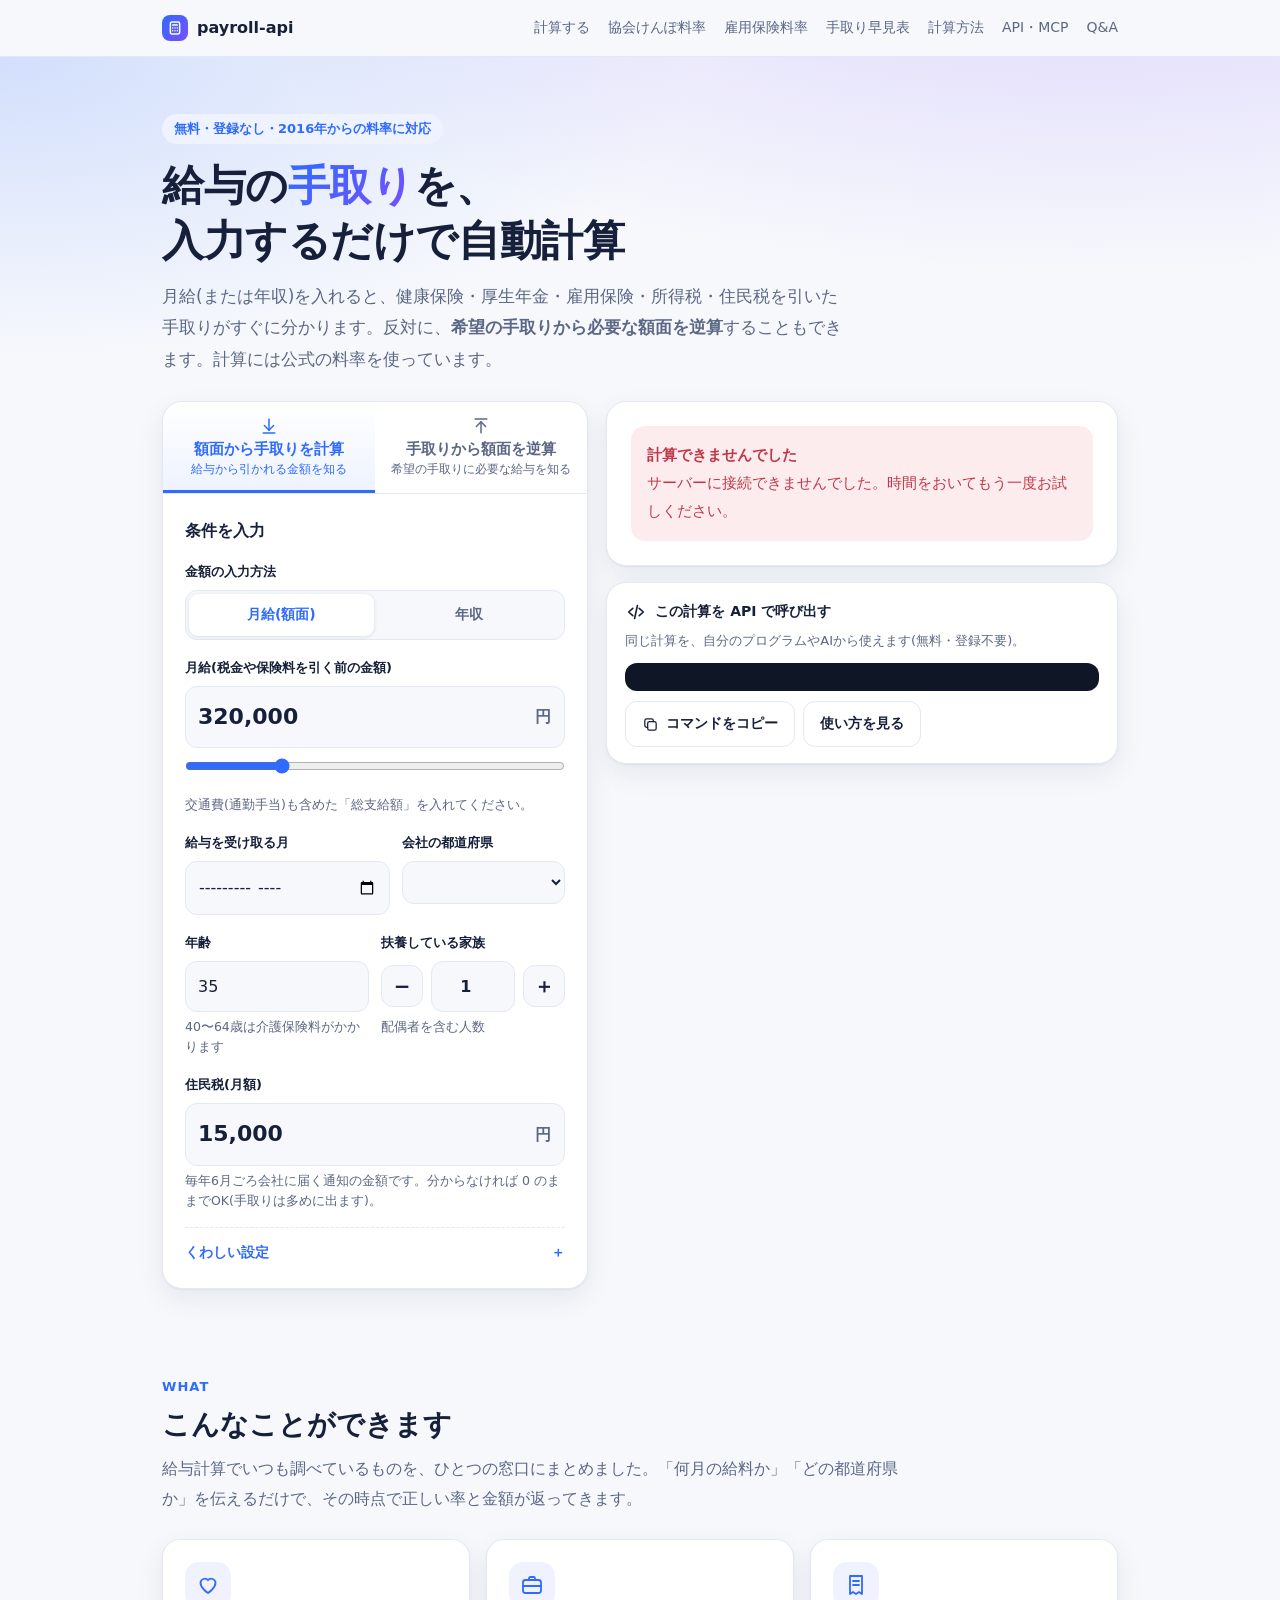
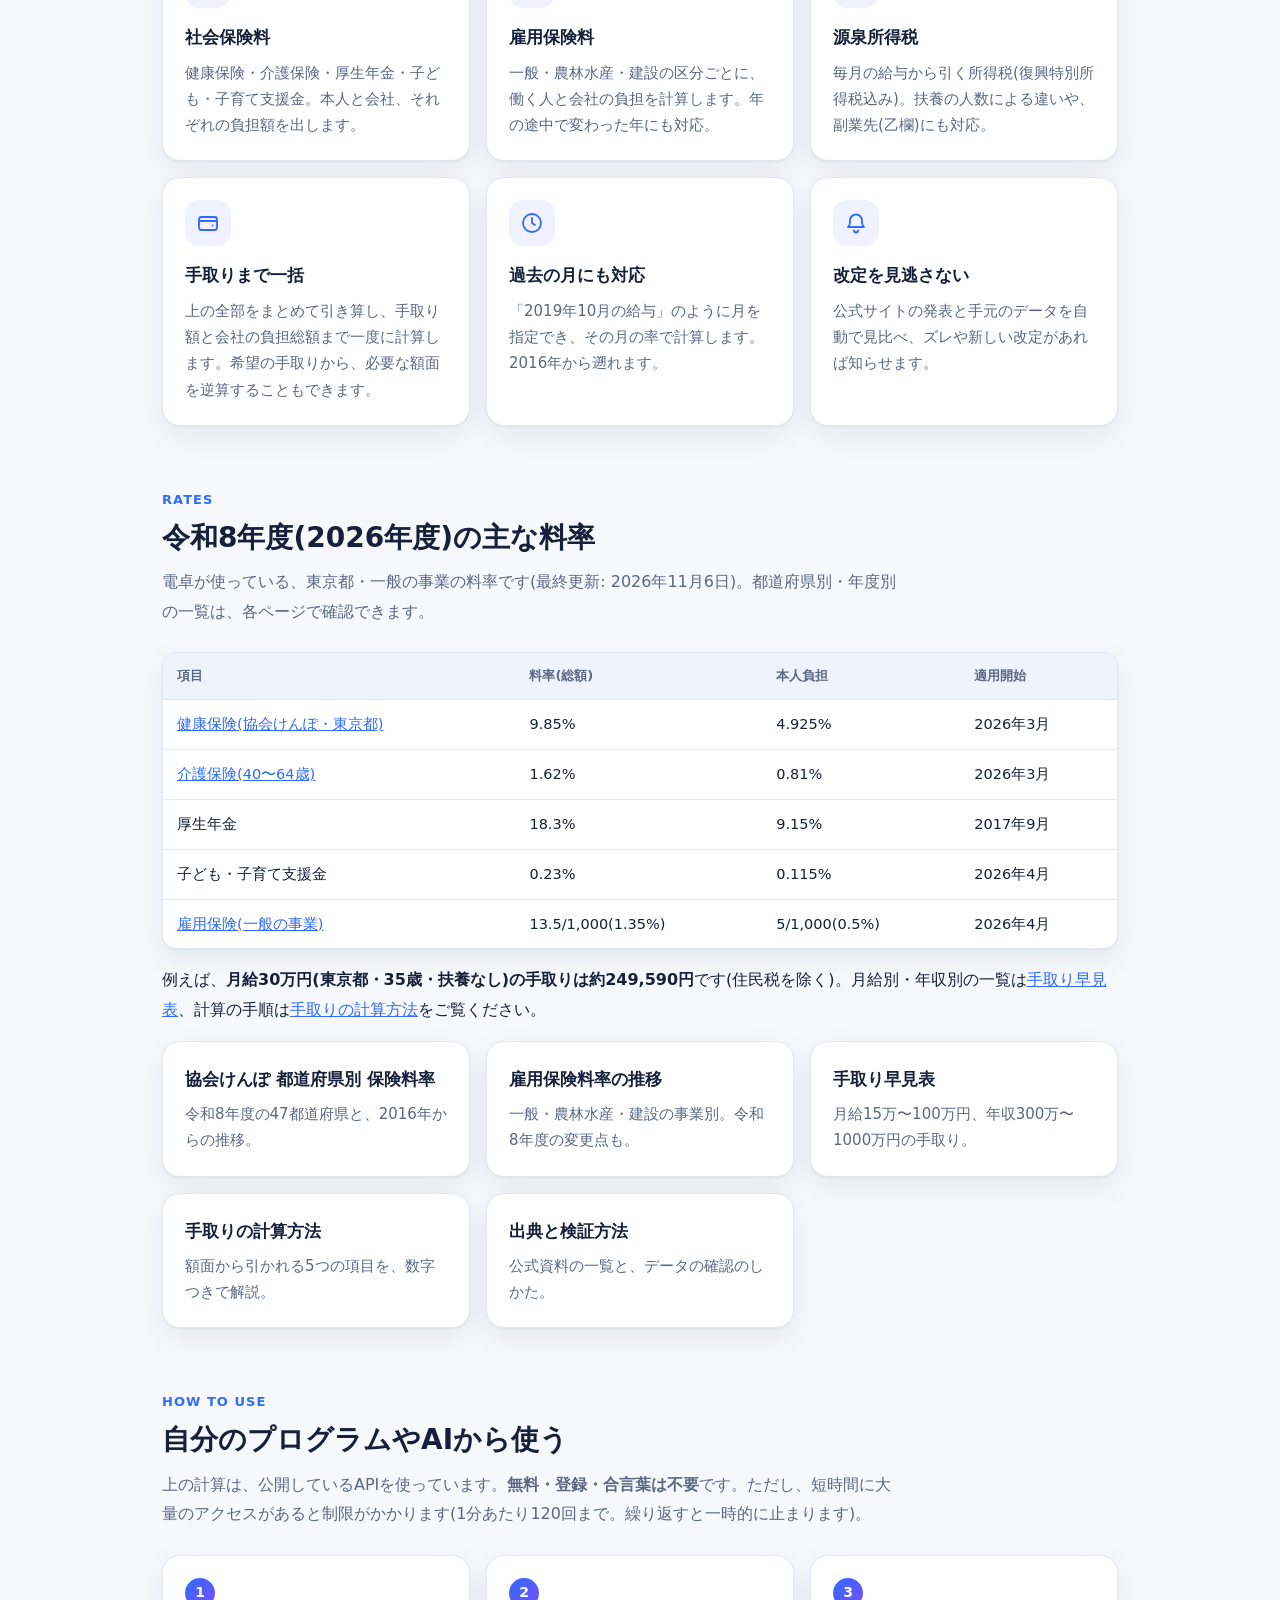
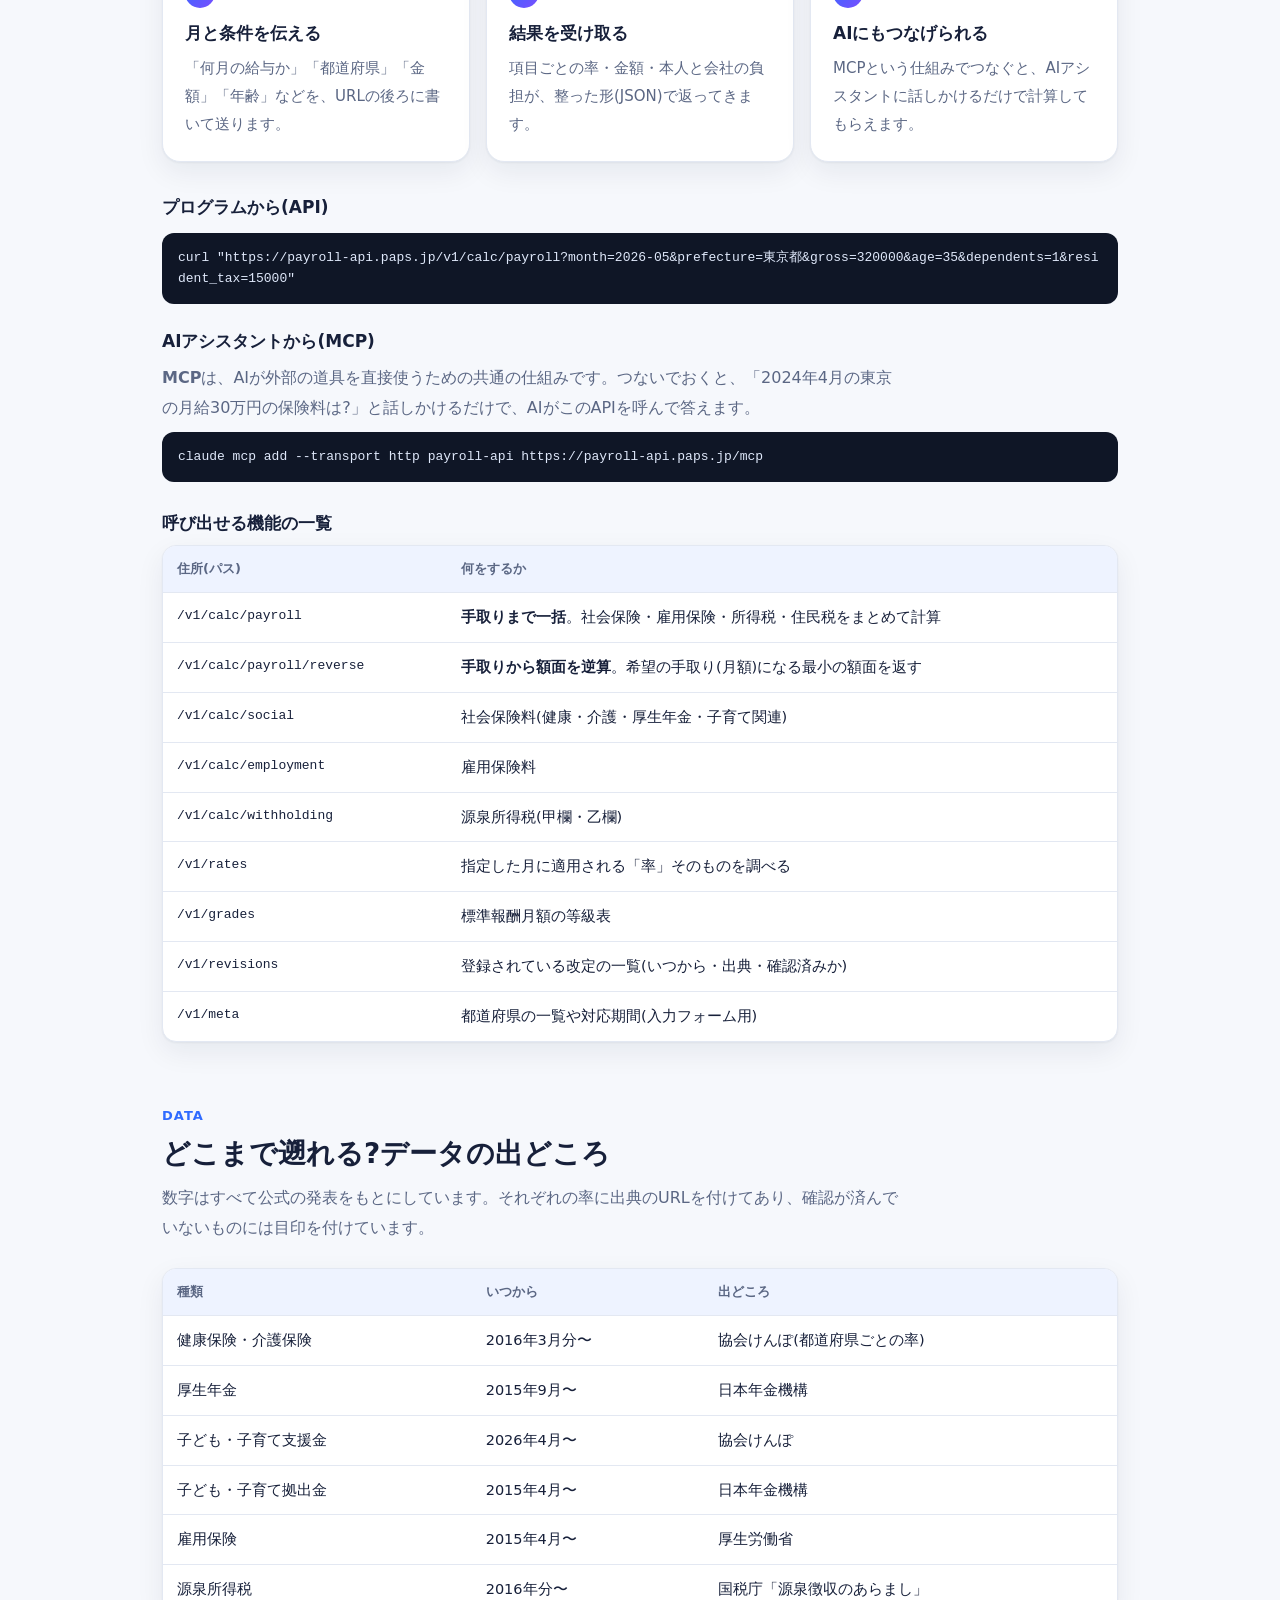
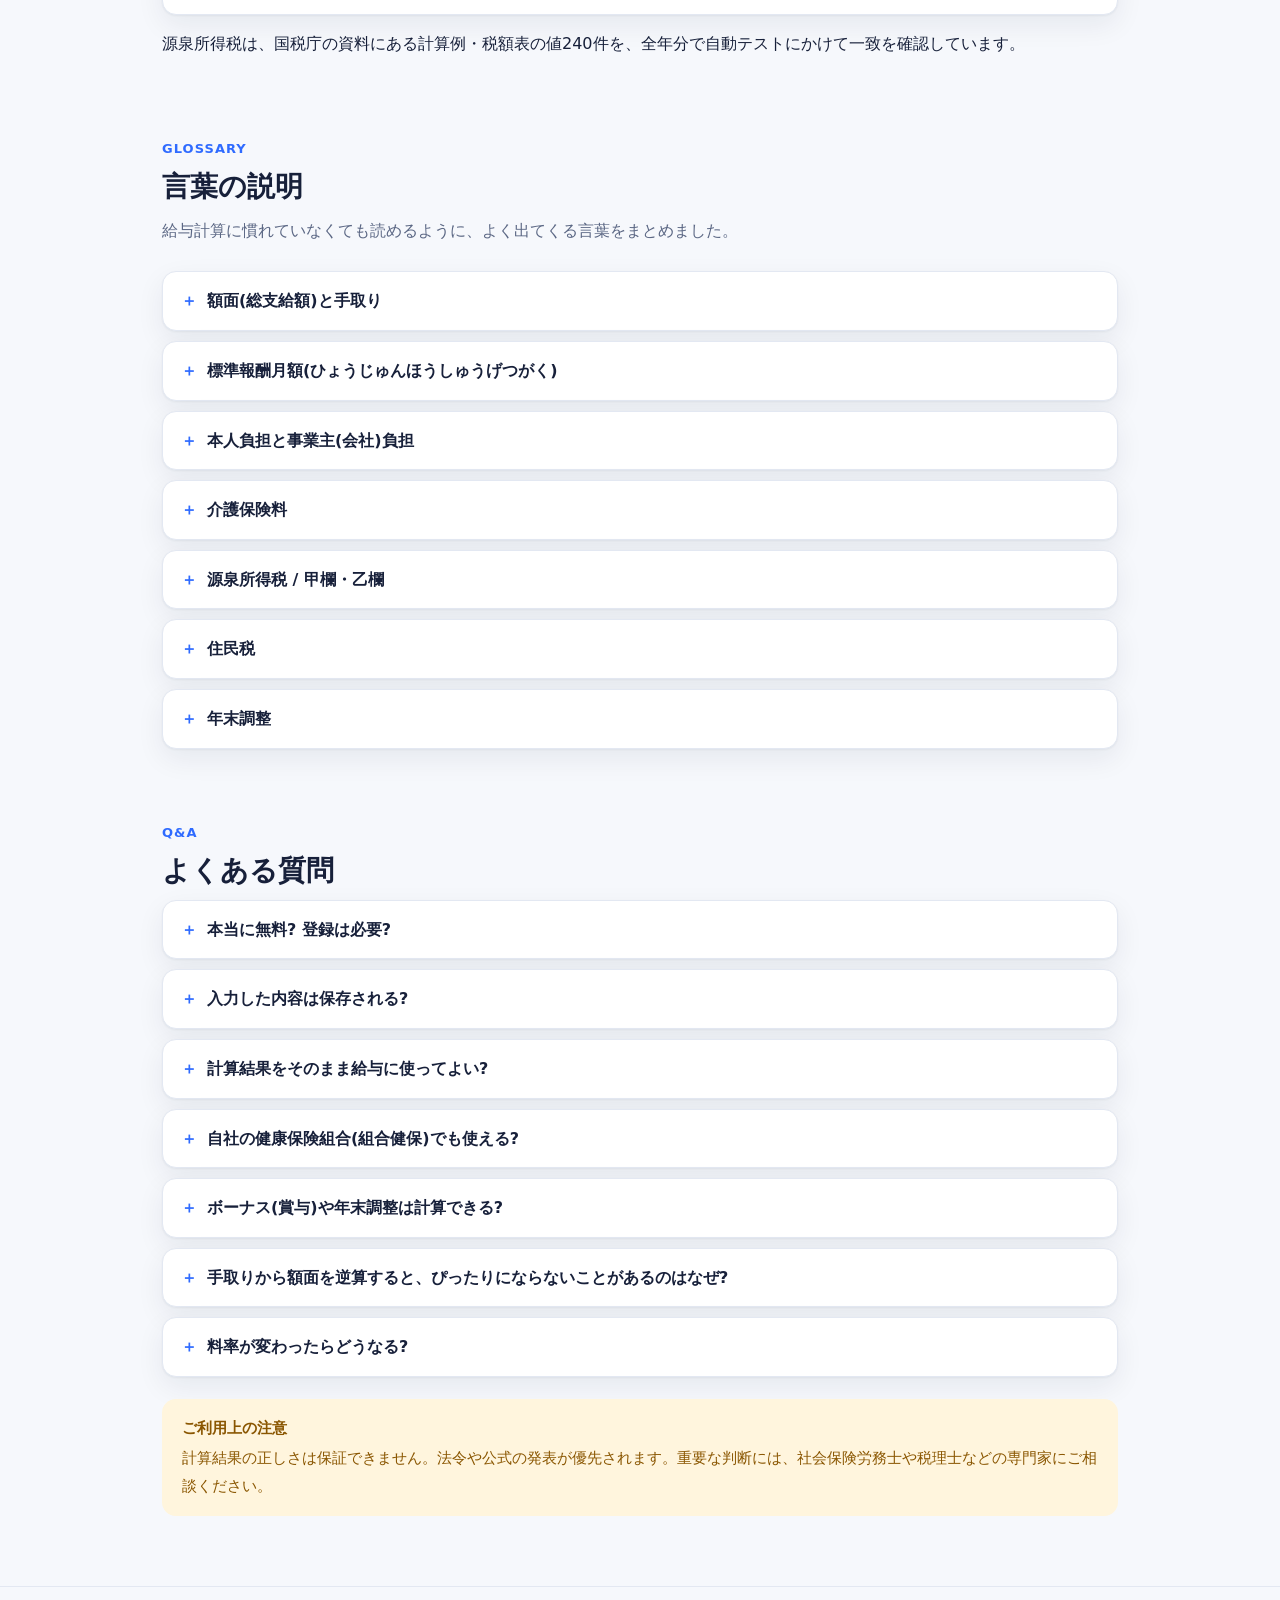
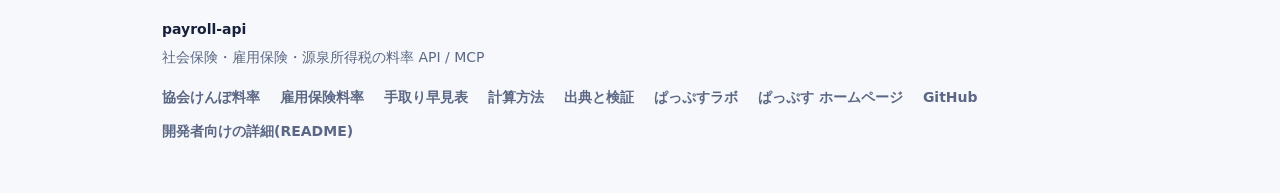
<file: docs/index.html>
<!DOCTYPE html>
<html lang="ja">
<head>
<meta charset="utf-8">
<meta name="viewport" content="width=device-width, initial-scale=1">
<title>手取り計算(額面⇔手取り)社会保険料・所得税を自動計算【令和8年度・2016年〜】| payroll-api</title>
<meta property="og:type" content="website">
<meta property="og:title" content="手取り計算(額面⇔手取り)社会保険料・所得税を自動計算 | payroll-api">
<meta property="og:description" content="月給や年収を入力するだけで、社会保険料・雇用保険料・所得税を引いた手取りを自動計算。2016年からの料率に対応。">
<meta property="og:url" content="https://paps-jp.github.io/payroll-api/">
<meta property="og:image" content="https://paps-jp.github.io/payroll-api/images/calculator-result.jpg">
<meta name="twitter:card" content="summary_large_image">
<meta name="description" content="月給・年収から手取りを自動計算。希望の手取りから必要な額面の逆算もできます。協会けんぽ・厚生年金・雇用保険・所得税(令和8年度、2016年から)に対応。無料・登録不要、API/MCPあり。">
<link rel="canonical" href="https://paps-jp.github.io/payroll-api/">
<style>
:root{
  --bg:#f6f8fc;--surface:#fff;--fg:#17203a;--mut:#5b6784;--line:#e3e8f2;
  --brand:#2f6bff;--brand2:#7a4dff;--soft:#eef3ff;--soft2:#f3f0ff;
  --c-net:#16a68a;--c-soc:#2f6bff;--c-emp:#f0a020;--c-tax:#ec5f67;--c-res:#8a63ff;
  --code:#0f1626;--codefg:#dfe8fa;--warnbg:#fff5dd;--warn:#8a5600;--err:#c0394b;--errbg:#fdecee;
  --shadow:0 1px 2px rgba(20,30,60,.05),0 10px 28px rgba(20,30,60,.07);
}
@media (prefers-color-scheme:dark){:root{
  --bg:#0d1119;--surface:#151b28;--fg:#e8ecf5;--mut:#9aa6bf;--line:#252d40;
  --soft:#18223a;--soft2:#1e1b36;--code:#090d14;--warnbg:#2b2213;--warn:#f0c37a;--err:#ff8b9b;--errbg:#34171d;
  --shadow:0 1px 2px rgba(0,0,0,.4),0 10px 28px rgba(0,0,0,.3);
}}
*{box-sizing:border-box}
html{scroll-behavior:smooth;scroll-padding-top:72px}
body{margin:0;background:var(--bg);color:var(--fg);font:16px/1.85 system-ui,-apple-system,"Hiragino Sans","Yu Gothic UI","Noto Sans JP",sans-serif;-webkit-font-smoothing:antialiased}
a{color:var(--brand)}
.wrap{max-width:1000px;margin:0 auto;padding:0 22px}

/* icons: one set, one style */
.i{width:22px;height:22px;stroke:currentColor;fill:none;stroke-width:1.8;stroke-linecap:round;stroke-linejoin:round;flex:none}
.ico{width:46px;height:46px;border-radius:14px;display:grid;place-items:center;margin-bottom:14px;color:var(--brand);background:linear-gradient(135deg,var(--soft),var(--soft2))}
.ico .i{width:24px;height:24px}

/* top bar */
.bar{position:sticky;top:0;z-index:20;background:color-mix(in srgb,var(--bg) 88%,transparent);backdrop-filter:blur(10px);border-bottom:1px solid var(--line)}
.bar .wrap{display:flex;align-items:center;gap:22px;height:56px}
.logo{flex:none;white-space:nowrap;font-weight:800;color:var(--fg);text-decoration:none;display:flex;align-items:center;gap:9px}
.logo b{width:26px;height:26px;border-radius:8px;background:linear-gradient(135deg,var(--brand),var(--brand2));display:grid;place-items:center;color:#fff}
.logo .i{width:16px;height:16px;stroke-width:2.2}
.bar nav{display:flex;gap:18px;margin-left:auto;font-size:14px;overflow-x:auto;white-space:nowrap}
.bar nav a{color:var(--mut);text-decoration:none}
.bar nav a:hover{color:var(--fg)}

/* hero */
.hero{padding:56px 0 30px;background:radial-gradient(900px 340px at 85% -10%,color-mix(in srgb,var(--brand2) 20%,transparent),transparent),radial-gradient(700px 300px at 0% 0%,color-mix(in srgb,var(--brand) 18%,transparent),transparent)}
.pill{display:inline-block;font-size:13px;font-weight:600;color:var(--brand);background:var(--soft);border-radius:999px;padding:3px 12px}
h1{margin:14px 0 12px;font-size:clamp(28px,5vw,42px);line-height:1.32;letter-spacing:-.01em}
h1 em{font-style:normal;background:linear-gradient(135deg,var(--brand),var(--brand2));-webkit-background-clip:text;background-clip:text;color:transparent}
.lead{font-size:17px;color:var(--mut);max-width:680px;margin:0}

/* calculator */
.calc{display:grid;grid-template-columns:minmax(0,5fr) minmax(0,6fr);gap:18px;margin-top:26px;align-items:start}
@media (max-width:860px){.calc{grid-template-columns:1fr}}
.panel{background:var(--surface);border:1px solid var(--line);border-radius:20px;box-shadow:var(--shadow)}
.form{padding:0;overflow:hidden}
.fbody{padding:22px}
.tabs{display:grid;grid-template-columns:1fr 1fr;border-bottom:1px solid var(--line)}
.tabs button{font:inherit;border:0;background:none;padding:14px 10px 12px;cursor:pointer;color:var(--mut);font-weight:800;font-size:15px;border-bottom:3px solid transparent;line-height:1.4;display:flex;flex-direction:column;align-items:center;gap:1px}
.tabs button small{font-weight:500;font-size:12px}
.tabs button:hover{color:var(--fg)}
.tabs button[aria-selected=true]{color:var(--brand);border-bottom-color:var(--brand);background:linear-gradient(180deg,transparent,var(--soft))}
.tabs .i{width:20px;height:20px;margin-bottom:2px}
.form h2{font-size:16px;margin:0 0 14px}
.f{margin-bottom:16px}
.f label,.f .lb{display:block;font-size:13px;font-weight:700;margin-bottom:6px}
.f .hint{font-size:12.5px;color:var(--mut);margin-top:5px;line-height:1.6}
input[type=text],input[type=number],input[type=month],select{width:100%;font:inherit;font-size:16px;padding:10px 12px;border:1px solid var(--line);border-radius:12px;background:var(--bg);color:var(--fg);outline:none;transition:border-color .15s,box-shadow .15s}
input:focus,select:focus{border-color:var(--brand);box-shadow:0 0 0 3px color-mix(in srgb,var(--brand) 22%,transparent)}
.row2{display:grid;grid-template-columns:1fr 1fr;gap:12px}
.seg{display:grid;grid-template-columns:1fr 1fr;background:var(--bg);border:1px solid var(--line);border-radius:12px;padding:3px;gap:3px}
.seg button{font:inherit;font-size:14px;font-weight:700;border:0;background:none;color:var(--mut);padding:8px;border-radius:9px;cursor:pointer}
.seg button[aria-pressed=true]{background:var(--surface);color:var(--brand);box-shadow:0 1px 4px rgba(20,30,60,.12)}
.amt{position:relative}
.amt input{padding-right:40px;font-size:22px;font-weight:800;font-variant-numeric:tabular-nums}
.amt span{position:absolute;right:14px;top:50%;transform:translateY(-50%);color:var(--mut);font-weight:700}
input[type=range]{width:100%;accent-color:var(--brand);margin:10px 0 2px}
.chips{display:flex;flex-wrap:wrap;gap:6px;margin-top:6px}
.chip{font:inherit;font-size:13px;font-weight:700;padding:4px 12px;border-radius:999px;border:1px solid var(--line);background:var(--bg);color:var(--mut);cursor:pointer}
.chip:hover{color:var(--brand);border-color:var(--brand)}
.step{display:grid;grid-template-columns:42px 1fr 42px;gap:8px;align-items:center}
.step button{font:inherit;font-size:20px;font-weight:700;height:42px;border-radius:12px;border:1px solid var(--line);background:var(--bg);color:var(--fg);cursor:pointer}
.step button:hover{border-color:var(--brand);color:var(--brand)}
.step input{text-align:center;font-weight:800}
details.adv{border-top:1px dashed var(--line);margin-top:6px;padding-top:12px}
details.adv summary{cursor:pointer;font-weight:700;font-size:14px;color:var(--brand);list-style:none;display:flex;align-items:center;gap:6px}
details.adv summary::-webkit-details-marker{display:none}
details.adv summary:after{content:"＋";margin-left:auto}
details.adv[open] summary:after{content:"－"}
details.adv .body{padding-top:14px}

.result{padding:0;overflow:hidden;transition:opacity .2s}
.result.loading{opacity:.55}
.res-top{padding:24px 24px 6px;background:linear-gradient(135deg,var(--soft),var(--soft2))}
.res-top small{color:var(--mut);font-weight:600}
.net{font-size:clamp(38px,7vw,52px);font-weight:800;line-height:1.2;font-variant-numeric:tabular-nums;letter-spacing:-.01em}
.net small{font-size:18px;margin-left:4px}
.rate-line{margin:2px 0 14px;color:var(--mut);font-size:14px}
.rate-line b{color:var(--c-net)}
.stack{display:flex;height:16px;border-radius:999px;overflow:hidden;margin:0 24px;background:var(--line)}
.stack i{display:block;height:100%;transition:width .35s ease}
.legend{display:flex;flex-wrap:wrap;gap:4px 14px;padding:10px 24px 0;font-size:12.5px;color:var(--mut)}
.legend span:before{content:"";display:inline-block;width:9px;height:9px;border-radius:50%;margin-right:5px;background:var(--c)}
.rows{padding:10px 24px 4px}
.r{display:flex;align-items:baseline;gap:10px;padding:10px 0;border-bottom:1px dashed var(--line)}
.r .n{flex:1;min-width:0}
.r .n small{display:block;color:var(--mut);font-size:12.5px;line-height:1.55}
.r .v{font-variant-numeric:tabular-nums;font-weight:700;white-space:nowrap}
.r .dot{width:10px;height:10px;border-radius:50%;flex:none;background:var(--c);transform:translateY(1px)}
.r.subr{padding:3px 0 3px 20px;border:0;font-size:14px;color:var(--mut)}
.r.subr .v{font-weight:600}
.r.tot{border-bottom:0;font-weight:800}
.co{margin:6px 24px 0;padding:14px 16px;border-radius:14px;background:var(--soft);font-size:14.5px;color:var(--mut)}
.co b{color:var(--fg)}
.foot{padding:14px 24px 20px;display:flex;flex-wrap:wrap;gap:8px 16px;align-items:center;font-size:12.5px;color:var(--mut)}
.btn{display:inline-flex;align-items:center;gap:7px;font:inherit;font-size:14px;font-weight:700;padding:9px 16px;border-radius:12px;border:1px solid var(--line);background:var(--surface);color:var(--fg);cursor:pointer;text-decoration:none}
.btn:hover{border-color:var(--brand);color:var(--brand)}
.btn .i{width:17px;height:17px}
.btn.p{background:linear-gradient(135deg,var(--brand),var(--brand2));color:#fff;border:0}
.cite{display:inline-grid;place-items:center;min-width:17px;height:17px;padding:0 5px;margin-left:6px;border-radius:999px;background:var(--soft);color:var(--brand);font-size:11px;font-weight:800;line-height:1;text-decoration:none;vertical-align:2px;border:1px solid color-mix(in srgb,var(--brand) 28%,transparent);font-variant-numeric:tabular-nums}
.cite:hover{background:var(--brand);color:#fff;border-color:var(--brand)}
.refs{padding:8px 24px 4px}
.refs h4{margin:10px 0 4px;font-size:14px;display:flex;align-items:center;gap:8px}
.refs h4 .i{width:18px;height:18px;color:var(--brand)}
.refs .lead2{margin:0 0 10px;color:var(--mut);font-size:12.5px;line-height:1.6}
.refs-grid{display:grid;grid-template-columns:repeat(auto-fit,minmax(min(230px,100%),1fr));gap:10px}
.src{display:flex;gap:10px;padding:11px 12px;border:1px solid var(--line);border-radius:14px;text-decoration:none;color:var(--fg);background:var(--surface);transition:border-color .15s,box-shadow .15s}
.src:hover{border-color:var(--brand);box-shadow:0 3px 12px rgba(47,107,255,.14)}
.src .num{flex:none;width:22px;height:22px;border-radius:50%;background:linear-gradient(135deg,var(--brand),var(--brand2));color:#fff;display:grid;place-items:center;font-size:12px;font-weight:800}
.src .b{min-width:0;flex:1}
.src .b b{display:block;font-size:13.5px;line-height:1.5}
.src .b small{display:block;color:var(--mut);font-size:12px;line-height:1.55;overflow-wrap:anywhere}
.src .b .host{display:flex;align-items:center;gap:5px;margin-top:3px;color:var(--brand);font-weight:600}
.src .b .host .i{width:13px;height:13px}
.src .chk{display:inline-block;margin-left:6px;font-size:11px;font-weight:700;color:var(--warn);background:var(--warnbg);border-radius:999px;padding:0 7px}
.err{margin:24px;padding:16px;border-radius:14px;background:var(--errbg);color:var(--err);font-size:15px}
.apibox{margin-top:16px;padding:16px 18px}
.apibox h3{margin:0 0 4px;font-size:14px;display:flex;align-items:center;gap:8px}
.apibox p{margin:0 0 8px;color:var(--mut);font-size:13px}

/* sections */
section{padding:56px 0 6px}
.eyebrow{font-size:13px;font-weight:700;color:var(--brand);letter-spacing:.08em}
h2.t{margin:6px 0 10px;font-size:28px;line-height:1.4}
.sub{color:var(--mut);margin:0 0 26px;max-width:740px}
h3{margin:0 0 6px;font-size:17px}
.grid{display:grid;grid-template-columns:repeat(auto-fit,minmax(min(270px,100%),1fr));gap:16px}
.card{background:var(--surface);border:1px solid var(--line);border-radius:18px;padding:22px;box-shadow:var(--shadow)}
.card p{margin:6px 0 0;color:var(--mut);font-size:15px;line-height:1.75}
.steps{display:grid;grid-template-columns:repeat(auto-fit,minmax(min(260px,100%),1fr));gap:16px;counter-reset:s}
.stepc{background:var(--surface);border:1px solid var(--line);border-radius:18px;padding:22px;box-shadow:var(--shadow)}
.stepc:before{counter-increment:s;content:counter(s);display:grid;place-items:center;width:30px;height:30px;border-radius:50%;background:linear-gradient(135deg,var(--brand),var(--brand2));color:#fff;font-weight:800;font-size:14px;margin-bottom:10px}
.stepc p{margin:4px 0 0;color:var(--mut);font-size:15px}
pre{background:var(--code);color:var(--codefg);border-radius:12px;padding:14px 16px;overflow:auto;font:13px/1.65 ui-monospace,SFMono-Regular,Consolas,monospace;margin:10px 0;white-space:pre-wrap;word-break:break-all}
code{font:13px ui-monospace,SFMono-Regular,Consolas,monospace;background:var(--soft);border-radius:6px;padding:1px 6px}
pre code{background:none;padding:0}
.tw{overflow-x:auto;border:1px solid var(--line);border-radius:14px;background:var(--surface);box-shadow:var(--shadow)}
table{width:100%;border-collapse:collapse;font-size:14.5px}
th,td{padding:11px 14px;text-align:left;border-bottom:1px solid var(--line);vertical-align:top}
tr:last-child td{border-bottom:0}
th{background:var(--soft);font-size:13px;color:var(--mut)}
td.k{font-family:ui-monospace,Consolas,monospace;font-size:13px;white-space:nowrap}
details.q{background:var(--surface);border:1px solid var(--line);border-radius:14px;padding:0 18px;margin:10px 0;box-shadow:var(--shadow)}
details.q summary{cursor:pointer;font-weight:700;padding:14px 0;list-style:none;display:flex;gap:10px;align-items:center}
details.q summary::-webkit-details-marker{display:none}
details.q summary:before{content:"＋";color:var(--brand);font-weight:800}
details.q[open] summary:before{content:"－"}
details.q p{margin:0 0 14px;color:var(--mut);font-size:15px}
.note{background:var(--warnbg);color:var(--warn);border-radius:14px;padding:16px 20px;font-size:15px}
.note b{display:block;margin-bottom:2px}
footer{margin-top:64px;border-top:1px solid var(--line);padding:30px 0 48px;color:var(--mut);font-size:14px}
footer .wrap{display:flex;flex-wrap:wrap;gap:14px 32px;justify-content:space-between;align-items:flex-start}
.f-main{display:flex;flex-direction:column;gap:2px}
.f-name{font-weight:800;color:var(--fg)}
.f-links{display:flex;flex-wrap:wrap;gap:8px 20px}
.f-links a{color:var(--mut);text-decoration:none;font-weight:600}
.f-links a:hover{color:var(--brand)}
@media (max-width:560px){.refs{padding-left:18px;padding-right:18px}.hero{padding-top:36px}h2.t{font-size:24px}.bar nav{gap:14px}.fbody,.res-top{padding-left:18px;padding-right:18px}.rows,.legend,.foot{padding-left:18px;padding-right:18px}.stack,.co{margin-left:18px;margin-right:18px}}
</style>
<!--LD:START-->
<script type="application/ld+json">{"@context":"https://schema.org","@type":"WebApplication","name":"手取り計算(額面⇔手取り)| payroll-api","url":"https://paps-jp.github.io/payroll-api/","applicationCategory":"BusinessApplication","operatingSystem":"Web","inLanguage":"ja","isAccessibleForFree":true,"offers":{"@type":"Offer","price":"0","priceCurrency":"JPY"},"description":"月給や年収から、社会保険料・雇用保険料・所得税・住民税を引いた手取りを自動計算。希望の手取りから必要な額面を逆算することもできます。2016年からの公式料率に対応。","image":"https://paps-jp.github.io/payroll-api/images/calculator-result.jpg","dateModified":"2026-11-06","publisher":{"@type":"Organization","name":"ぱっぷすラボ(PAPS-Lab)","url":"https://paps-jp.github.io/"}}</script>
<script type="application/ld+json">{"@context":"https://schema.org","@type":"WebSite","name":"payroll-api","url":"https://paps-jp.github.io/payroll-api/","inLanguage":"ja","publisher":{"@type":"Organization","name":"ぱっぷすラボ(PAPS-Lab)","url":"https://paps-jp.github.io/"}}</script>
<!--LD:END-->
</head>
<body>

<!-- icon sprite: all icons share one grid (24px), stroke and style -->
<svg width="0" height="0" style="position:absolute" aria-hidden="true">
  <symbol id="i-calc" viewBox="0 0 24 24"><rect x="5" y="3" width="14" height="18" rx="2.5"/><path d="M8.5 7.5h7"/><path d="M8.5 12h.01M12 12h.01M15.5 12h.01M8.5 16h.01M12 16h.01M15.5 16h.01"/></symbol>
  <symbol id="i-heart" viewBox="0 0 24 24"><path d="M12 20s-7.5-4.6-7.5-10.2A4.3 4.3 0 0 1 12 7.2a4.3 4.3 0 0 1 7.5 2.6C19.5 15.4 12 20 12 20z"/></symbol>
  <symbol id="i-brief" viewBox="0 0 24 24"><rect x="3" y="7" width="18" height="13" rx="2.5"/><path d="M9 7V5.5A1.5 1.5 0 0 1 10.5 4h3A1.5 1.5 0 0 1 15 5.5V7"/><path d="M3 13h18"/></symbol>
  <symbol id="i-receipt" viewBox="0 0 24 24"><path d="M6 3h12v18l-3-2-3 2-3-2-3 2z"/><path d="M9 8h6M9 12h6"/></symbol>
  <symbol id="i-wallet" viewBox="0 0 24 24"><rect x="3" y="6" width="18" height="13" rx="2.5"/><path d="M3 10h18"/><path d="M16.5 14.5h.01"/></symbol>
  <symbol id="i-clock" viewBox="0 0 24 24"><circle cx="12" cy="12" r="9"/><path d="M12 7v5l3 2"/></symbol>
  <symbol id="i-bell" viewBox="0 0 24 24"><path d="M6 9.5a6 6 0 1 1 12 0c0 5 2 6.5 2 6.5H4s2-1.500 2-6.500z"/><path d="M10 19.5a2 2 0 0 0 4 0"/></symbol>
  <symbol id="i-link" viewBox="0 0 24 24"><path d="M10 14a4 4 0 0 0 5.700 0l3-3a4 4 0 0 0-5.700-5.700l-1 1"/><path d="M14 10a4 4 0 0 0-5.700 0l-3 3a4 4 0 0 0 5.700 5.700l1-1"/></symbol>
  <symbol id="i-code" viewBox="0 0 24 24"><path d="M8.500 8 4 12l4.500 4"/><path d="m15.500 8 4.500 4-4.500 4"/><path d="m13.500 5-3 14"/></symbol>
  <symbol id="i-down" viewBox="0 0 24 24"><path d="M12 4v13"/><path d="m6.500 11.500 5.500 5.500 5.500-5.500"/><path d="M5 20.500h14"/></symbol>
  <symbol id="i-up" viewBox="0 0 24 24"><path d="M12 20V7"/><path d="m6.500 12.500 5.500-5.500 5.500 5.500"/><path d="M5 3.500h14"/></symbol>
  <symbol id="i-book" viewBox="0 0 24 24"><path d="M4 5.500A1.500 1.500 0 0 1 5.500 4H11v15H5.500A1.500 1.500 0 0 0 4 20.500z"/><path d="M20 5.500A1.500 1.500 0 0 0 18.500 4H13v15h5.500a1.500 1.500 0 0 1 1.500 1.500z"/></symbol>
  <symbol id="i-ext" viewBox="0 0 24 24"><path d="M14 4h6v6"/><path d="m20 4-9 9"/><path d="M18 14v4.500a1.500 1.500 0 0 1-1.500 1.500h-11A1.500 1.500 0 0 1 4 18.500v-11A1.500 1.500 0 0 1 5.500 6H10"/></symbol>
  <symbol id="i-copy" viewBox="0 0 24 24"><rect x="8" y="8" width="12" height="12" rx="2.500"/><path d="M16 8V6.500A2.500 2.500 0 0 0 13.500 4h-7A2.500 2.500 0 0 0 4 6.500v7A2.500 2.500 0 0 0 6.500 16H8"/></symbol>
</svg>

<div class="bar"><div class="wrap">
  <a class="logo" href="#top"><b><svg class="i"><use href="#i-calc"/></svg></b>payroll-api</a>
  <nav><a href="#calc">計算する</a><a href="kenpo/">協会けんぽ料率</a><a href="koyo/">雇用保険料率</a><a href="tedori/">手取り早見表</a><a href="how-to/">計算方法</a><a href="#start">API・MCP</a><a href="#faq">Q&amp;A</a></nav>
</div></div>

<header class="hero" id="top"><div class="wrap">
  <span class="pill">無料・登録なし・2016年からの料率に対応</span>
  <h1>給与の<em>手取り</em>を、<br>入力するだけで自動計算</h1>
  <p class="lead">月給(または年収)を入れると、健康保険・厚生年金・雇用保険・所得税・住民税を引いた手取りがすぐに分かります。反対に、<b>希望の手取りから必要な額面を逆算</b>することもできます。計算には公式の料率を使っています。</p>

  <div class="calc" id="calc">
    <!-- 入力 -->
    <form class="panel form" id="form" autocomplete="off" onsubmit="return false">
      <div class="tabs" role="tablist" aria-label="計算の方向">
        <button type="button" role="tab" id="tFwd" aria-selected="true"><svg class="i"><use href="#i-down"/></svg>額面から手取りを計算<small>給与から引かれる金額を知る</small></button>
        <button type="button" role="tab" id="tRev" aria-selected="false"><svg class="i"><use href="#i-up"/></svg>手取りから額面を逆算<small>希望の手取りに必要な給与を知る</small></button>
      </div>
      <div class="fbody">
      <h2 id="formTitle">条件を入力</h2>

      <div class="f">
        <span class="lb">金額の入力方法</span>
        <div class="seg" role="group" aria-label="入力方法">
          <button type="button" id="mMonth" aria-pressed="true">月給(額面)</button>
          <button type="button" id="mYear" aria-pressed="false">年収</button>
        </div>
      </div>

      <div class="f">
        <label for="amt" id="amtLabel">月給(税金や保険料を引く前の金額)</label>
        <div class="amt"><input type="text" id="amt" inputmode="numeric" value="320,000"><span>円</span></div>
        <input type="range" id="rng" min="100000" max="1000000" step="10000" value="320000" aria-label="金額スライダー">
        <div class="chips" id="chips"></div>
        <div class="hint" id="amtHint">交通費(通勤手当)も含めた「総支給額」を入れてください。</div>
      </div>

      <div class="row2">
        <div class="f"><label for="month">給与を受け取る月</label><input type="month" id="month" min="2016-03"></div>
        <div class="f"><label for="pref">会社の都道府県</label><select id="pref"></select></div>
      </div>

      <div class="row2">
        <div class="f"><label for="age">年齢</label><input type="number" id="age" min="15" max="100" value="35">
          <div class="hint">40〜64歳は介護保険料がかかります</div></div>
        <div class="f"><span class="lb">扶養している家族</span>
          <div class="step"><button type="button" id="depM" aria-label="減らす">−</button><input type="number" id="dep" min="0" max="20" value="1"><button type="button" id="depP" aria-label="増やす">＋</button></div>
          <div class="hint">配偶者を含む人数</div></div>
      </div>

      <div class="f"><label for="res">住民税(月額)</label>
        <div class="amt"><input type="text" id="res" inputmode="numeric" value="15,000"><span>円</span></div>
        <div class="hint">毎年6月ごろ会社に届く通知の金額です。分からなければ 0 のままでOK(手取りは多めに出ます)。</div></div>

      <details class="adv"><summary>くわしい設定</summary><div class="body">
        <div class="f"><label for="com">非課税の通勤手当(月額)</label>
          <div class="amt"><input type="text" id="com" inputmode="numeric" value="10,000"><span>円</span></div>
          <div class="hint">電車・バスなどの通勤費は、所得税がかからない分(月15万円まで)です。</div></div>
        <div class="row2">
          <div class="f"><label for="ind">会社の事業の種類</label><select id="ind"></select></div>
          <div class="f"><label for="col">この会社での扱い</label><select id="col"><option value="ko">メインの勤め先</option><option value="otsu">副業・掛け持ち先</option></select></div>
        </div>
      </div></details>
      </div>
    </form>

    <!-- 結果 -->
    <div>
      <div class="panel result" id="result" aria-live="polite"></div>
      <div class="panel apibox">
        <h3><svg class="i"><use href="#i-code"/></svg>この計算を API で呼び出す</h3>
        <p>同じ計算を、自分のプログラムやAIから使えます(無料・登録不要)。</p>
        <pre id="curl"><code></code></pre>
        <div style="display:flex;flex-wrap:wrap;gap:8px"><button class="btn" id="cpCurl" type="button"><svg class="i"><use href="#i-copy"/></svg>コマンドをコピー</button><a class="btn" href="#start">使い方を見る</a></div>
      </div>
    </div>
  </div>
</div></header>

<main class="wrap">

<section id="what">
  <div class="eyebrow">WHAT</div>
  <h2 class="t">こんなことができます</h2>
  <p class="sub">給与計算でいつも調べているものを、ひとつの窓口にまとめました。「何月の給料か」「どの都道府県か」を伝えるだけで、その時点で正しい率と金額が返ってきます。</p>
  <div class="grid">
    <div class="card"><div class="ico"><svg class="i"><use href="#i-heart"/></svg></div><h3>社会保険料</h3><p>健康保険・介護保険・厚生年金・子ども・子育て支援金。本人と会社、それぞれの負担額を出します。</p></div>
    <div class="card"><div class="ico"><svg class="i"><use href="#i-brief"/></svg></div><h3>雇用保険料</h3><p>一般・農林水産・建設の区分ごとに、働く人と会社の負担を計算します。年の途中で変わった年にも対応。</p></div>
    <div class="card"><div class="ico"><svg class="i"><use href="#i-receipt"/></svg></div><h3>源泉所得税</h3><p>毎月の給与から引く所得税(復興特別所得税込み)。扶養の人数による違いや、副業先(乙欄)にも対応。</p></div>
    <div class="card"><div class="ico"><svg class="i"><use href="#i-wallet"/></svg></div><h3>手取りまで一括</h3><p>上の全部をまとめて引き算し、手取り額と会社の負担総額まで一度に計算します。希望の手取りから、必要な額面を逆算することもできます。</p></div>
    <div class="card"><div class="ico"><svg class="i"><use href="#i-clock"/></svg></div><h3>過去の月にも対応</h3><p>「2019年10月の給与」のように月を指定でき、その月の率で計算します。2016年から遡れます。</p></div>
    <div class="card"><div class="ico"><svg class="i"><use href="#i-bell"/></svg></div><h3>改定を見逃さない</h3><p>公式サイトの発表と手元のデータを自動で見比べ、ズレや新しい改定があれば知らせます。</p></div>
  </div>
</section>

<!--SEO:START-->
<section id="rates-now">
  <div class="eyebrow">RATES</div>
  <h2 class="t">令和8年度(2026年度)の主な料率</h2>
  <p class="sub">電卓が使っている、東京都・一般の事業の料率です(最終更新: 2026年11月6日)。都道府県別・年度別の一覧は、各ページで確認できます。</p>
  <div class="tw"><table>
    <tr><th>項目</th><th>料率(総額)</th><th>本人負担</th><th>適用開始</th></tr>
    <tr><td><a href="kenpo/">健康保険(協会けんぽ・東京都)</a></td><td>9.85%</td><td>4.925%</td><td>2026年3月</td></tr>
    <tr><td><a href="kenpo/#care">介護保険(40〜64歳)</a></td><td>1.62%</td><td>0.81%</td><td>2026年3月</td></tr>
    <tr><td>厚生年金</td><td>18.3%</td><td>9.15%</td><td>2017年9月</td></tr>
    <tr><td>子ども・子育て支援金</td><td>0.23%</td><td>0.115%</td><td>2026年4月</td></tr>
    <tr><td><a href="koyo/">雇用保険(一般の事業)</a></td><td>13.5/1,000(1.35%)</td><td>5/1,000(0.5%)</td><td>2026年4月</td></tr>
  </table></div>
  <p>例えば、<b>月給30万円(東京都・35歳・扶養なし)の手取りは約249,590円</b>です(住民税を除く)。月給別・年収別の一覧は<a href="tedori/">手取り早見表</a>、計算の手順は<a href="how-to/">手取りの計算方法</a>をご覧ください。</p>
  <div class="grid">
    <a class="card" href="kenpo/" style="text-decoration:none;color:inherit"><h3>協会けんぽ 都道府県別 保険料率</h3><p>令和8年度の47都道府県と、2016年からの推移。</p></a>
    <a class="card" href="koyo/" style="text-decoration:none;color:inherit"><h3>雇用保険料率の推移</h3><p>一般・農林水産・建設の事業別。令和8年度の変更点も。</p></a>
    <a class="card" href="tedori/" style="text-decoration:none;color:inherit"><h3>手取り早見表</h3><p>月給15万〜100万円、年収300万〜1000万円の手取り。</p></a>
    <a class="card" href="how-to/" style="text-decoration:none;color:inherit"><h3>手取りの計算方法</h3><p>額面から引かれる5つの項目を、数字つきで解説。</p></a>
    <a class="card" href="sources/" style="text-decoration:none;color:inherit"><h3>出典と検証方法</h3><p>公式資料の一覧と、データの確認のしかた。</p></a>
  </div>
</section>
<!--SEO:END-->

<section id="start">
  <div class="eyebrow">HOW TO USE</div>
  <h2 class="t">自分のプログラムやAIから使う</h2>
  <p class="sub">上の計算は、公開しているAPIを使っています。<b>無料・登録・合言葉は不要</b>です。ただし、短時間に大量のアクセスがあると制限がかかります(1分あたり120回まで。繰り返すと一時的に止まります)。</p>
  <div class="steps">
    <div class="stepc"><h3>月と条件を伝える</h3><p>「何月の給与か」「都道府県」「金額」「年齢」などを、URLの後ろに書いて送ります。</p></div>
    <div class="stepc"><h3>結果を受け取る</h3><p>項目ごとの率・金額・本人と会社の負担が、整った形(JSON)で返ってきます。</p></div>
    <div class="stepc"><h3>AIにもつなげられる</h3><p>MCPという仕組みでつなぐと、AIアシスタントに話しかけるだけで計算してもらえます。</p></div>
  </div>

  <h3 style="margin-top:30px">プログラムから(API)</h3>
  <pre><code>curl "https://payroll-api.paps.jp/v1/calc/payroll?month=2026-05&amp;prefecture=東京都&amp;gross=320000&amp;age=35&amp;dependents=1&amp;resident_tax=15000"</code></pre>

  <h3 style="margin-top:22px">AIアシスタントから(MCP)</h3>
  <p class="sub" style="margin-bottom:6px"><b>MCP</b>は、AIが外部の道具を直接使うための共通の仕組みです。つないでおくと、「2024年4月の東京の月給30万円の保険料は?」と話しかけるだけで、AIがこのAPIを呼んで答えます。</p>
  <pre><code>claude mcp add --transport http payroll-api https://payroll-api.paps.jp/mcp</code></pre>

  <h3 style="margin-top:26px">呼び出せる機能の一覧</h3>
  <div class="tw"><table>
    <tr><th>住所(パス)</th><th>何をするか</th></tr>
    <tr><td class="k">/v1/calc/payroll</td><td><b>手取りまで一括</b>。社会保険・雇用保険・所得税・住民税をまとめて計算</td></tr>
    <tr><td class="k">/v1/calc/payroll/reverse</td><td><b>手取りから額面を逆算</b>。希望の手取り(月額)になる最小の額面を返す</td></tr>
    <tr><td class="k">/v1/calc/social</td><td>社会保険料(健康・介護・厚生年金・子育て関連)</td></tr>
    <tr><td class="k">/v1/calc/employment</td><td>雇用保険料</td></tr>
    <tr><td class="k">/v1/calc/withholding</td><td>源泉所得税(甲欄・乙欄)</td></tr>
    <tr><td class="k">/v1/rates</td><td>指定した月に適用される「率」そのものを調べる</td></tr>
    <tr><td class="k">/v1/grades</td><td>標準報酬月額の等級表</td></tr>
    <tr><td class="k">/v1/revisions</td><td>登録されている改定の一覧(いつから・出典・確認済みか)</td></tr>
    <tr><td class="k">/v1/meta</td><td>都道府県の一覧や対応期間(入力フォーム用)</td></tr>
  </table></div>
</section>

<section id="data">
  <div class="eyebrow">DATA</div>
  <h2 class="t">どこまで遡れる?データの出どころ</h2>
  <p class="sub">数字はすべて公式の発表をもとにしています。それぞれの率に出典のURLを付けてあり、確認が済んでいないものには目印を付けています。</p>
  <div class="tw"><table>
    <tr><th>種類</th><th>いつから</th><th>出どころ</th></tr>
    <tr><td>健康保険・介護保険</td><td>2016年3月分〜</td><td>協会けんぽ(都道府県ごとの率)</td></tr>
    <tr><td>厚生年金</td><td>2015年9月〜</td><td>日本年金機構</td></tr>
    <tr><td>子ども・子育て支援金</td><td>2026年4月〜</td><td>協会けんぽ</td></tr>
    <tr><td>子ども・子育て拠出金</td><td>2015年4月〜</td><td>日本年金機構</td></tr>
    <tr><td>雇用保険</td><td>2015年4月〜</td><td>厚生労働省</td></tr>
    <tr><td>源泉所得税</td><td>2016年分〜</td><td>国税庁「源泉徴収のあらまし」</td></tr>
  </table></div>
  <p style="margin-top:14px">源泉所得税は、国税庁の資料にある計算例・税額表の値240件を、全年分で自動テストにかけて一致を確認しています。</p>
</section>

<section id="words">
  <div class="eyebrow">GLOSSARY</div>
  <h2 class="t">言葉の説明</h2>
  <p class="sub">給与計算に慣れていなくても読めるように、よく出てくる言葉をまとめました。</p>
  <details class="q"><summary>額面(総支給額)と手取り</summary><p><b>額面</b>は、保険料や税金を引く前の給与の合計です(通勤手当も含みます)。<b>手取り</b>は、そこから保険料・税金を引いて、実際に振り込まれる金額です。</p></details>
  <details class="q"><summary>標準報酬月額(ひょうじゅんほうしゅうげつがく)</summary><p>社会保険料を決めるための「ざっくり月給」です。実際の月給を50段階ほどの区分(等級)に当てはめた金額で、保険料はこの金額に率をかけて出します。</p></details>
  <details class="q"><summary>本人負担と事業主(会社)負担</summary><p>社会保険料は、働く人と会社が半分ずつ負担します(子ども・子育て拠出金だけは会社が全額)。給与から引かれるのは「本人負担」の分です。</p></details>
  <details class="q"><summary>介護保険料</summary><p>40歳から64歳の人だけが払う保険料です。健康保険料に上乗せされます。</p></details>
  <details class="q"><summary>源泉所得税 / 甲欄・乙欄</summary><p>毎月の給与から、会社が代わりに国へ納める所得税です。<b>甲欄</b>はメインの勤め先(扶養の届出を出している場合)、<b>乙欄</b>は副業先など届出がない場合の計算方法で、乙欄のほうが税率は高めです。</p></details>
  <details class="q"><summary>住民税</summary><p>住んでいる自治体から会社に毎年通知が届き、毎月ほぼ同じ金額を給与から引きます。金額は自治体が決めるため、計算ではなく、通知の金額を入力してもらいます。</p></details>
  <details class="q"><summary>年末調整</summary><p>1年間に引いた所得税を、年末にまとめて精算する手続きです。毎月の所得税が多少ずれても、ここで調整されます。</p></details>
</section>

<section id="faq">
  <div class="eyebrow">Q&amp;A</div>
  <h2 class="t">よくある質問</h2>
  <details class="q"><summary>本当に無料? 登録は必要?</summary><p>無料で、登録も合言葉も要りません。ただし全員が快適に使えるよう、短時間に大量のアクセスがあった場合は制限します(1分あたり120回まで。繰り返すと一時的にブロック)。</p></details>
  <details class="q"><summary>入力した内容は保存される?</summary><p>保存しません。入力された金額や年齢は計算にだけ使い、記録には残しません。</p></details>
  <details class="q"><summary>計算結果をそのまま給与に使ってよい?</summary><p>あくまで<b>目安</b>です。実際の給与計算では、最新の公式資料(協会けんぽ・日本年金機構・厚生労働省・国税庁)でも確認してください。</p></details>
  <details class="q"><summary>自社の健康保険組合(組合健保)でも使える?</summary><p>いいえ。対象は「協会けんぽ」に加入している会社です。組合健保や共済は率が違うため、対象外です。</p></details>
  <details class="q"><summary>ボーナス(賞与)や年末調整は計算できる?</summary><p>まだできません。毎月の給与に対応しています。年収で入力した場合は、ボーナスなしで12か月に均等に割った計算になります。そのほか、産休・育休中の免除、労災保険、日額表も未対応です。</p></details>
  <details class="q"><summary>手取りから額面を逆算すると、ぴったりにならないことがあるのはなぜ?</summary><p>社会保険料は、給与を「等級」という段階に当てはめて決まるため、額面を少し上げると保険料が一段上がり、手取りがわずかに減る境目があります。そのため、希望の手取りになる額面が複数あったり、ぴったりにならない場合があります。このページでは、<b>希望以上の手取りになる最小の額面</b>を表示します。</p></details>
  <details class="q"><summary>料率が変わったらどうなる?</summary><p>新しい率を「適用開始月つき」で追加するだけで、過去の月は昔の率のまま、新しい月は新しい率で計算されます。公式サイトとの照合は毎週自動で行い、改定を見つけたら知らせます。</p></details>

  <div class="note" style="margin-top:22px"><b>ご利用上の注意</b>計算結果の正しさは保証できません。法令や公式の発表が優先されます。重要な判断には、社会保険労務士や税理士などの専門家にご相談ください。</div>
</section>

</main>

<footer><div class="wrap">
  <div class="f-main">
    <span class="f-name">payroll-api</span>
    <span>社会保険・雇用保険・源泉所得税の料率 API / MCP</span>
  </div>
  <nav class="f-links" aria-label="関連リンク">
    <a href="kenpo/">協会けんぽ料率</a>
    <a href="koyo/">雇用保険料率</a>
    <a href="tedori/">手取り早見表</a>
    <a href="how-to/">計算方法</a>
    <a href="sources/">出典と検証</a>
    <a href="https://paps-jp.github.io/">ぱっぷすラボ</a>
    <a href="https://www.paps.jp">ぱっぷす ホームページ</a>
    <a href="https://github.com/paps-jp/payroll-api">GitHub</a>
    <a href="https://github.com/paps-jp/payroll-api#readme">開発者向けの詳細(README)</a>
  </nav>
</div></footer>

<script>
(() => {
  const API = 'https://payroll-api.paps.jp';
  const $ = id => document.getElementById(id);
  const yen = n => Number(n).toLocaleString('ja-JP');
  const num = s => parseInt(String(s).replace(/[^\d]/g, ''), 10) || 0;
  const COLORS = {net:'var(--c-net)', soc:'var(--c-soc)', emp:'var(--c-emp)', tax:'var(--c-tax)', res:'var(--c-res)'};
  let tab = 'fwd', mode = 'month', ctl = null, timer = null, last = null;

  // 入力欄の文言・スライダー・クイック選択は「どちらのタブか」×「月 or 年」で変わる
  const CFG = {
    fwd: {
      month: {seg:'月給(額面)', label:'月給(税金や保険料を引く前の金額)', hint:'交通費(通勤手当)も含めた「総支給額」を入れてください。', min:100000, max:1000000, step:10000, chips:[200000,250000,300000,350000,400000,500000]},
      year:  {seg:'年収', label:'年収(税金や保険料を引く前の金額)', hint:'ボーナスも含めた年間の総額です。ボーナスなしで12か月に均等に割って計算します。', min:2000000, max:12000000, step:100000, chips:[3000000,4000000,5000000,6000000,8000000,10000000]},
    },
    rev: {
      month: {seg:'手取り(月額)', label:'希望する手取り(毎月の振込額)', hint:'税金や保険料を引いたあとに、毎月振り込まれてほしい金額を入れてください。', min:100000, max:800000, step:10000, chips:[150000,200000,250000,300000,350000,400000]},
      year:  {seg:'手取り年収', label:'希望する手取り年収(1年間の振込額の合計)', hint:'ボーナスなしで12か月に均等に割って、必要な額面を逆算します。', min:2000000, max:10000000, step:100000, chips:[3000000,4000000,5000000,6000000,8000000]},
    },
  };
  const cfg = () => CFG[tab][mode];
  const chipText = v => (v / 10000) + '万円';

  function applyCfg() {
    const c = cfg();
    $('mMonth').textContent = CFG[tab].month.seg; $('mYear').textContent = CFG[tab].year.seg;
    $('mMonth').setAttribute('aria-pressed', mode === 'month'); $('mYear').setAttribute('aria-pressed', mode === 'year');
    $('amtLabel').textContent = c.label; $('amtHint').textContent = c.hint;
    $('rng').min = c.min; $('rng').max = c.max; $('rng').step = c.step; $('rng').value = num($('amt').value);
    $('chips').innerHTML = c.chips.map(v => `<button type="button" class="chip" data-v="${v}">${chipText(v)}</button>`).join('');
    $('tFwd').setAttribute('aria-selected', tab === 'fwd'); $('tRev').setAttribute('aria-selected', tab === 'rev');
  }

  function setMode(m) { // 月 ⇄ 年 の切り替え(金額は ×12 / ÷12 で引き継ぐ)
    const cur = num($('amt').value);
    mode = m;
    $('amt').value = yen(m === 'year' ? Math.round(cur * 12 / 100000) * 100000 : Math.round(cur / 12 / 10000) * 10000);
    applyCfg();
  }

  function setTab(t) { // 額面→手取り ⇄ 手取り→額面(直前の計算結果の値を引き継ぐ)
    if (t === tab) return;
    tab = t;
    if (last) {
      const v = t === 'rev' ? last.net : last.gross;
      $('amt').value = yen(mode === 'year' ? Math.round(v * 12 / 100000) * 100000 : Math.round(v / 10000) * 10000);
    }
    applyCfg();
  }

  const endpoint = () => tab === 'rev' ? '/v1/calc/payroll/reverse' : '/v1/calc/payroll';

  function params() {
    const a = num($('amt').value);
    const monthly = mode === 'year' ? Math.round(a / 12) : a;
    const p = {month: $('month').value, prefecture: $('pref').value};
    if (tab === 'rev') p.net = monthly; else p.gross = monthly;
    p.age = num($('age').value); p.dependents = num($('dep').value); p.resident_tax = num($('res').value);
    p.non_taxable_commute = tab === 'rev' ? num($('com').value) : Math.min(num($('com').value), monthly);
    p.industry = $('ind').value; p.column = $('col').value;
    return p;
  }
  const qs = p => Object.entries(p).map(([k, v]) => k + '=' + encodeURIComponent(v)).join('&');

  function share() {
    const s = {t:tab, m:$('month').value, p:$('pref').value, mode, a:num($('amt').value), age:num($('age').value), d:num($('dep').value),
               r:num($('res').value), c:num($('com').value), i:$('ind').value, k:$('col').value};
    history.replaceState(null, '', '#' + qs(s));
  }
  function load() {
    const h = new URLSearchParams(location.hash.slice(1));
    const g = (k, d) => h.has(k) ? h.get(k) : d;
    const now = new Date();
    $('month').value = g('m', now.getFullYear() + '-' + String(now.getMonth() + 1).padStart(2, '0'));
    if (h.has('p')) $('pref').value = h.get('p');
    tab = g('t', 'fwd') === 'rev' ? 'rev' : 'fwd';
    mode = g('mode', 'month') === 'year' ? 'year' : 'month';
    const dflt = tab === 'rev' ? 250000 : 320000;
    $('amt').value = yen(num(g('a', mode === 'year' ? dflt * 12 : dflt)));
    $('age').value = g('age', 35); $('dep').value = g('d', 1);
    $('res').value = yen(num(g('r', 15000))); $('com').value = yen(num(g('c', 10000)));
    if (h.has('i')) $('ind').value = h.get('i'); if (h.has('k')) $('col').value = h.get('k');
    applyCfg();
  }

  function row(cls, color, name, note, val) {
    return `<div class="r ${cls}">${color ? `<span class="dot" style="--c:${color}"></span>` : ''}<span class="n">${name}${note ? `<small>${note}</small>` : ''}</span><span class="v">${val}</span></div>`;
  }

  function render(data, p) {
    const rev = tab === 'rev';
    const r = rev ? data.payroll : data;
    const gross = r.gross, net = r.net_pay;
    last = {gross, net};
    // 参考文献: 同じ公式ページは1つにまとめて番号を振る(Google の AI 回答の出典のように)
    const esc = t => String(t).replace(/[&<>"']/g, c => ({'&':'&amp;','<':'&lt;','>':'&gt;','"':'&quot;',"'":'&#39;'}[c]));
    const srcs = r.sources || [], idx = {}, refs = [];
    srcs.forEach(x => { if (!(x.url in idx)) { idx[x.url] = refs.length + 1; refs.push({url: x.url, publisher: x.publisher, host: x.host, items: []}); } refs[idx[x.url] - 1].items.push(x); });
    const cite = key => { const x = srcs.find(y => y.key === key); return x && x.url ? `<a class="cite" href="${esc(x.url)}" target="_blank" rel="noopener" title="${esc(x.publisher + ':' + x.title)}" aria-label="出典${idx[x.url]}">${idx[x.url]}</a>` : ''; };
    const KEY = {'健康保険':'health','介護保険':'care','子ども・子育て支援金':'child_support','厚生年金':'pension'};
    const soc = r.social_insurance_worker, emp = r.employment_insurance_worker, tax = r.withholding.tax, res = r.resident_tax;
    const pct = v => (gross ? v / gross * 100 : 0);
    const seg = [[net,'net','手取り'],[soc,'soc','社会保険料'],[emp,'emp','雇用保険料'],[tax,'tax','所得税'],[res,'res','住民税']];
    const bar = seg.map(([v,k,t]) => `<i style="width:${pct(v).toFixed(2)}%;background:${COLORS[k]}" title="${t} ${yen(v)}円"></i>`).join('');
    const legend = seg.map(([v,k,t]) => `<span style="--c:${COLORS[k]}">${t}</span>`).join('');

    let subs = '';
    (r.social ? r.social.items : []).filter(i => i.worker > 0).forEach(i => { subs += row('subr', '', i.name + cite(KEY[i.name]), '', yen(i.worker) + '円'); });
    const a = num($('amt').value);
    const yearNote = mode === 'year'
      ? (rev ? `手取り年収 ${yen(a)}円 ÷ 12 = 月 ${yen(p.net)}円から逆算` : `年収 ${yen(a)}円 ÷ 12 = 月 ${yen(gross)}円で計算`) : '';
    const rows =
      row('', COLORS.net, '手取り', '実際に振り込まれる金額', yen(net) + '円') +
      row('', COLORS.soc, '社会保険料(本人分)', r.social && r.social.care_applies ? '介護保険を含む(40〜64歳)' : '健康保険・厚生年金など', yen(soc) + '円') + subs +
      row('', COLORS.emp, '雇用保険料(本人分)' + cite('employment'), r.employment ? '給与の ' + (r.employment.worker.per_mille / 10) + '%' : '', yen(emp) + '円') +
      row('', COLORS.tax, '所得税(源泉徴収)' + cite('withholding'), '社会保険料などを引いた ' + yen(r.amount_after_social_insurance) + '円が対象', yen(tax) + '円') +
      row('', COLORS.res, '住民税', res ? '入力いただいた金額' : '未入力(0円で計算)', yen(res) + '円') +
      row('tot', '', '総支給額(額面)', yearNote, yen(gross) + '円');

    const burden = r.employer_insurance_burden;
    const unv = ((r.social && r.social.unverified_rate_kinds) || []).filter(k => k !== 'grade_table');
    const warn = unv.length ? '・一部の率は公式での再確認中です' : '';
    const ym = p.month.replace('-', '年') + '月';
    const top = rev
      ? `<small>${ym} · 手取り ${yen(p.net)}円 にするために必要な額面(月額)</small>
        <div class="net">${yen(gross)}<small>円</small></div>
        <div class="rate-line">年収の目安 約${yen(gross * 12)}円(ボーナスなし) · 手取りは額面の <b>${pct(net).toFixed(1)}%</b></div>`
      : `<small>${ym}の手取り${mode === 'year' ? '(月額)' : ''}</small>
        <div class="net">${yen(net)}<small>円</small></div>
        <div class="rate-line">額面の <b>${pct(net).toFixed(1)}%</b> · 年間の目安 約${yen(net * 12)}円(ボーナスなし)</div>`;
    const inexact = rev && !data.exact
      ? `<div class="co" style="margin-bottom:6px"><b>手取りは希望額ぴったりにならず、${yen(net)}円になります。</b> 社会保険料が等級の段階で変わるため、希望額以上になる最小の額面を表示しています。</div>` : '';
    const refsHtml = refs.length ? `<div class="refs"><h4><svg class="i"><use href="#i-book"/></svg>参考にした公式情報</h4>
        <p class="lead2">この計算で使った率の出どころです。番号をクリックすると公式ページが開きます。</p>
        <div class="refs-grid">${refs.map((f, n) => `<a class="src" href="${esc(f.url)}" target="_blank" rel="noopener">
          <span class="num">${n + 1}</span><span class="b"><b>${esc(f.publisher)}${f.items.some(x => !x.verified) ? '<span class="chk">確認中</span>' : ''}</b>
          ${f.items.map(x => `<small>${esc(x.title)}</small>`).join('')}
          <small class="host"><svg class="i"><use href="#i-ext"/></svg>${esc(f.host)}</small></span></a>`).join('')}</div></div>` : '';
    $('result').innerHTML = `
      <div class="res-top">${top}</div>
      <div class="stack" role="img" aria-label="額面の内訳">${bar}</div>
      <div class="legend">${legend}</div>
      <div class="rows">${rows}</div>
      ${inexact}
      <div class="co"><b>会社の負担は、これとは別に ${yen(burden)}円。</b> 会社は社会保険料・雇用保険料を負担しています。会社が実際に払う人件費は「額面 + この金額」で <b>${yen(gross + burden)}円</b> です。${cite('child_contribution') ? `子ども・子育て拠出金は会社だけが負担します${cite('child_contribution')}。` : ''}</div>
      ${refsHtml}
      <div class="foot"><span>計算結果は目安です${warn}。</span><button class="btn" id="cpLink" type="button"><svg class="i"><use href="#i-link"/></svg>この条件のリンクをコピー</button></div>`;
    $('cpLink').onclick = e => copy(location.href, e.currentTarget, 'リンクをコピーしました');
  }

  function showError(msg) {
    $('result').innerHTML = `<div class="err"><b>計算できませんでした</b><br>${msg}</div>`;
  }

  async function run() {
    const p = params();
    $('curl').firstChild.textContent = `curl "${API}${endpoint()}?${qs(p)}"`;
    share();
    if (!(p.gross || p.net)) { showError('金額を入力してください。'); return; }
    if (p.month && p.month < $('month').min) { showError(($('month').min.replace('-', '年')) + '月より前のデータはありません。それ以降の月を選んでください。'); return; }
    if (ctl) ctl.abort();
    ctl = new AbortController();
    $('result').classList.add('loading');
    try {
      const resp = await fetch(`${API}${endpoint()}?${qs(p)}`, {signal: ctl.signal});
      const data = await resp.json().catch(() => ({}));
      if (resp.status === 429) return showError(data.error || 'アクセスが多すぎます。しばらく待ってからお試しください。');
      if (!resp.ok) return showError(data.error || '入力を確認してください。');
      render(data, p);
    } catch (e) {
      if (e.name !== 'AbortError') showError('通信に失敗しました。時間をおいてもう一度お試しください。');
    } finally { $('result').classList.remove('loading'); }
  }
  const later = () => { clearTimeout(timer); timer = setTimeout(run, 250); };

  function copy(text, btn, msg) {
    navigator.clipboard.writeText(text).then(() => {
      const t = btn.innerHTML; btn.textContent = msg; setTimeout(() => btn.innerHTML = t, 1600);
    });
  }

  // 金額入力: 数字だけ受け付け、カンマ区切りで表示
  ['amt', 'res', 'com'].forEach(id => $(id).addEventListener('input', e => {
    const v = num(e.target.value); e.target.value = v ? yen(v) : '';
    if (id === 'amt') $('rng').value = v; later();
  }));
  $('rng').addEventListener('input', e => { $('amt').value = yen(e.target.value); later(); });
  $('chips').addEventListener('click', e => { const b = e.target.closest('.chip'); if (b) { $('amt').value = yen(b.dataset.v); $('rng').value = b.dataset.v; later(); } });
  ['month', 'pref', 'age', 'dep', 'ind', 'col'].forEach(id => $(id).addEventListener('input', later));
  $('depM').onclick = () => { $('dep').value = Math.max(0, num($('dep').value) - 1); later(); };
  $('depP').onclick = () => { $('dep').value = Math.min(20, num($('dep').value) + 1); later(); };
  $('mMonth').onclick = () => { if (mode !== 'month') { setMode('month'); later(); } };
  $('mYear').onclick = () => { if (mode !== 'year') { setMode('year'); later(); } };
  $('tFwd').onclick = () => { setTab('fwd'); run(); };
  $('tRev').onclick = () => { setTab('rev'); run(); };
  $('cpCurl').onclick = e => copy($('curl').textContent, e.currentTarget, 'コピーしました');

  // 都道府県・事業区分は API から取得
  fetch(`${API}/v1/meta`).then(r => r.json()).then(m => {
    $('pref').innerHTML = m.prefectures.map(p => `<option${p === '東京都' ? ' selected' : ''}>${p}</option>`).join('');
    const order = ['general', 'agri', 'construction'];
    $('ind').innerHTML = order.filter(k => m.industries[k]).map(k => `<option value="${k}">${m.industries[k]}</option>`).join('');
    if (m.min_month) $('month').min = m.min_month;
    load(); run();
  }).catch(() => showError('サーバーに接続できませんでした。時間をおいてもう一度お試しください。'));
})();
</script>
</body>
</html>
</file>
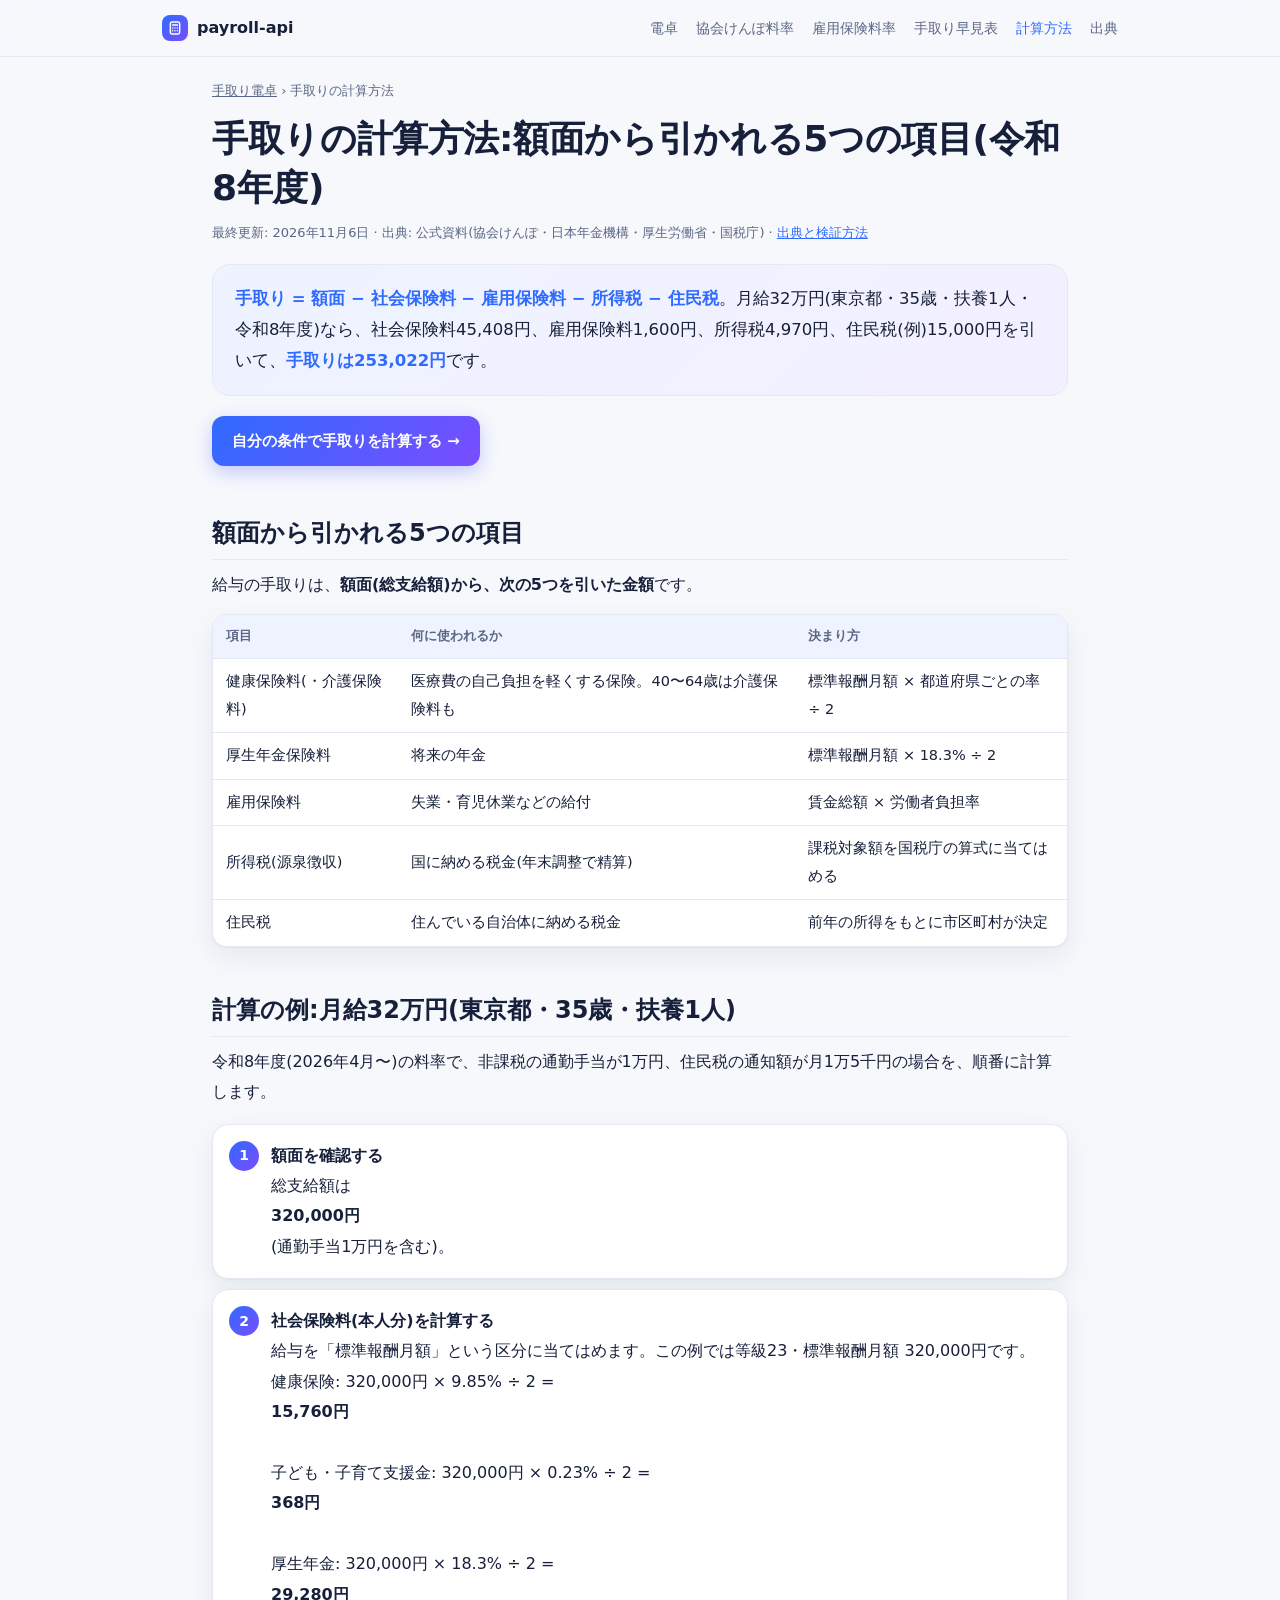
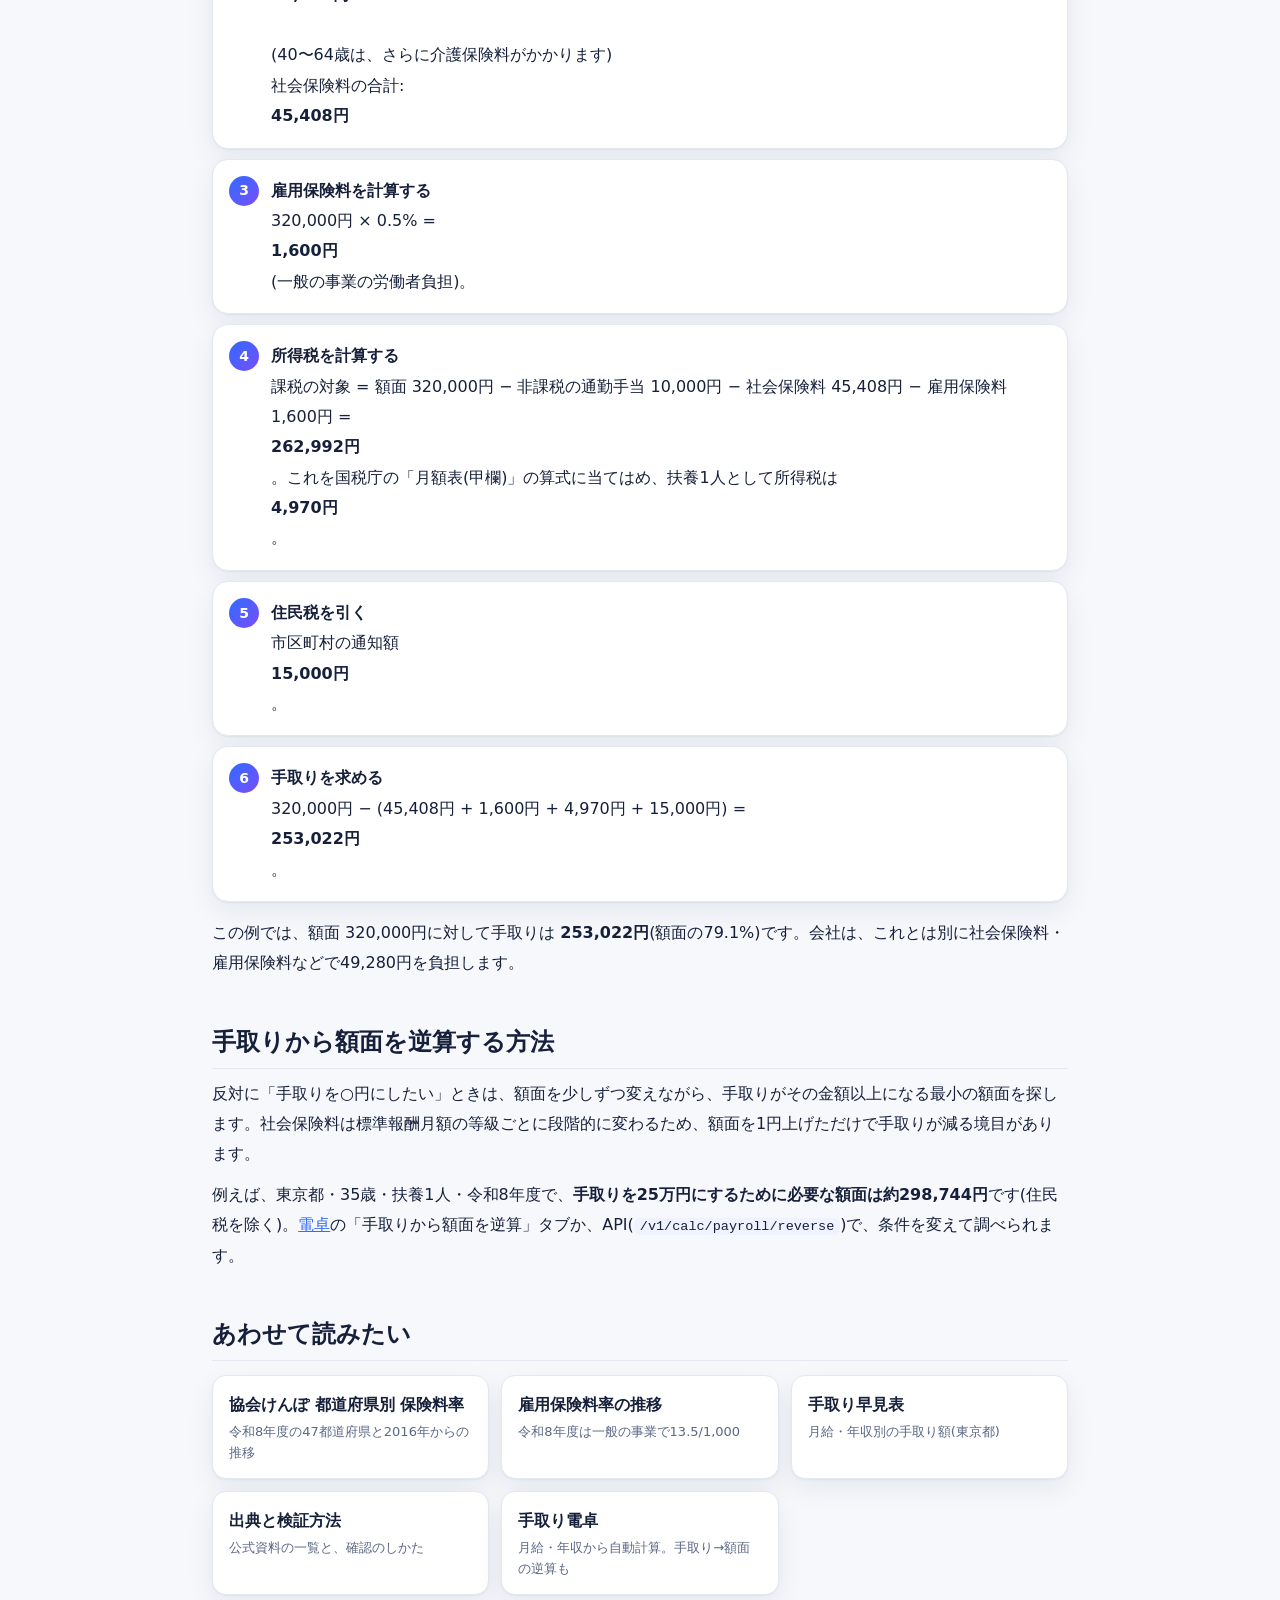
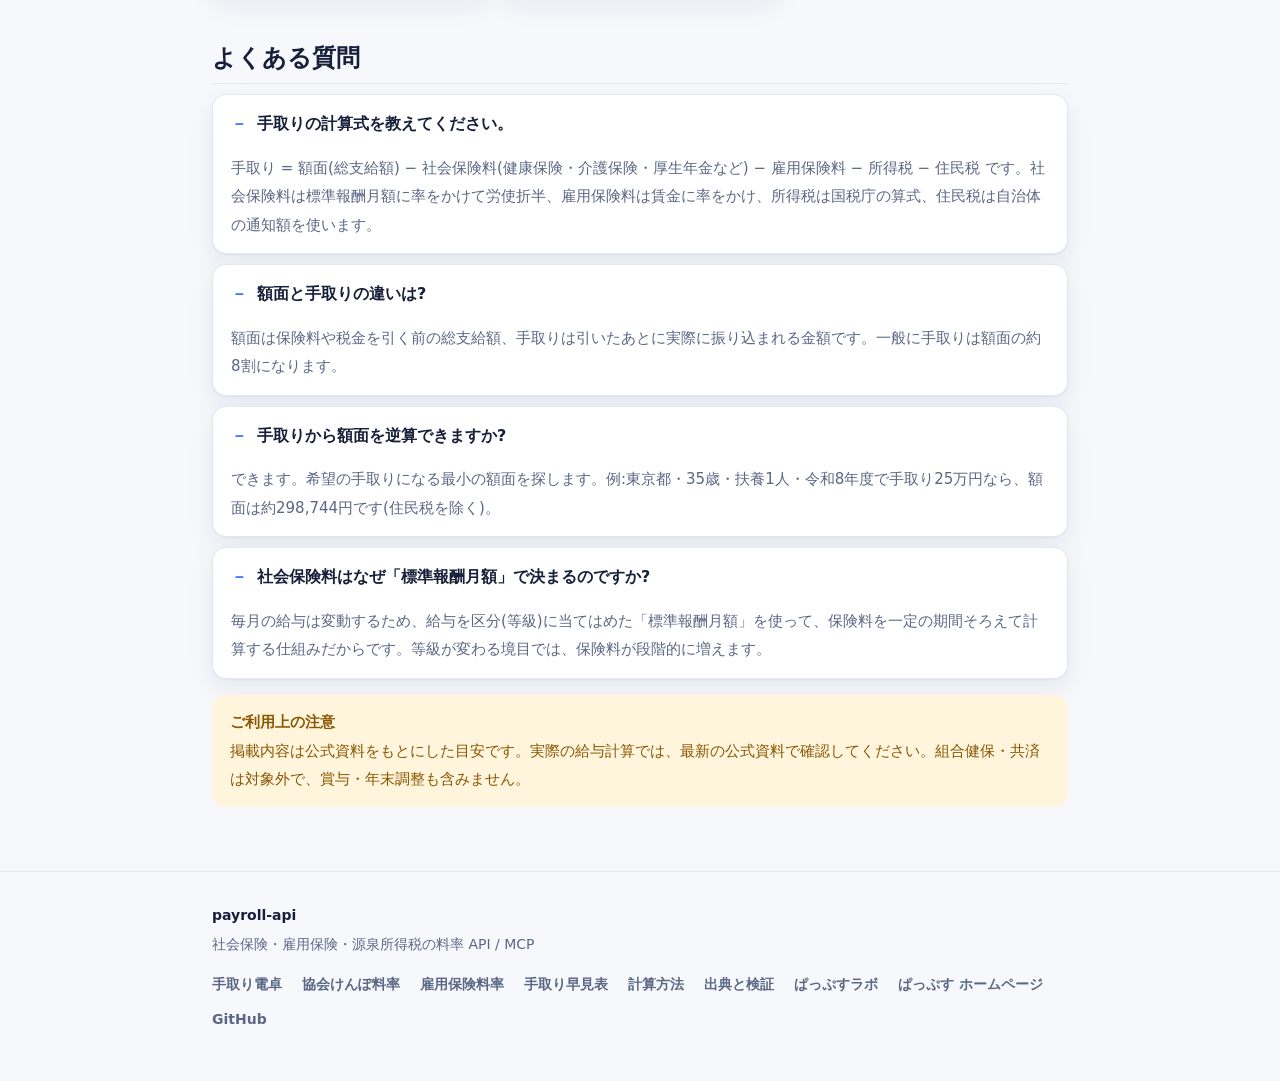
<file: docs/how-to/index.html>
<!DOCTYPE html>
<html lang="ja">
<head>
<meta charset="utf-8">
<meta name="viewport" content="width=device-width, initial-scale=1">
<title>手取りの計算方法|額面から引かれる5つの項目を、数字つきで解説【令和8年度】</title>
<meta name="description" content="手取り=額面−社会保険料−雇用保険料−所得税−住民税。月給32万円(東京都・35歳・扶養1人)の例で、各項目の計算式と金額を順番に解説。手取りは253,022円。手取りから額面の逆算方法も。">
<link rel="canonical" href="https://paps-jp.github.io/payroll-api/how-to/">
<meta property="og:type" content="article">
<meta property="og:title" content="手取りの計算方法|額面から引かれる5つの項目を、数字つきで解説【令和8年度】">
<meta property="og:description" content="手取り=額面−社会保険料−雇用保険料−所得税−住民税。月給32万円(東京都・35歳・扶養1人)の例で、各項目の計算式と金額を順番に解説。手取りは253,022円。手取りから額面の逆算方法も。">
<meta property="og:url" content="https://paps-jp.github.io/payroll-api/how-to/">
<meta property="og:image" content="https://paps-jp.github.io/payroll-api/images/calculator-result.jpg">
<meta property="og:site_name" content="payroll-api">
<meta name="twitter:card" content="summary_large_image">
<link rel="stylesheet" href="../assets/site.css">
<script type="application/ld+json">{"@context":"https://schema.org","@type":"Article","headline":"手取りの計算方法:額面から引かれる5つの項目(令和8年度)","description":"手取り=額面−社会保険料−雇用保険料−所得税−住民税。月給32万円(東京都・35歳・扶養1人)の例で、各項目の計算式と金額を順番に解説。手取りは253,022円。手取りから額面の逆算方法も。","url":"https://paps-jp.github.io/payroll-api/how-to/","inLanguage":"ja","datePublished":"2026-11-06","dateModified":"2026-11-06","author":{"@type":"Organization","name":"ぱっぷすラボ(PAPS-Lab)","url":"https://paps-jp.github.io/"},"publisher":{"@type":"Organization","name":"ぱっぷすラボ(PAPS-Lab)","url":"https://paps-jp.github.io/"},"image":"https://paps-jp.github.io/payroll-api/images/calculator-result.jpg","mainEntityOfPage":"https://paps-jp.github.io/payroll-api/how-to/"}</script>
<script type="application/ld+json">{"@context":"https://schema.org","@type":"BreadcrumbList","itemListElement":[{"@type":"ListItem","position":1,"name":"payroll-api(手取り電卓)","item":"https://paps-jp.github.io/payroll-api/"},{"@type":"ListItem","position":2,"name":"手取りの計算方法","item":"https://paps-jp.github.io/payroll-api/how-to/"}]}</script>
<script type="application/ld+json">{"@context":"https://schema.org","@type":"FAQPage","mainEntity":[{"@type":"Question","name":"手取りの計算式を教えてください。","acceptedAnswer":{"@type":"Answer","text":"手取り = 額面(総支給額) − 社会保険料(健康保険・介護保険・厚生年金など) − 雇用保険料 − 所得税 − 住民税 です。社会保険料は標準報酬月額に率をかけて労使折半、雇用保険料は賃金に率をかけ、所得税は国税庁の算式、住民税は自治体の通知額を使います。"}},{"@type":"Question","name":"額面と手取りの違いは?","acceptedAnswer":{"@type":"Answer","text":"額面は保険料や税金を引く前の総支給額、手取りは引いたあとに実際に振り込まれる金額です。一般に手取りは額面の約8割になります。"}},{"@type":"Question","name":"手取りから額面を逆算できますか?","acceptedAnswer":{"@type":"Answer","text":"できます。希望の手取りになる最小の額面を探します。例:東京都・35歳・扶養1人・令和8年度で手取り25万円なら、額面は約298,744円です(住民税を除く)。"}},{"@type":"Question","name":"社会保険料はなぜ「標準報酬月額」で決まるのですか?","acceptedAnswer":{"@type":"Answer","text":"毎月の給与は変動するため、給与を区分(等級)に当てはめた「標準報酬月額」を使って、保険料を一定の期間そろえて計算する仕組みだからです。等級が変わる境目では、保険料が段階的に増えます。"}}]}</script>
</head>
<body>
<div class="bar"><div class="wrap">
  <a class="logo" href="../"><b><svg class="i" viewBox="0 0 24 24"><rect x="5" y="3" width="14" height="18" rx="2.5"/><path d="M8.5 7.5h7"/><path d="M8.5 12h.01M12 12h.01M15.5 12h.01M8.5 16h.01M12 16h.01M15.5 16h.01"/></svg></b>payroll-api</a>
  <nav><a href="../">電卓</a><a href="../kenpo/">協会けんぽ料率</a><a href="../koyo/">雇用保険料率</a><a href="../tedori/">手取り早見表</a><a href="../how-to/" aria-current="page">計算方法</a><a href="../sources/">出典</a></nav>
</div></div>
<main class="wrap">
<nav class="crumb" aria-label="パンくず"><a href="../">手取り電卓</a> › 手取りの計算方法</nav>
<h1>手取りの計算方法:額面から引かれる5つの項目(令和8年度)</h1>
<p class="meta">最終更新: 2026年11月6日 · 出典: 公式資料(協会けんぽ・日本年金機構・厚生労働省・国税庁) · <a href="../sources/">出典と検証方法</a></p>
<div class="answer"><b>手取り = 額面 − 社会保険料 − 雇用保険料 − 所得税 − 住民税</b>。月給32万円(東京都・35歳・扶養1人・令和8年度)なら、社会保険料45,408円、雇用保険料1,600円、所得税4,970円、住民税(例)15,000円を引いて、<b>手取りは253,022円</b>です。</div>
<a class="cta" href="../">自分の条件で手取りを計算する →</a>
<h2 id="items">額面から引かれる5つの項目</h2>
<p>給与の手取りは、<b>額面(総支給額)から、次の5つを引いた金額</b>です。</p>
<div class="tw"><table><tr><th class="txt">項目</th><th class="txt">何に使われるか</th><th class="txt">決まり方</th></tr>
<tr><td class="txt">健康保険料(・介護保険料)</td><td class="txt">医療費の自己負担を軽くする保険。40〜64歳は介護保険料も</td><td class="txt">標準報酬月額 × 都道府県ごとの率 ÷ 2</td></tr>
<tr><td class="txt">厚生年金保険料</td><td class="txt">将来の年金</td><td class="txt">標準報酬月額 × 18.3% ÷ 2</td></tr>
<tr><td class="txt">雇用保険料</td><td class="txt">失業・育児休業などの給付</td><td class="txt">賃金総額 × 労働者負担率</td></tr>
<tr><td class="txt">所得税(源泉徴収)</td><td class="txt">国に納める税金(年末調整で精算)</td><td class="txt">課税対象額を国税庁の算式に当てはめる</td></tr>
<tr><td class="txt">住民税</td><td class="txt">住んでいる自治体に納める税金</td><td class="txt">前年の所得をもとに市区町村が決定</td></tr></table></div><h2 id="example">計算の例:月給32万円(東京都・35歳・扶養1人)</h2>
<p>令和8年度(2026年4月〜)の料率で、非課税の通勤手当が1万円、住民税の通知額が月1万5千円の場合を、順番に計算します。</p>
<ol class="steps">
<li><b>額面を確認する</b>総支給額は <b>320,000円</b>(通勤手当1万円を含む)。</li>
<li><b>社会保険料(本人分)を計算する</b>給与を「標準報酬月額」という区分に当てはめます。この例では等級23・標準報酬月額 320,000円です。<br>
健康保険: 320,000円 × 9.85% ÷ 2 = <b>15,760円</b><br>
子ども・子育て支援金: 320,000円 × 0.23% ÷ 2 = <b>368円</b><br>
厚生年金: 320,000円 × 18.3% ÷ 2 = <b>29,280円</b><br>
(40〜64歳は、さらに介護保険料がかかります)<br>
社会保険料の合計: <b>45,408円</b></li>
<li><b>雇用保険料を計算する</b>320,000円 × 0.5% = <b>1,600円</b>(一般の事業の労働者負担)。</li>
<li><b>所得税を計算する</b>課税の対象 = 額面 320,000円 − 非課税の通勤手当 10,000円 − 社会保険料 45,408円 − 雇用保険料 1,600円 = <b>262,992円</b>。これを国税庁の「月額表(甲欄)」の算式に当てはめ、扶養1人として所得税は <b>4,970円</b>。</li>
<li><b>住民税を引く</b>市区町村の通知額 <b>15,000円</b>。</li>
<li><b>手取りを求める</b>320,000円 − (45,408円 + 1,600円 + 4,970円 + 15,000円) = <b>253,022円</b>。</li>
</ol><p>この例では、額面 320,000円に対して手取りは <b>253,022円</b>(額面の79.1%)です。会社は、これとは別に社会保険料・雇用保険料などで49,280円を負担します。</p><h2 id="reverse">手取りから額面を逆算する方法</h2>
<p>反対に「手取りを○円にしたい」ときは、額面を少しずつ変えながら、手取りがその金額以上になる最小の額面を探します。社会保険料は標準報酬月額の等級ごとに段階的に変わるため、額面を1円上げただけで手取りが減る境目があります。</p>
<p>例えば、東京都・35歳・扶養1人・令和8年度で、<b>手取りを25万円にするために必要な額面は約298,744円</b>です(住民税を除く)。<a href="../">電卓</a>の「手取りから額面を逆算」タブか、API(<code>/v1/calc/payroll/reverse</code>)で、条件を変えて調べられます。</p><h2>あわせて読みたい</h2><div class="links"><a href="../kenpo/">協会けんぽ 都道府県別 保険料率<small>令和8年度の47都道府県と2016年からの推移</small></a><a href="../koyo/">雇用保険料率の推移<small>令和8年度は一般の事業で13.5/1,000</small></a><a href="../tedori/">手取り早見表<small>月給・年収別の手取り額(東京都)</small></a><a href="../sources/">出典と検証方法<small>公式資料の一覧と、確認のしかた</small></a><a href="../">手取り電卓<small>月給・年収から自動計算。手取り→額面の逆算も</small></a></div>
<h2 id="faq">よくある質問</h2>
<details class="q" open><summary>手取りの計算式を教えてください。</summary><p>手取り = 額面(総支給額) − 社会保険料(健康保険・介護保険・厚生年金など) − 雇用保険料 − 所得税 − 住民税 です。社会保険料は標準報酬月額に率をかけて労使折半、雇用保険料は賃金に率をかけ、所得税は国税庁の算式、住民税は自治体の通知額を使います。</p></details>
<details class="q" open><summary>額面と手取りの違いは?</summary><p>額面は保険料や税金を引く前の総支給額、手取りは引いたあとに実際に振り込まれる金額です。一般に手取りは額面の約8割になります。</p></details>
<details class="q" open><summary>手取りから額面を逆算できますか?</summary><p>できます。希望の手取りになる最小の額面を探します。例:東京都・35歳・扶養1人・令和8年度で手取り25万円なら、額面は約298,744円です(住民税を除く)。</p></details>
<details class="q" open><summary>社会保険料はなぜ「標準報酬月額」で決まるのですか?</summary><p>毎月の給与は変動するため、給与を区分(等級)に当てはめた「標準報酬月額」を使って、保険料を一定の期間そろえて計算する仕組みだからです。等級が変わる境目では、保険料が段階的に増えます。</p></details>

<div class="note"><b>ご利用上の注意</b>掲載内容は公式資料をもとにした目安です。実際の給与計算では、最新の公式資料で確認してください。組合健保・共済は対象外で、賞与・年末調整も含みません。</div>
</main>
<footer><div class="wrap">
  <div class="f-main"><span class="f-name">payroll-api</span><span>社会保険・雇用保険・源泉所得税の料率 API / MCP</span></div>
  <nav class="f-links" aria-label="関連リンク">
    <a href="../">手取り電卓</a><a href="../kenpo/">協会けんぽ料率</a><a href="../koyo/">雇用保険料率</a><a href="../tedori/">手取り早見表</a><a href="../how-to/">計算方法</a><a href="../sources/">出典と検証</a>
    <a href="https://paps-jp.github.io/">ぱっぷすラボ</a><a href="https://www.paps.jp">ぱっぷす ホームページ</a><a href="https://github.com/paps-jp/payroll-api">GitHub</a>
  </nav>
</div></footer>
</body>
</html>
</file>
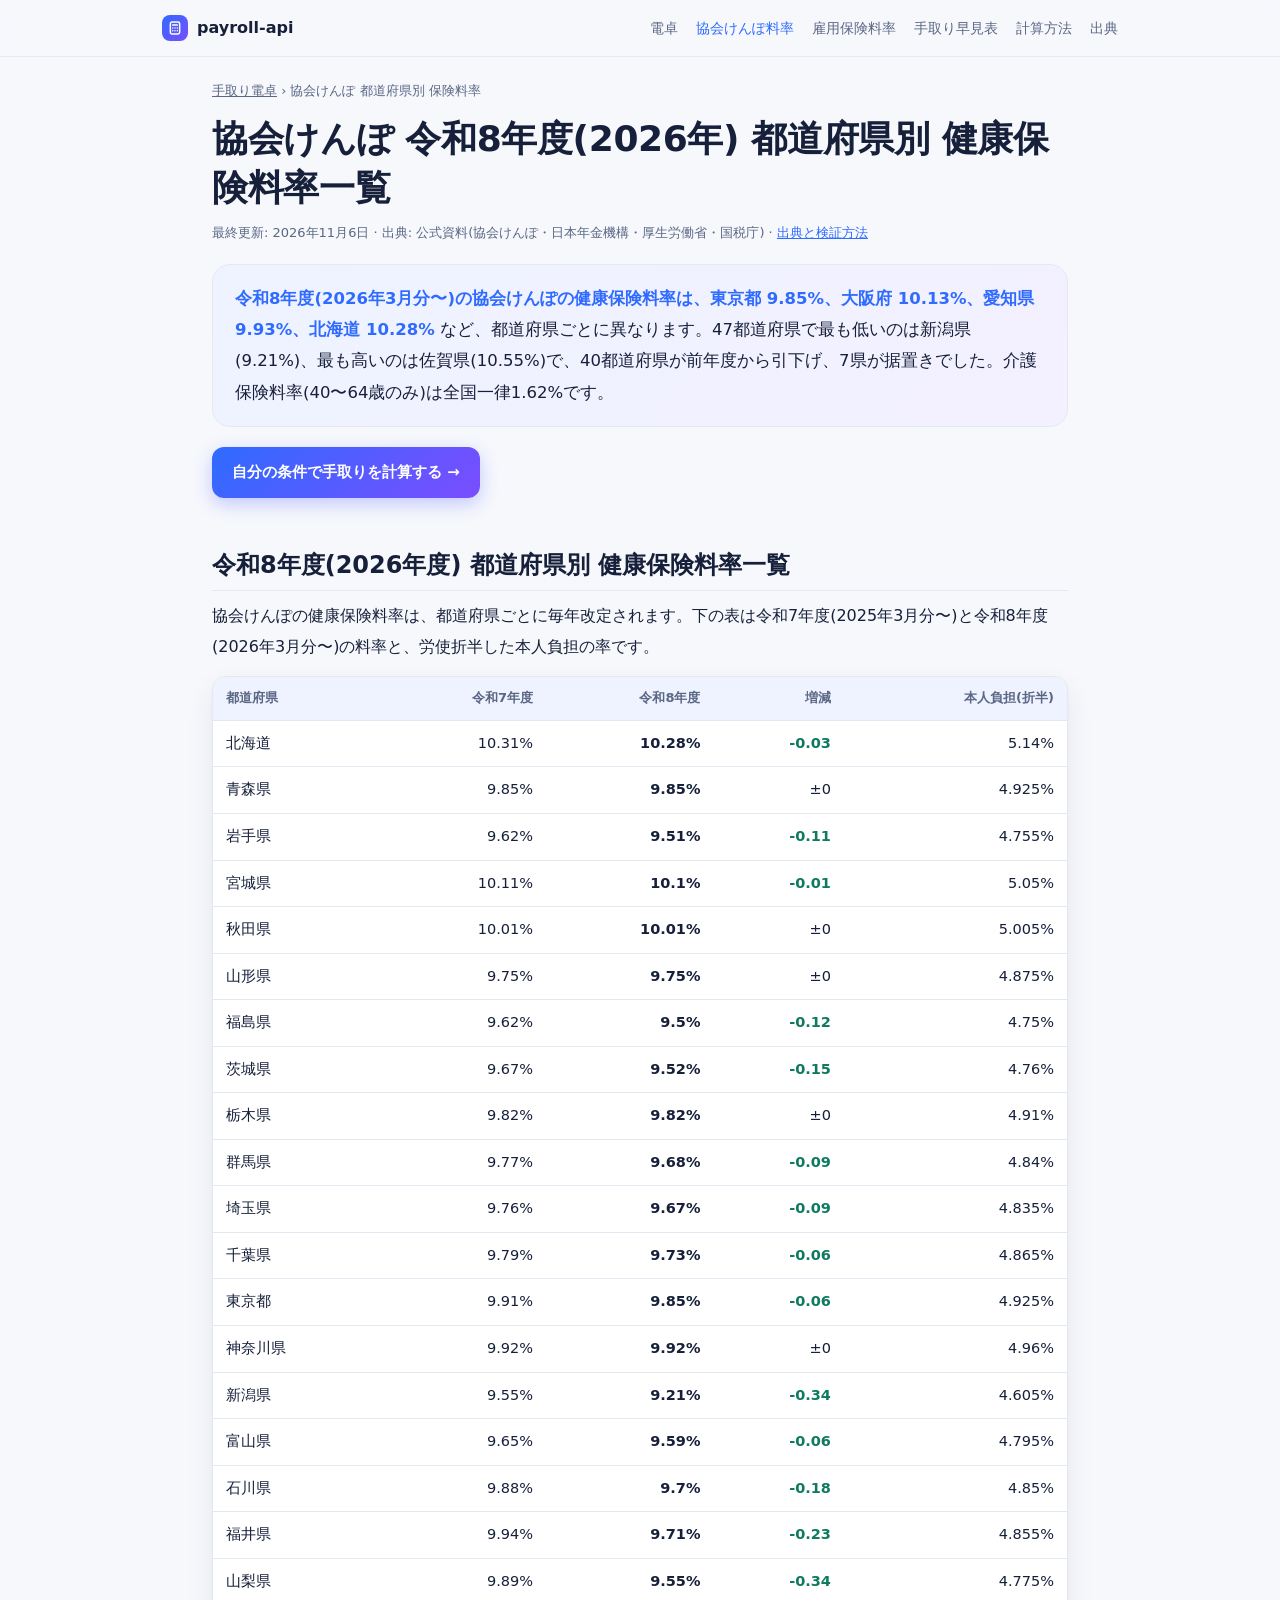
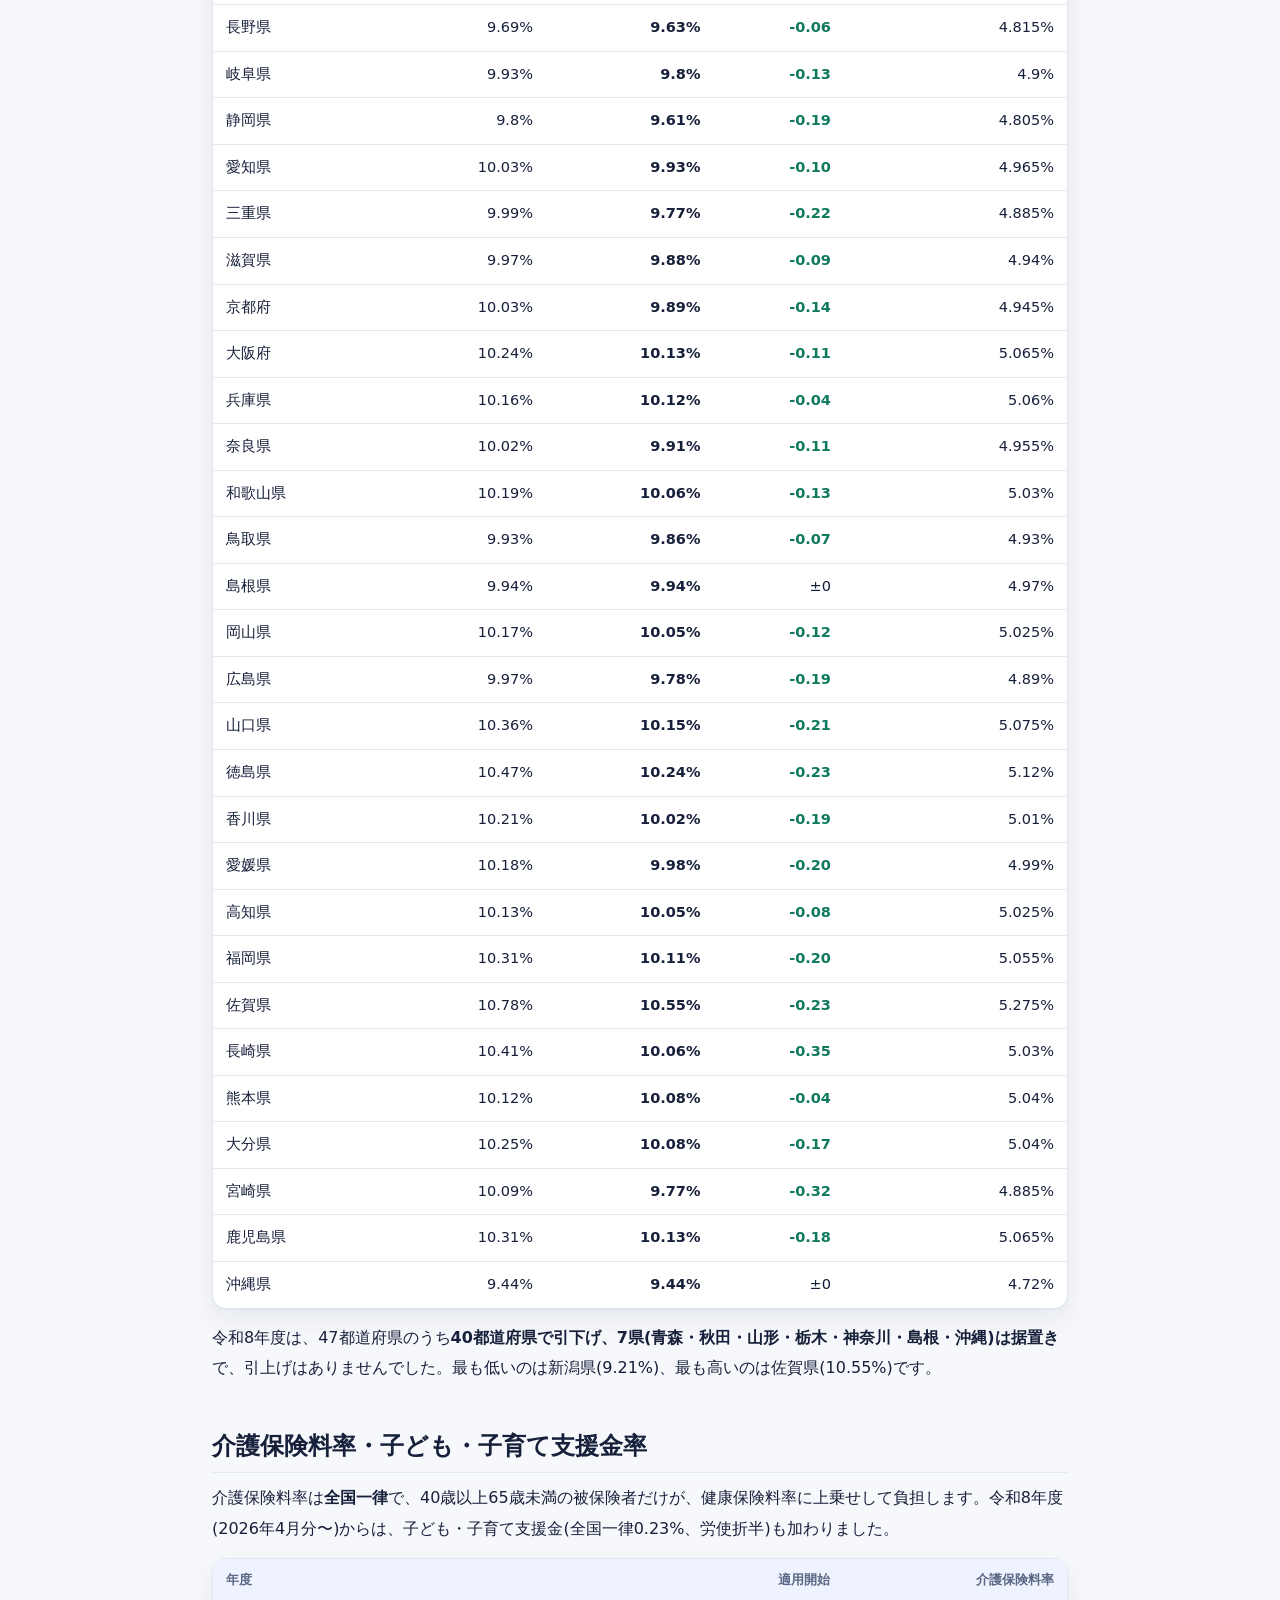
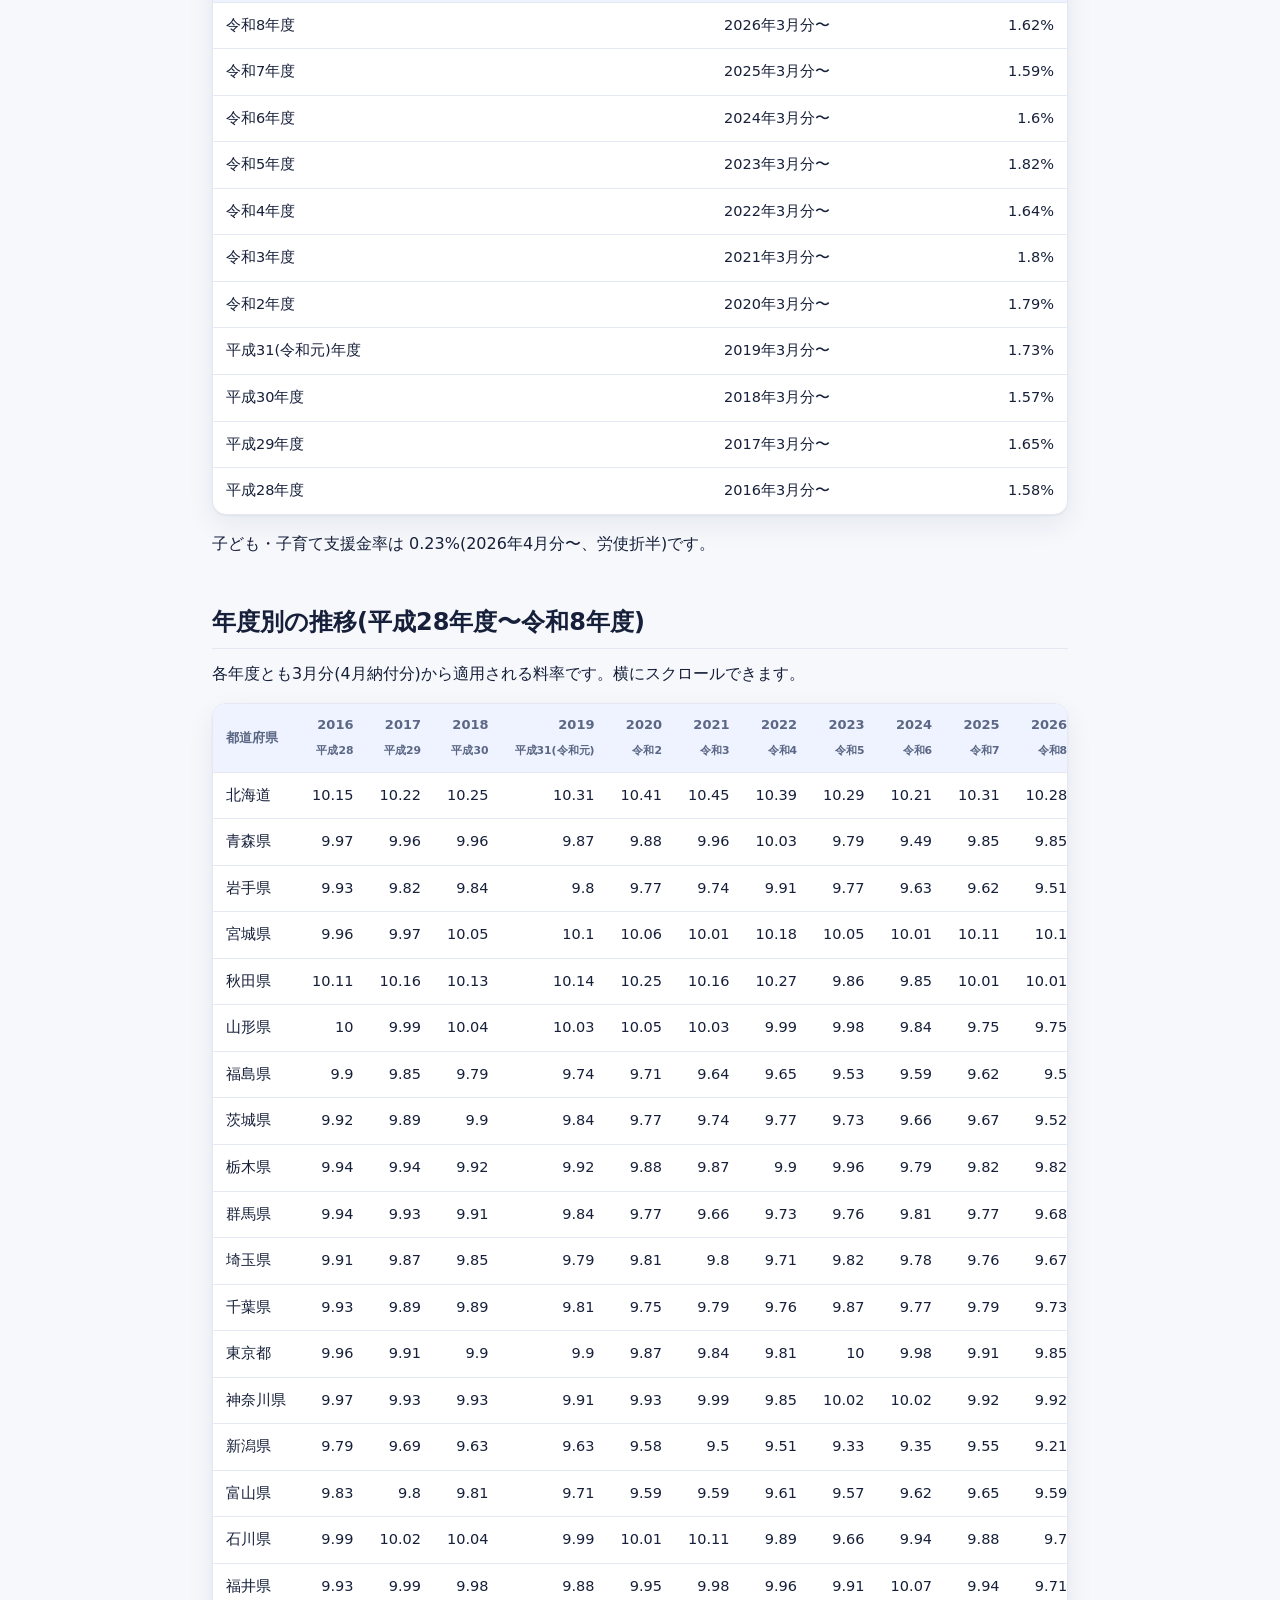
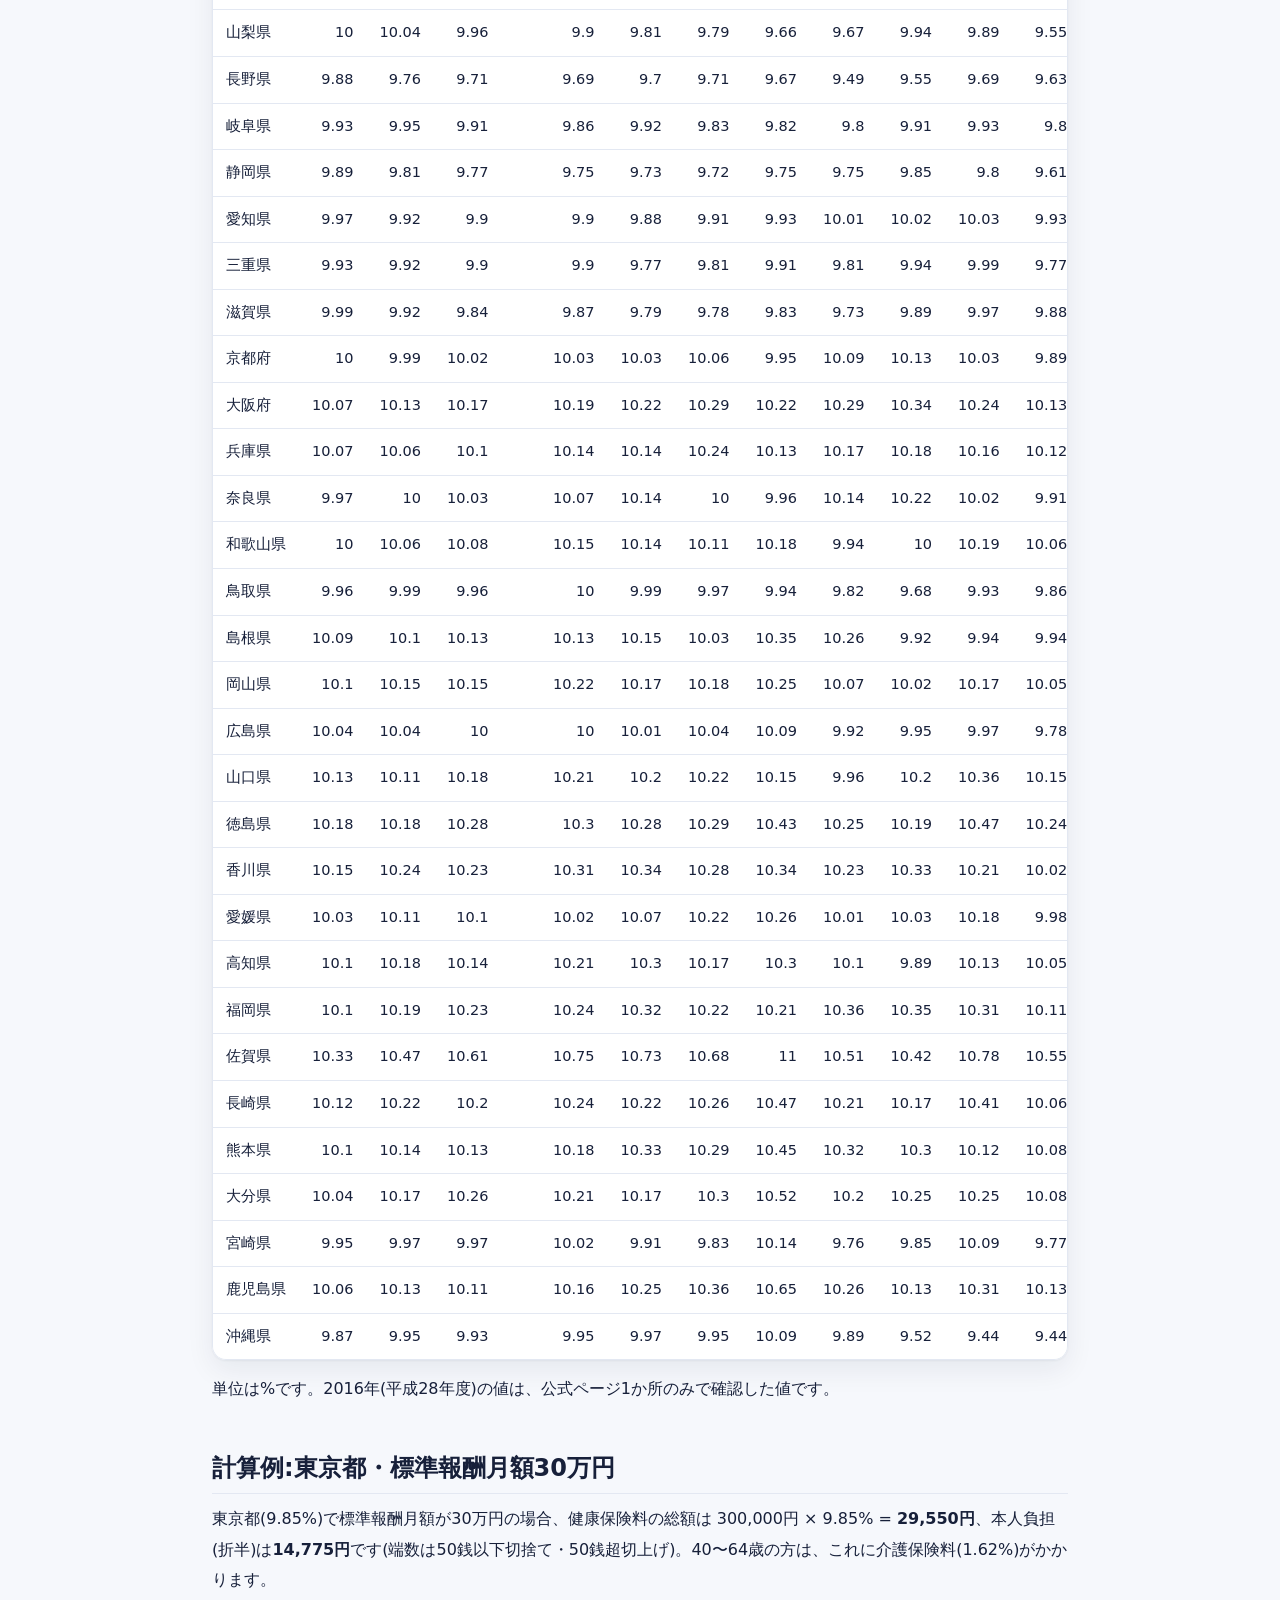
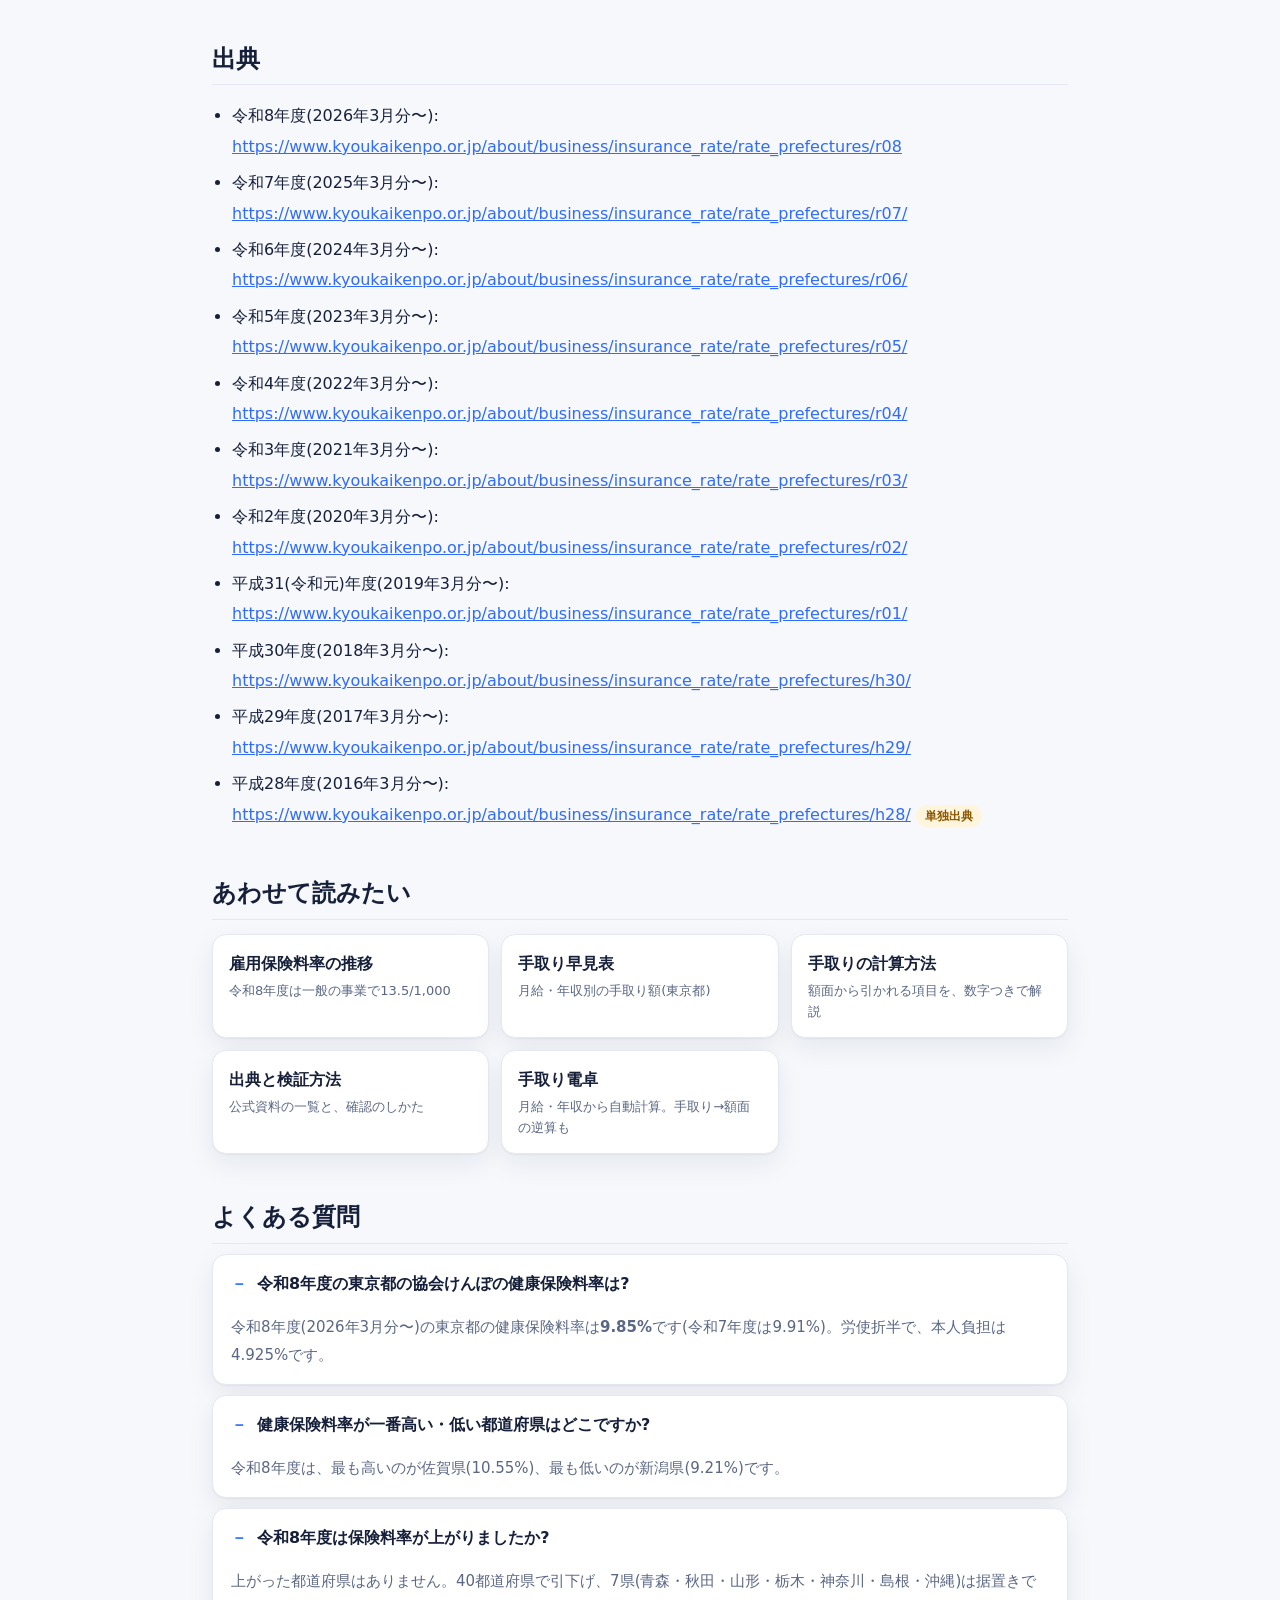
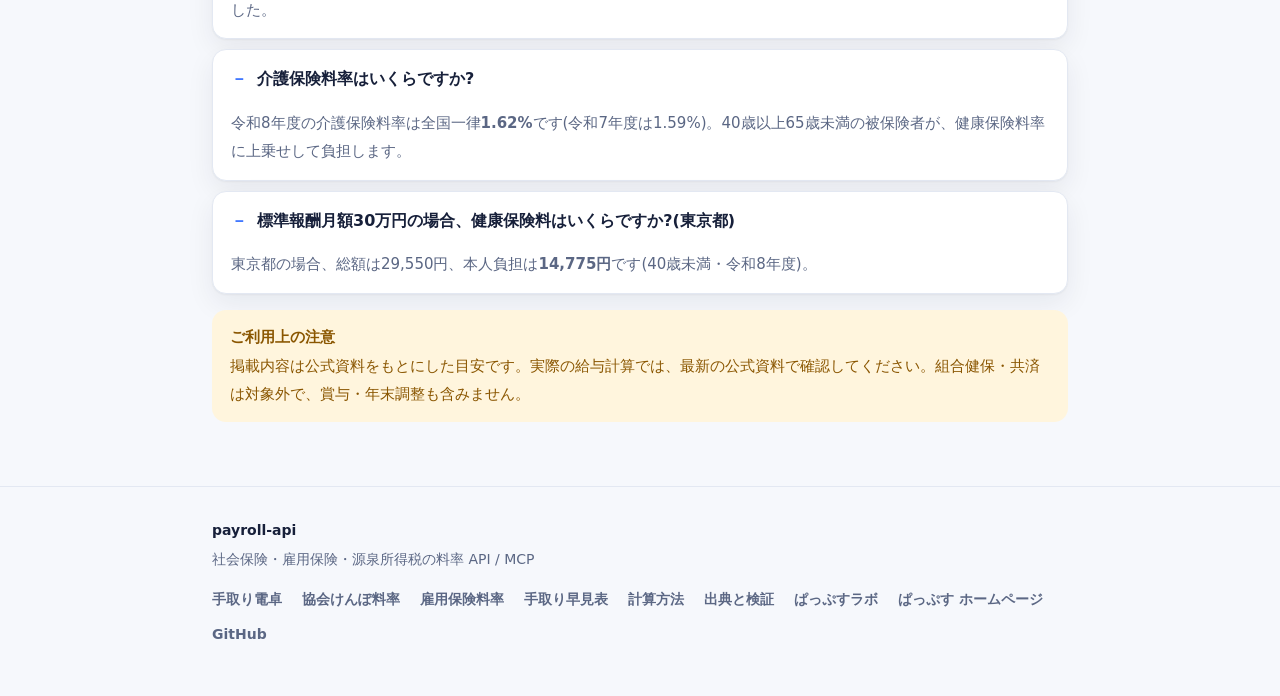
<file: docs/kenpo/index.html>
<!DOCTYPE html>
<html lang="ja">
<head>
<meta charset="utf-8">
<meta name="viewport" content="width=device-width, initial-scale=1">
<title>協会けんぽ 令和8年度(2026年)都道府県別 健康保険料率一覧と推移【2016年〜】</title>
<meta name="description" content="協会けんぽの令和8年度(2026年3月分〜)の都道府県別 健康保険料率を一覧で掲載。東京都9.85%・大阪府10.13%・愛知県9.93%。介護保険料率1.62%、子ども・子育て支援金率0.23%。平成28年度からの推移つき。">
<link rel="canonical" href="https://paps-jp.github.io/payroll-api/kenpo/">
<meta property="og:type" content="article">
<meta property="og:title" content="協会けんぽ 令和8年度(2026年)都道府県別 健康保険料率一覧と推移【2016年〜】">
<meta property="og:description" content="協会けんぽの令和8年度(2026年3月分〜)の都道府県別 健康保険料率を一覧で掲載。東京都9.85%・大阪府10.13%・愛知県9.93%。介護保険料率1.62%、子ども・子育て支援金率0.23%。平成28年度からの推移つき。">
<meta property="og:url" content="https://paps-jp.github.io/payroll-api/kenpo/">
<meta property="og:image" content="https://paps-jp.github.io/payroll-api/images/calculator-result.jpg">
<meta property="og:site_name" content="payroll-api">
<meta name="twitter:card" content="summary_large_image">
<link rel="stylesheet" href="../assets/site.css">
<script type="application/ld+json">{"@context":"https://schema.org","@type":"Article","headline":"協会けんぽ 令和8年度(2026年) 都道府県別 健康保険料率一覧","description":"協会けんぽの令和8年度(2026年3月分〜)の都道府県別 健康保険料率を一覧で掲載。東京都9.85%・大阪府10.13%・愛知県9.93%。介護保険料率1.62%、子ども・子育て支援金率0.23%。平成28年度からの推移つき。","url":"https://paps-jp.github.io/payroll-api/kenpo/","inLanguage":"ja","datePublished":"2026-11-06","dateModified":"2026-11-06","author":{"@type":"Organization","name":"ぱっぷすラボ(PAPS-Lab)","url":"https://paps-jp.github.io/"},"publisher":{"@type":"Organization","name":"ぱっぷすラボ(PAPS-Lab)","url":"https://paps-jp.github.io/"},"image":"https://paps-jp.github.io/payroll-api/images/calculator-result.jpg","mainEntityOfPage":"https://paps-jp.github.io/payroll-api/kenpo/"}</script>
<script type="application/ld+json">{"@context":"https://schema.org","@type":"BreadcrumbList","itemListElement":[{"@type":"ListItem","position":1,"name":"payroll-api(手取り電卓)","item":"https://paps-jp.github.io/payroll-api/"},{"@type":"ListItem","position":2,"name":"協会けんぽ 都道府県別 保険料率","item":"https://paps-jp.github.io/payroll-api/kenpo/"}]}</script>
<script type="application/ld+json">{"@context":"https://schema.org","@type":"FAQPage","mainEntity":[{"@type":"Question","name":"令和8年度の東京都の協会けんぽの健康保険料率は?","acceptedAnswer":{"@type":"Answer","text":"令和8年度(2026年3月分〜)の東京都の健康保険料率は9.85%です(令和7年度は9.91%)。労使折半で、本人負担は4.925%です。"}},{"@type":"Question","name":"健康保険料率が一番高い・低い都道府県はどこですか?","acceptedAnswer":{"@type":"Answer","text":"令和8年度は、最も高いのが佐賀県(10.55%)、最も低いのが新潟県(9.21%)です。"}},{"@type":"Question","name":"令和8年度は保険料率が上がりましたか?","acceptedAnswer":{"@type":"Answer","text":"上がった都道府県はありません。40都道府県で引下げ、7県(青森・秋田・山形・栃木・神奈川・島根・沖縄)は据置きでした。"}},{"@type":"Question","name":"介護保険料率はいくらですか?","acceptedAnswer":{"@type":"Answer","text":"令和8年度の介護保険料率は全国一律1.62%です(令和7年度は1.59%)。40歳以上65歳未満の被保険者が、健康保険料率に上乗せして負担します。"}},{"@type":"Question","name":"標準報酬月額30万円の場合、健康保険料はいくらですか?(東京都)","acceptedAnswer":{"@type":"Answer","text":"東京都の場合、総額は29,550円、本人負担は14,775円です(40歳未満・令和8年度)。"}}]}</script>
<script type="application/ld+json">{"@context":"https://schema.org","@type":"Dataset","name":"協会けんぽ 都道府県別 健康保険料率(平成28年度〜令和8年度)","description":"全国健康保険協会(協会けんぽ)の都道府県単位保険料率と介護保険料率を、年度ごとに整理したデータ。","url":"https://paps-jp.github.io/payroll-api/kenpo/","inLanguage":"ja","isAccessibleForFree":true,"temporalCoverage":"2016-03/2027-02","creator":{"@type":"Organization","name":"ぱっぷすラボ(PAPS-Lab)","url":"https://paps-jp.github.io/"},"keywords":["社会保険料率","雇用保険料率","源泉所得税","給与計算","手取り"],"distribution":[{"@type":"DataDownload","encodingFormat":"application/json","contentUrl":"https://payroll-api.paps.jp/v1/rates?month=2026-04"}]}</script>
</head>
<body>
<div class="bar"><div class="wrap">
  <a class="logo" href="../"><b><svg class="i" viewBox="0 0 24 24"><rect x="5" y="3" width="14" height="18" rx="2.5"/><path d="M8.5 7.5h7"/><path d="M8.5 12h.01M12 12h.01M15.5 12h.01M8.5 16h.01M12 16h.01M15.5 16h.01"/></svg></b>payroll-api</a>
  <nav><a href="../">電卓</a><a href="../kenpo/" aria-current="page">協会けんぽ料率</a><a href="../koyo/">雇用保険料率</a><a href="../tedori/">手取り早見表</a><a href="../how-to/">計算方法</a><a href="../sources/">出典</a></nav>
</div></div>
<main class="wrap">
<nav class="crumb" aria-label="パンくず"><a href="../">手取り電卓</a> › 協会けんぽ 都道府県別 保険料率</nav>
<h1>協会けんぽ 令和8年度(2026年) 都道府県別 健康保険料率一覧</h1>
<p class="meta">最終更新: 2026年11月6日 · 出典: 公式資料(協会けんぽ・日本年金機構・厚生労働省・国税庁) · <a href="../sources/">出典と検証方法</a></p>
<div class="answer"><b>令和8年度(2026年3月分〜)の協会けんぽの健康保険料率は、東京都 9.85%、大阪府 10.13%、愛知県 9.93%、北海道 10.28%</b> など、都道府県ごとに異なります。47都道府県で最も低いのは新潟県(9.21%)、最も高いのは佐賀県(10.55%)で、40都道府県が前年度から引下げ、7県が据置きでした。介護保険料率(40〜64歳のみ)は全国一律1.62%です。</div>
<a class="cta" href="../">自分の条件で手取りを計算する →</a>
<h2 id="list">令和8年度(2026年度) 都道府県別 健康保険料率一覧</h2>
<p>協会けんぽの健康保険料率は、都道府県ごとに毎年改定されます。下の表は令和7年度(2025年3月分〜)と令和8年度(2026年3月分〜)の料率と、労使折半した本人負担の率です。</p>
<div class="tw"><table><tr><th>都道府県</th><th>令和7年度</th><th>令和8年度</th><th>増減</th><th>本人負担(折半)</th></tr><tr><td>北海道</td><td>10.31%</td><td><b>10.28%</b></td><td><span class="down">-0.03</span></td><td>5.14%</td></tr><tr><td>青森県</td><td>9.85%</td><td><b>9.85%</b></td><td>±0</td><td>4.925%</td></tr><tr><td>岩手県</td><td>9.62%</td><td><b>9.51%</b></td><td><span class="down">-0.11</span></td><td>4.755%</td></tr><tr><td>宮城県</td><td>10.11%</td><td><b>10.1%</b></td><td><span class="down">-0.01</span></td><td>5.05%</td></tr><tr><td>秋田県</td><td>10.01%</td><td><b>10.01%</b></td><td>±0</td><td>5.005%</td></tr><tr><td>山形県</td><td>9.75%</td><td><b>9.75%</b></td><td>±0</td><td>4.875%</td></tr><tr><td>福島県</td><td>9.62%</td><td><b>9.5%</b></td><td><span class="down">-0.12</span></td><td>4.75%</td></tr><tr><td>茨城県</td><td>9.67%</td><td><b>9.52%</b></td><td><span class="down">-0.15</span></td><td>4.76%</td></tr><tr><td>栃木県</td><td>9.82%</td><td><b>9.82%</b></td><td>±0</td><td>4.91%</td></tr><tr><td>群馬県</td><td>9.77%</td><td><b>9.68%</b></td><td><span class="down">-0.09</span></td><td>4.84%</td></tr><tr><td>埼玉県</td><td>9.76%</td><td><b>9.67%</b></td><td><span class="down">-0.09</span></td><td>4.835%</td></tr><tr><td>千葉県</td><td>9.79%</td><td><b>9.73%</b></td><td><span class="down">-0.06</span></td><td>4.865%</td></tr><tr><td>東京都</td><td>9.91%</td><td><b>9.85%</b></td><td><span class="down">-0.06</span></td><td>4.925%</td></tr><tr><td>神奈川県</td><td>9.92%</td><td><b>9.92%</b></td><td>±0</td><td>4.96%</td></tr><tr><td>新潟県</td><td>9.55%</td><td><b>9.21%</b></td><td><span class="down">-0.34</span></td><td>4.605%</td></tr><tr><td>富山県</td><td>9.65%</td><td><b>9.59%</b></td><td><span class="down">-0.06</span></td><td>4.795%</td></tr><tr><td>石川県</td><td>9.88%</td><td><b>9.7%</b></td><td><span class="down">-0.18</span></td><td>4.85%</td></tr><tr><td>福井県</td><td>9.94%</td><td><b>9.71%</b></td><td><span class="down">-0.23</span></td><td>4.855%</td></tr><tr><td>山梨県</td><td>9.89%</td><td><b>9.55%</b></td><td><span class="down">-0.34</span></td><td>4.775%</td></tr><tr><td>長野県</td><td>9.69%</td><td><b>9.63%</b></td><td><span class="down">-0.06</span></td><td>4.815%</td></tr><tr><td>岐阜県</td><td>9.93%</td><td><b>9.8%</b></td><td><span class="down">-0.13</span></td><td>4.9%</td></tr><tr><td>静岡県</td><td>9.8%</td><td><b>9.61%</b></td><td><span class="down">-0.19</span></td><td>4.805%</td></tr><tr><td>愛知県</td><td>10.03%</td><td><b>9.93%</b></td><td><span class="down">-0.10</span></td><td>4.965%</td></tr><tr><td>三重県</td><td>9.99%</td><td><b>9.77%</b></td><td><span class="down">-0.22</span></td><td>4.885%</td></tr><tr><td>滋賀県</td><td>9.97%</td><td><b>9.88%</b></td><td><span class="down">-0.09</span></td><td>4.94%</td></tr><tr><td>京都府</td><td>10.03%</td><td><b>9.89%</b></td><td><span class="down">-0.14</span></td><td>4.945%</td></tr><tr><td>大阪府</td><td>10.24%</td><td><b>10.13%</b></td><td><span class="down">-0.11</span></td><td>5.065%</td></tr><tr><td>兵庫県</td><td>10.16%</td><td><b>10.12%</b></td><td><span class="down">-0.04</span></td><td>5.06%</td></tr><tr><td>奈良県</td><td>10.02%</td><td><b>9.91%</b></td><td><span class="down">-0.11</span></td><td>4.955%</td></tr><tr><td>和歌山県</td><td>10.19%</td><td><b>10.06%</b></td><td><span class="down">-0.13</span></td><td>5.03%</td></tr><tr><td>鳥取県</td><td>9.93%</td><td><b>9.86%</b></td><td><span class="down">-0.07</span></td><td>4.93%</td></tr><tr><td>島根県</td><td>9.94%</td><td><b>9.94%</b></td><td>±0</td><td>4.97%</td></tr><tr><td>岡山県</td><td>10.17%</td><td><b>10.05%</b></td><td><span class="down">-0.12</span></td><td>5.025%</td></tr><tr><td>広島県</td><td>9.97%</td><td><b>9.78%</b></td><td><span class="down">-0.19</span></td><td>4.89%</td></tr><tr><td>山口県</td><td>10.36%</td><td><b>10.15%</b></td><td><span class="down">-0.21</span></td><td>5.075%</td></tr><tr><td>徳島県</td><td>10.47%</td><td><b>10.24%</b></td><td><span class="down">-0.23</span></td><td>5.12%</td></tr><tr><td>香川県</td><td>10.21%</td><td><b>10.02%</b></td><td><span class="down">-0.19</span></td><td>5.01%</td></tr><tr><td>愛媛県</td><td>10.18%</td><td><b>9.98%</b></td><td><span class="down">-0.20</span></td><td>4.99%</td></tr><tr><td>高知県</td><td>10.13%</td><td><b>10.05%</b></td><td><span class="down">-0.08</span></td><td>5.025%</td></tr><tr><td>福岡県</td><td>10.31%</td><td><b>10.11%</b></td><td><span class="down">-0.20</span></td><td>5.055%</td></tr><tr><td>佐賀県</td><td>10.78%</td><td><b>10.55%</b></td><td><span class="down">-0.23</span></td><td>5.275%</td></tr><tr><td>長崎県</td><td>10.41%</td><td><b>10.06%</b></td><td><span class="down">-0.35</span></td><td>5.03%</td></tr><tr><td>熊本県</td><td>10.12%</td><td><b>10.08%</b></td><td><span class="down">-0.04</span></td><td>5.04%</td></tr><tr><td>大分県</td><td>10.25%</td><td><b>10.08%</b></td><td><span class="down">-0.17</span></td><td>5.04%</td></tr><tr><td>宮崎県</td><td>10.09%</td><td><b>9.77%</b></td><td><span class="down">-0.32</span></td><td>4.885%</td></tr><tr><td>鹿児島県</td><td>10.31%</td><td><b>10.13%</b></td><td><span class="down">-0.18</span></td><td>5.065%</td></tr><tr><td>沖縄県</td><td>9.44%</td><td><b>9.44%</b></td><td>±0</td><td>4.72%</td></tr></table></div>
<p>令和8年度は、47都道府県のうち<b>40都道府県で引下げ、7県(青森・秋田・山形・栃木・神奈川・島根・沖縄)は据置き</b>で、引上げはありませんでした。最も低いのは新潟県(9.21%)、最も高いのは佐賀県(10.55%)です。</p><h2 id="care">介護保険料率・子ども・子育て支援金率</h2>
<p>介護保険料率は<b>全国一律</b>で、40歳以上65歳未満の被保険者だけが、健康保険料率に上乗せして負担します。令和8年度(2026年4月分〜)からは、子ども・子育て支援金(全国一律0.23%、労使折半)も加わりました。</p>
<div class="tw"><table><tr><th>年度</th><th>適用開始</th><th>介護保険料率</th></tr><tr><td>令和8年度</td><td>2026年3月分〜</td><td>1.62%</td></tr><tr><td>令和7年度</td><td>2025年3月分〜</td><td>1.59%</td></tr><tr><td>令和6年度</td><td>2024年3月分〜</td><td>1.6%</td></tr><tr><td>令和5年度</td><td>2023年3月分〜</td><td>1.82%</td></tr><tr><td>令和4年度</td><td>2022年3月分〜</td><td>1.64%</td></tr><tr><td>令和3年度</td><td>2021年3月分〜</td><td>1.8%</td></tr><tr><td>令和2年度</td><td>2020年3月分〜</td><td>1.79%</td></tr><tr><td>平成31(令和元)年度</td><td>2019年3月分〜</td><td>1.73%</td></tr><tr><td>平成30年度</td><td>2018年3月分〜</td><td>1.57%</td></tr><tr><td>平成29年度</td><td>2017年3月分〜</td><td>1.65%</td></tr><tr><td>平成28年度</td><td>2016年3月分〜</td><td>1.58%</td></tr></table></div>
<p>子ども・子育て支援金率は 0.23%(2026年4月分〜、労使折半)です。</p><h2 id="history">年度別の推移(平成28年度〜令和8年度)</h2>
<p>各年度とも3月分(4月納付分)から適用される料率です。横にスクロールできます。</p>
<div class="tw"><table><tr><th>都道府県</th><th>2016<br><small>平成28</small></th><th>2017<br><small>平成29</small></th><th>2018<br><small>平成30</small></th><th>2019<br><small>平成31(令和元)</small></th><th>2020<br><small>令和2</small></th><th>2021<br><small>令和3</small></th><th>2022<br><small>令和4</small></th><th>2023<br><small>令和5</small></th><th>2024<br><small>令和6</small></th><th>2025<br><small>令和7</small></th><th>2026<br><small>令和8</small></th></tr><tr><td>北海道</td><td>10.15</td><td>10.22</td><td>10.25</td><td>10.31</td><td>10.41</td><td>10.45</td><td>10.39</td><td>10.29</td><td>10.21</td><td>10.31</td><td>10.28</td></tr><tr><td>青森県</td><td>9.97</td><td>9.96</td><td>9.96</td><td>9.87</td><td>9.88</td><td>9.96</td><td>10.03</td><td>9.79</td><td>9.49</td><td>9.85</td><td>9.85</td></tr><tr><td>岩手県</td><td>9.93</td><td>9.82</td><td>9.84</td><td>9.8</td><td>9.77</td><td>9.74</td><td>9.91</td><td>9.77</td><td>9.63</td><td>9.62</td><td>9.51</td></tr><tr><td>宮城県</td><td>9.96</td><td>9.97</td><td>10.05</td><td>10.1</td><td>10.06</td><td>10.01</td><td>10.18</td><td>10.05</td><td>10.01</td><td>10.11</td><td>10.1</td></tr><tr><td>秋田県</td><td>10.11</td><td>10.16</td><td>10.13</td><td>10.14</td><td>10.25</td><td>10.16</td><td>10.27</td><td>9.86</td><td>9.85</td><td>10.01</td><td>10.01</td></tr><tr><td>山形県</td><td>10</td><td>9.99</td><td>10.04</td><td>10.03</td><td>10.05</td><td>10.03</td><td>9.99</td><td>9.98</td><td>9.84</td><td>9.75</td><td>9.75</td></tr><tr><td>福島県</td><td>9.9</td><td>9.85</td><td>9.79</td><td>9.74</td><td>9.71</td><td>9.64</td><td>9.65</td><td>9.53</td><td>9.59</td><td>9.62</td><td>9.5</td></tr><tr><td>茨城県</td><td>9.92</td><td>9.89</td><td>9.9</td><td>9.84</td><td>9.77</td><td>9.74</td><td>9.77</td><td>9.73</td><td>9.66</td><td>9.67</td><td>9.52</td></tr><tr><td>栃木県</td><td>9.94</td><td>9.94</td><td>9.92</td><td>9.92</td><td>9.88</td><td>9.87</td><td>9.9</td><td>9.96</td><td>9.79</td><td>9.82</td><td>9.82</td></tr><tr><td>群馬県</td><td>9.94</td><td>9.93</td><td>9.91</td><td>9.84</td><td>9.77</td><td>9.66</td><td>9.73</td><td>9.76</td><td>9.81</td><td>9.77</td><td>9.68</td></tr><tr><td>埼玉県</td><td>9.91</td><td>9.87</td><td>9.85</td><td>9.79</td><td>9.81</td><td>9.8</td><td>9.71</td><td>9.82</td><td>9.78</td><td>9.76</td><td>9.67</td></tr><tr><td>千葉県</td><td>9.93</td><td>9.89</td><td>9.89</td><td>9.81</td><td>9.75</td><td>9.79</td><td>9.76</td><td>9.87</td><td>9.77</td><td>9.79</td><td>9.73</td></tr><tr><td>東京都</td><td>9.96</td><td>9.91</td><td>9.9</td><td>9.9</td><td>9.87</td><td>9.84</td><td>9.81</td><td>10</td><td>9.98</td><td>9.91</td><td>9.85</td></tr><tr><td>神奈川県</td><td>9.97</td><td>9.93</td><td>9.93</td><td>9.91</td><td>9.93</td><td>9.99</td><td>9.85</td><td>10.02</td><td>10.02</td><td>9.92</td><td>9.92</td></tr><tr><td>新潟県</td><td>9.79</td><td>9.69</td><td>9.63</td><td>9.63</td><td>9.58</td><td>9.5</td><td>9.51</td><td>9.33</td><td>9.35</td><td>9.55</td><td>9.21</td></tr><tr><td>富山県</td><td>9.83</td><td>9.8</td><td>9.81</td><td>9.71</td><td>9.59</td><td>9.59</td><td>9.61</td><td>9.57</td><td>9.62</td><td>9.65</td><td>9.59</td></tr><tr><td>石川県</td><td>9.99</td><td>10.02</td><td>10.04</td><td>9.99</td><td>10.01</td><td>10.11</td><td>9.89</td><td>9.66</td><td>9.94</td><td>9.88</td><td>9.7</td></tr><tr><td>福井県</td><td>9.93</td><td>9.99</td><td>9.98</td><td>9.88</td><td>9.95</td><td>9.98</td><td>9.96</td><td>9.91</td><td>10.07</td><td>9.94</td><td>9.71</td></tr><tr><td>山梨県</td><td>10</td><td>10.04</td><td>9.96</td><td>9.9</td><td>9.81</td><td>9.79</td><td>9.66</td><td>9.67</td><td>9.94</td><td>9.89</td><td>9.55</td></tr><tr><td>長野県</td><td>9.88</td><td>9.76</td><td>9.71</td><td>9.69</td><td>9.7</td><td>9.71</td><td>9.67</td><td>9.49</td><td>9.55</td><td>9.69</td><td>9.63</td></tr><tr><td>岐阜県</td><td>9.93</td><td>9.95</td><td>9.91</td><td>9.86</td><td>9.92</td><td>9.83</td><td>9.82</td><td>9.8</td><td>9.91</td><td>9.93</td><td>9.8</td></tr><tr><td>静岡県</td><td>9.89</td><td>9.81</td><td>9.77</td><td>9.75</td><td>9.73</td><td>9.72</td><td>9.75</td><td>9.75</td><td>9.85</td><td>9.8</td><td>9.61</td></tr><tr><td>愛知県</td><td>9.97</td><td>9.92</td><td>9.9</td><td>9.9</td><td>9.88</td><td>9.91</td><td>9.93</td><td>10.01</td><td>10.02</td><td>10.03</td><td>9.93</td></tr><tr><td>三重県</td><td>9.93</td><td>9.92</td><td>9.9</td><td>9.9</td><td>9.77</td><td>9.81</td><td>9.91</td><td>9.81</td><td>9.94</td><td>9.99</td><td>9.77</td></tr><tr><td>滋賀県</td><td>9.99</td><td>9.92</td><td>9.84</td><td>9.87</td><td>9.79</td><td>9.78</td><td>9.83</td><td>9.73</td><td>9.89</td><td>9.97</td><td>9.88</td></tr><tr><td>京都府</td><td>10</td><td>9.99</td><td>10.02</td><td>10.03</td><td>10.03</td><td>10.06</td><td>9.95</td><td>10.09</td><td>10.13</td><td>10.03</td><td>9.89</td></tr><tr><td>大阪府</td><td>10.07</td><td>10.13</td><td>10.17</td><td>10.19</td><td>10.22</td><td>10.29</td><td>10.22</td><td>10.29</td><td>10.34</td><td>10.24</td><td>10.13</td></tr><tr><td>兵庫県</td><td>10.07</td><td>10.06</td><td>10.1</td><td>10.14</td><td>10.14</td><td>10.24</td><td>10.13</td><td>10.17</td><td>10.18</td><td>10.16</td><td>10.12</td></tr><tr><td>奈良県</td><td>9.97</td><td>10</td><td>10.03</td><td>10.07</td><td>10.14</td><td>10</td><td>9.96</td><td>10.14</td><td>10.22</td><td>10.02</td><td>9.91</td></tr><tr><td>和歌山県</td><td>10</td><td>10.06</td><td>10.08</td><td>10.15</td><td>10.14</td><td>10.11</td><td>10.18</td><td>9.94</td><td>10</td><td>10.19</td><td>10.06</td></tr><tr><td>鳥取県</td><td>9.96</td><td>9.99</td><td>9.96</td><td>10</td><td>9.99</td><td>9.97</td><td>9.94</td><td>9.82</td><td>9.68</td><td>9.93</td><td>9.86</td></tr><tr><td>島根県</td><td>10.09</td><td>10.1</td><td>10.13</td><td>10.13</td><td>10.15</td><td>10.03</td><td>10.35</td><td>10.26</td><td>9.92</td><td>9.94</td><td>9.94</td></tr><tr><td>岡山県</td><td>10.1</td><td>10.15</td><td>10.15</td><td>10.22</td><td>10.17</td><td>10.18</td><td>10.25</td><td>10.07</td><td>10.02</td><td>10.17</td><td>10.05</td></tr><tr><td>広島県</td><td>10.04</td><td>10.04</td><td>10</td><td>10</td><td>10.01</td><td>10.04</td><td>10.09</td><td>9.92</td><td>9.95</td><td>9.97</td><td>9.78</td></tr><tr><td>山口県</td><td>10.13</td><td>10.11</td><td>10.18</td><td>10.21</td><td>10.2</td><td>10.22</td><td>10.15</td><td>9.96</td><td>10.2</td><td>10.36</td><td>10.15</td></tr><tr><td>徳島県</td><td>10.18</td><td>10.18</td><td>10.28</td><td>10.3</td><td>10.28</td><td>10.29</td><td>10.43</td><td>10.25</td><td>10.19</td><td>10.47</td><td>10.24</td></tr><tr><td>香川県</td><td>10.15</td><td>10.24</td><td>10.23</td><td>10.31</td><td>10.34</td><td>10.28</td><td>10.34</td><td>10.23</td><td>10.33</td><td>10.21</td><td>10.02</td></tr><tr><td>愛媛県</td><td>10.03</td><td>10.11</td><td>10.1</td><td>10.02</td><td>10.07</td><td>10.22</td><td>10.26</td><td>10.01</td><td>10.03</td><td>10.18</td><td>9.98</td></tr><tr><td>高知県</td><td>10.1</td><td>10.18</td><td>10.14</td><td>10.21</td><td>10.3</td><td>10.17</td><td>10.3</td><td>10.1</td><td>9.89</td><td>10.13</td><td>10.05</td></tr><tr><td>福岡県</td><td>10.1</td><td>10.19</td><td>10.23</td><td>10.24</td><td>10.32</td><td>10.22</td><td>10.21</td><td>10.36</td><td>10.35</td><td>10.31</td><td>10.11</td></tr><tr><td>佐賀県</td><td>10.33</td><td>10.47</td><td>10.61</td><td>10.75</td><td>10.73</td><td>10.68</td><td>11</td><td>10.51</td><td>10.42</td><td>10.78</td><td>10.55</td></tr><tr><td>長崎県</td><td>10.12</td><td>10.22</td><td>10.2</td><td>10.24</td><td>10.22</td><td>10.26</td><td>10.47</td><td>10.21</td><td>10.17</td><td>10.41</td><td>10.06</td></tr><tr><td>熊本県</td><td>10.1</td><td>10.14</td><td>10.13</td><td>10.18</td><td>10.33</td><td>10.29</td><td>10.45</td><td>10.32</td><td>10.3</td><td>10.12</td><td>10.08</td></tr><tr><td>大分県</td><td>10.04</td><td>10.17</td><td>10.26</td><td>10.21</td><td>10.17</td><td>10.3</td><td>10.52</td><td>10.2</td><td>10.25</td><td>10.25</td><td>10.08</td></tr><tr><td>宮崎県</td><td>9.95</td><td>9.97</td><td>9.97</td><td>10.02</td><td>9.91</td><td>9.83</td><td>10.14</td><td>9.76</td><td>9.85</td><td>10.09</td><td>9.77</td></tr><tr><td>鹿児島県</td><td>10.06</td><td>10.13</td><td>10.11</td><td>10.16</td><td>10.25</td><td>10.36</td><td>10.65</td><td>10.26</td><td>10.13</td><td>10.31</td><td>10.13</td></tr><tr><td>沖縄県</td><td>9.87</td><td>9.95</td><td>9.93</td><td>9.95</td><td>9.97</td><td>9.95</td><td>10.09</td><td>9.89</td><td>9.52</td><td>9.44</td><td>9.44</td></tr></table></div>
<p>単位は%です。2016年(平成28年度)の値は、公式ページ1か所のみで確認した値です。</p><h2 id="example">計算例:東京都・標準報酬月額30万円</h2>
<p>東京都(9.85%)で標準報酬月額が30万円の場合、健康保険料の総額は 300,000円 × 9.85% = <b>29,550円</b>、本人負担(折半)は<b>14,775円</b>です(端数は50銭以下切捨て・50銭超切上げ)。40〜64歳の方は、これに介護保険料(1.62%)がかかります。</p><h2 id="source">出典</h2><ul class="src-list"><li>令和8年度(2026年3月分〜): <a href="https://www.kyoukaikenpo.or.jp/about/business/insurance_rate/rate_prefectures/r08" rel="noopener">https://www.kyoukaikenpo.or.jp/about/business/insurance_rate/rate_prefectures/r08</a></li><li>令和7年度(2025年3月分〜): <a href="https://www.kyoukaikenpo.or.jp/about/business/insurance_rate/rate_prefectures/r07/" rel="noopener">https://www.kyoukaikenpo.or.jp/about/business/insurance_rate/rate_prefectures/r07/</a></li><li>令和6年度(2024年3月分〜): <a href="https://www.kyoukaikenpo.or.jp/about/business/insurance_rate/rate_prefectures/r06/" rel="noopener">https://www.kyoukaikenpo.or.jp/about/business/insurance_rate/rate_prefectures/r06/</a></li><li>令和5年度(2023年3月分〜): <a href="https://www.kyoukaikenpo.or.jp/about/business/insurance_rate/rate_prefectures/r05/" rel="noopener">https://www.kyoukaikenpo.or.jp/about/business/insurance_rate/rate_prefectures/r05/</a></li><li>令和4年度(2022年3月分〜): <a href="https://www.kyoukaikenpo.or.jp/about/business/insurance_rate/rate_prefectures/r04/" rel="noopener">https://www.kyoukaikenpo.or.jp/about/business/insurance_rate/rate_prefectures/r04/</a></li><li>令和3年度(2021年3月分〜): <a href="https://www.kyoukaikenpo.or.jp/about/business/insurance_rate/rate_prefectures/r03/" rel="noopener">https://www.kyoukaikenpo.or.jp/about/business/insurance_rate/rate_prefectures/r03/</a></li><li>令和2年度(2020年3月分〜): <a href="https://www.kyoukaikenpo.or.jp/about/business/insurance_rate/rate_prefectures/r02/" rel="noopener">https://www.kyoukaikenpo.or.jp/about/business/insurance_rate/rate_prefectures/r02/</a></li><li>平成31(令和元)年度(2019年3月分〜): <a href="https://www.kyoukaikenpo.or.jp/about/business/insurance_rate/rate_prefectures/r01/" rel="noopener">https://www.kyoukaikenpo.or.jp/about/business/insurance_rate/rate_prefectures/r01/</a></li><li>平成30年度(2018年3月分〜): <a href="https://www.kyoukaikenpo.or.jp/about/business/insurance_rate/rate_prefectures/h30/" rel="noopener">https://www.kyoukaikenpo.or.jp/about/business/insurance_rate/rate_prefectures/h30/</a></li><li>平成29年度(2017年3月分〜): <a href="https://www.kyoukaikenpo.or.jp/about/business/insurance_rate/rate_prefectures/h29/" rel="noopener">https://www.kyoukaikenpo.or.jp/about/business/insurance_rate/rate_prefectures/h29/</a></li><li>平成28年度(2016年3月分〜): <a href="https://www.kyoukaikenpo.or.jp/about/business/insurance_rate/rate_prefectures/h28/" rel="noopener">https://www.kyoukaikenpo.or.jp/about/business/insurance_rate/rate_prefectures/h28/</a> <span class="tag">単独出典</span></li></ul><h2>あわせて読みたい</h2><div class="links"><a href="../koyo/">雇用保険料率の推移<small>令和8年度は一般の事業で13.5/1,000</small></a><a href="../tedori/">手取り早見表<small>月給・年収別の手取り額(東京都)</small></a><a href="../how-to/">手取りの計算方法<small>額面から引かれる項目を、数字つきで解説</small></a><a href="../sources/">出典と検証方法<small>公式資料の一覧と、確認のしかた</small></a><a href="../">手取り電卓<small>月給・年収から自動計算。手取り→額面の逆算も</small></a></div>
<h2 id="faq">よくある質問</h2>
<details class="q" open><summary>令和8年度の東京都の協会けんぽの健康保険料率は?</summary><p>令和8年度(2026年3月分〜)の東京都の健康保険料率は<b>9.85%</b>です(令和7年度は9.91%)。労使折半で、本人負担は4.925%です。</p></details>
<details class="q" open><summary>健康保険料率が一番高い・低い都道府県はどこですか?</summary><p>令和8年度は、最も高いのが佐賀県(10.55%)、最も低いのが新潟県(9.21%)です。</p></details>
<details class="q" open><summary>令和8年度は保険料率が上がりましたか?</summary><p>上がった都道府県はありません。40都道府県で引下げ、7県(青森・秋田・山形・栃木・神奈川・島根・沖縄)は据置きでした。</p></details>
<details class="q" open><summary>介護保険料率はいくらですか?</summary><p>令和8年度の介護保険料率は全国一律<b>1.62%</b>です(令和7年度は1.59%)。40歳以上65歳未満の被保険者が、健康保険料率に上乗せして負担します。</p></details>
<details class="q" open><summary>標準報酬月額30万円の場合、健康保険料はいくらですか?(東京都)</summary><p>東京都の場合、総額は29,550円、本人負担は<b>14,775円</b>です(40歳未満・令和8年度)。</p></details>

<div class="note"><b>ご利用上の注意</b>掲載内容は公式資料をもとにした目安です。実際の給与計算では、最新の公式資料で確認してください。組合健保・共済は対象外で、賞与・年末調整も含みません。</div>
</main>
<footer><div class="wrap">
  <div class="f-main"><span class="f-name">payroll-api</span><span>社会保険・雇用保険・源泉所得税の料率 API / MCP</span></div>
  <nav class="f-links" aria-label="関連リンク">
    <a href="../">手取り電卓</a><a href="../kenpo/">協会けんぽ料率</a><a href="../koyo/">雇用保険料率</a><a href="../tedori/">手取り早見表</a><a href="../how-to/">計算方法</a><a href="../sources/">出典と検証</a>
    <a href="https://paps-jp.github.io/">ぱっぷすラボ</a><a href="https://www.paps.jp">ぱっぷす ホームページ</a><a href="https://github.com/paps-jp/payroll-api">GitHub</a>
  </nav>
</div></footer>
</body>
</html>
</file>
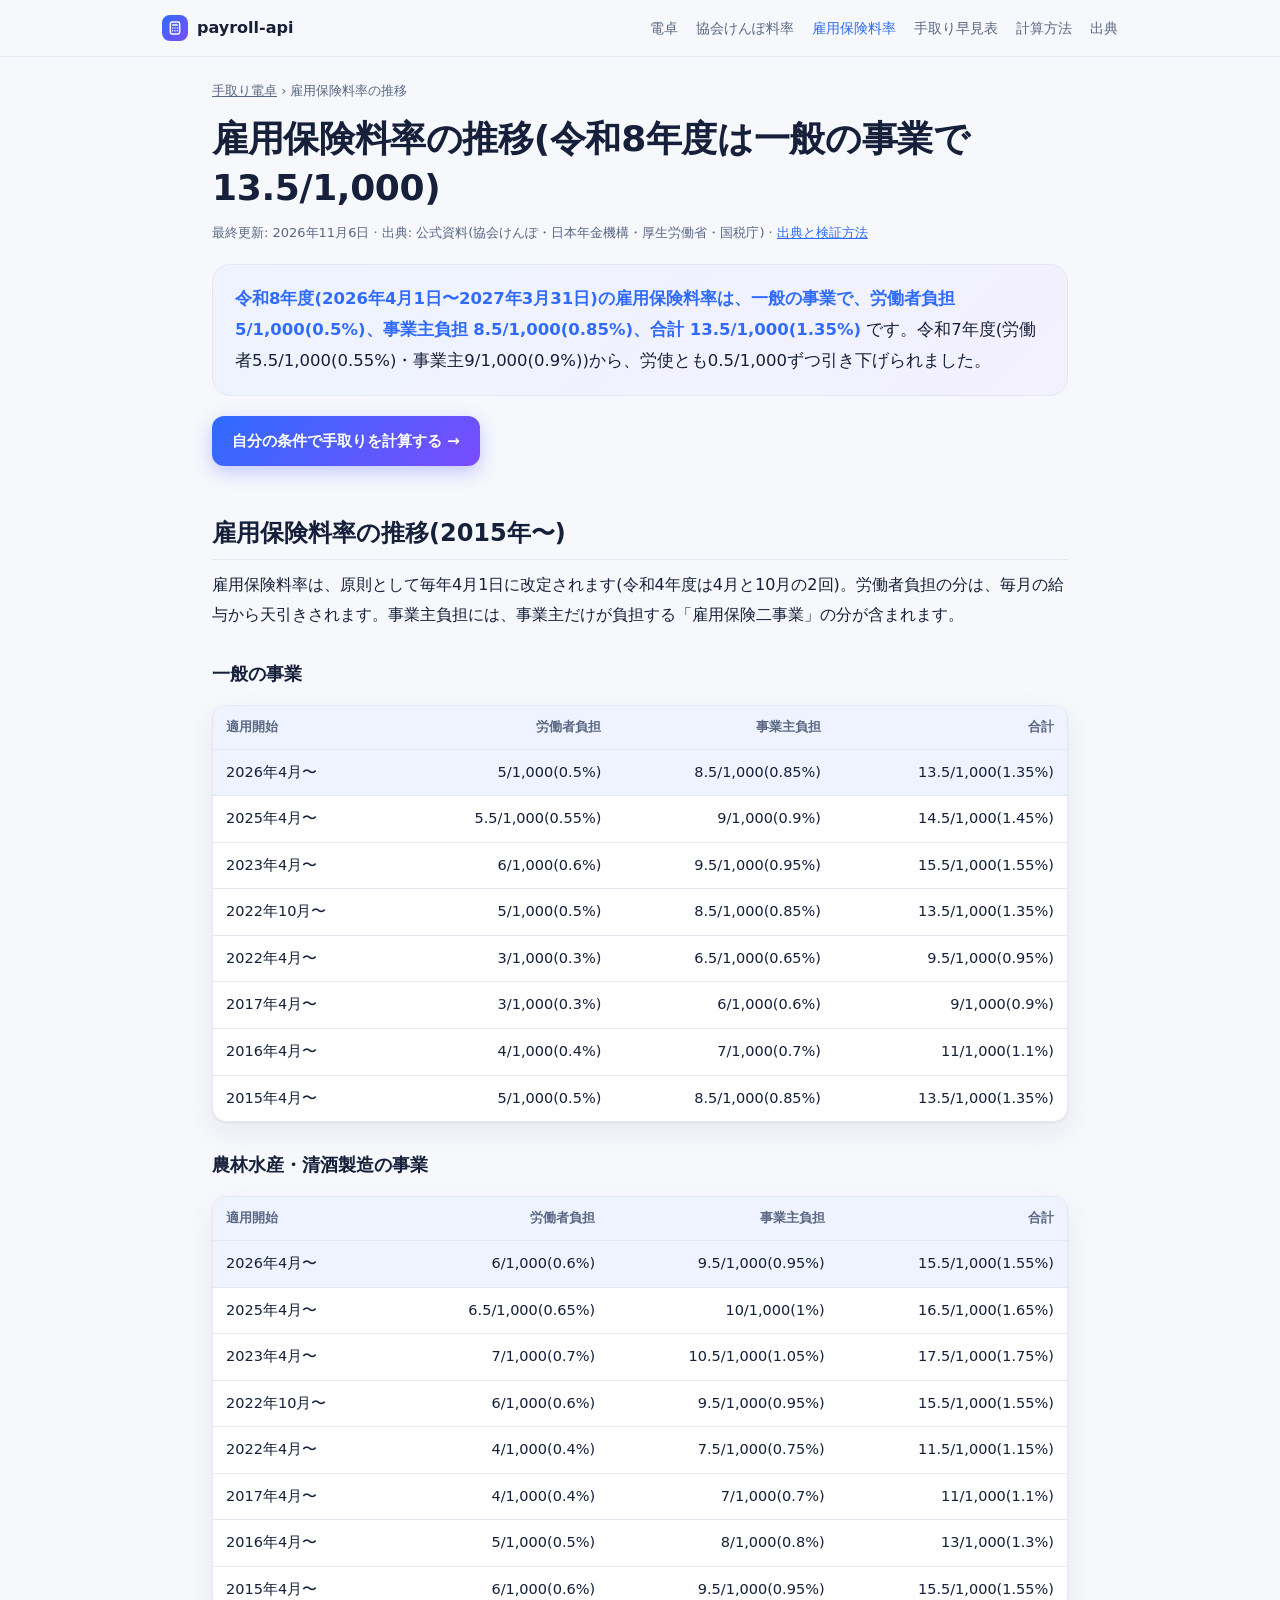
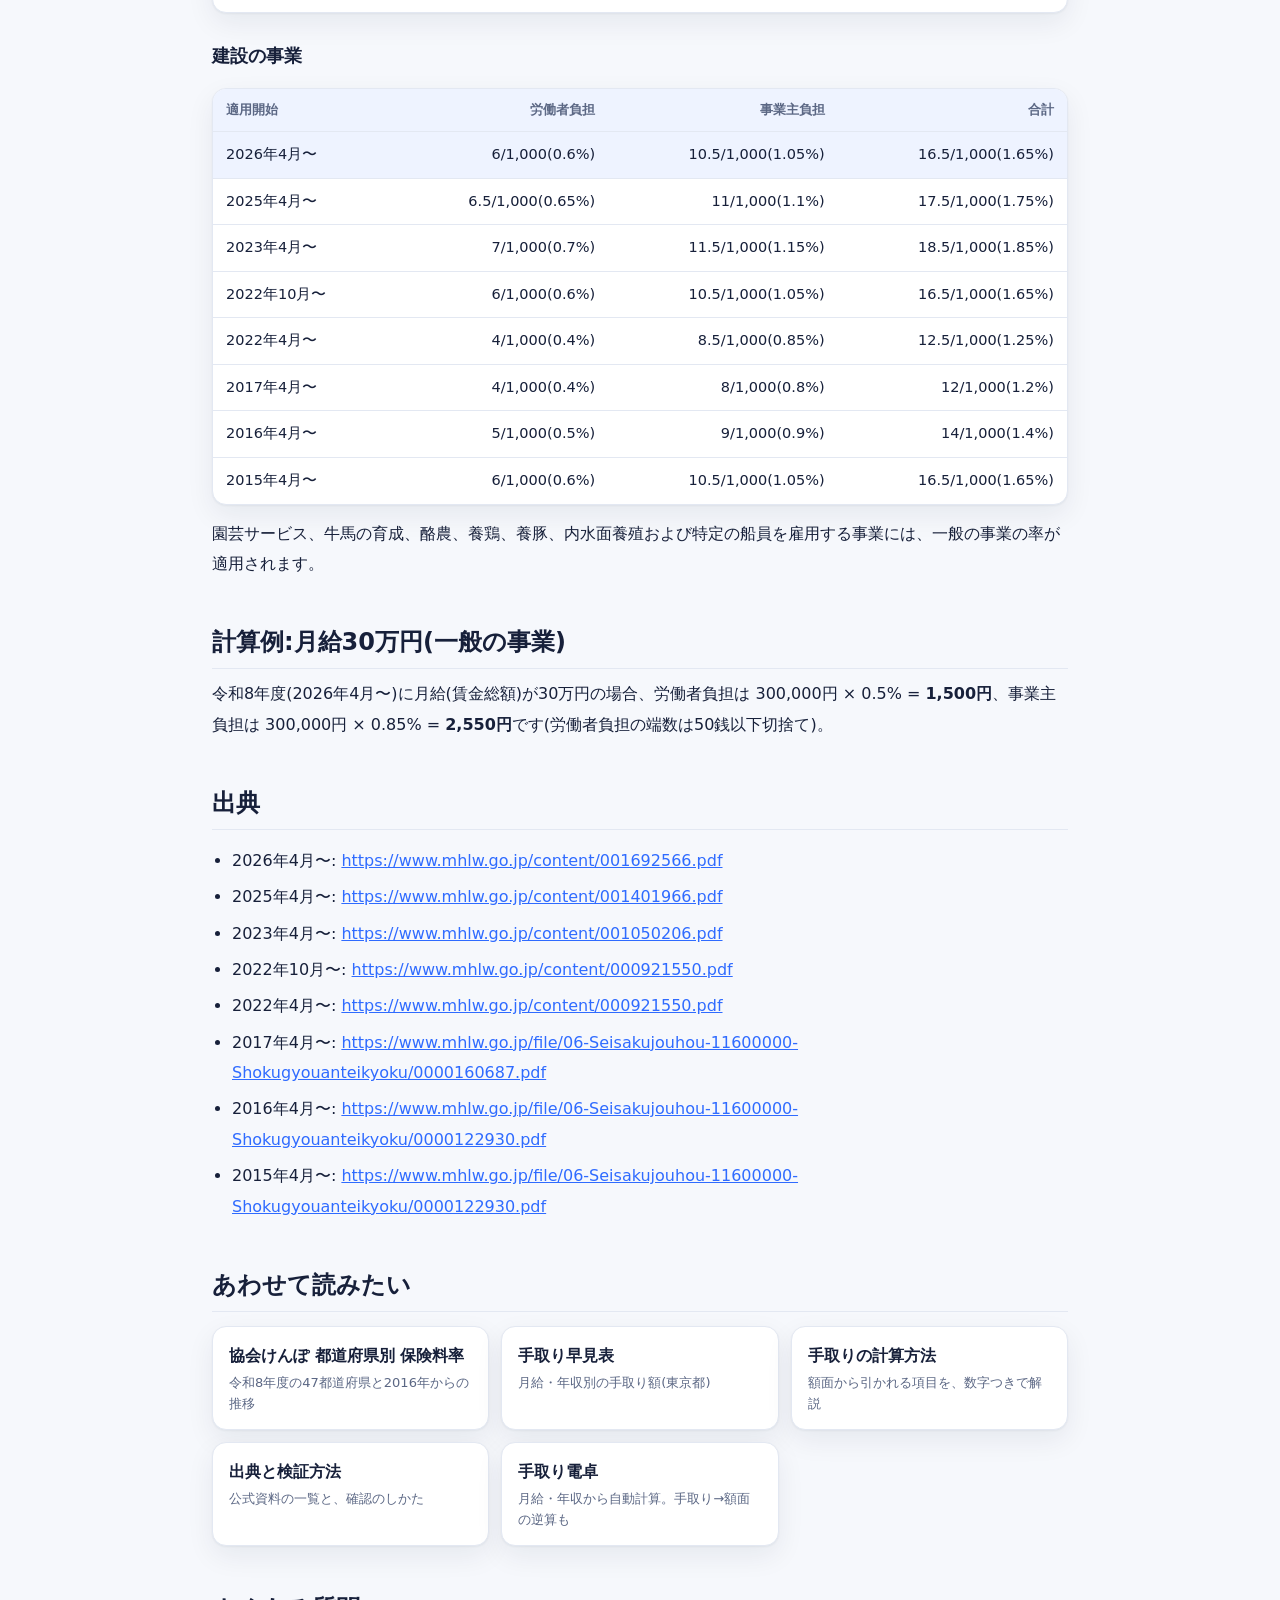
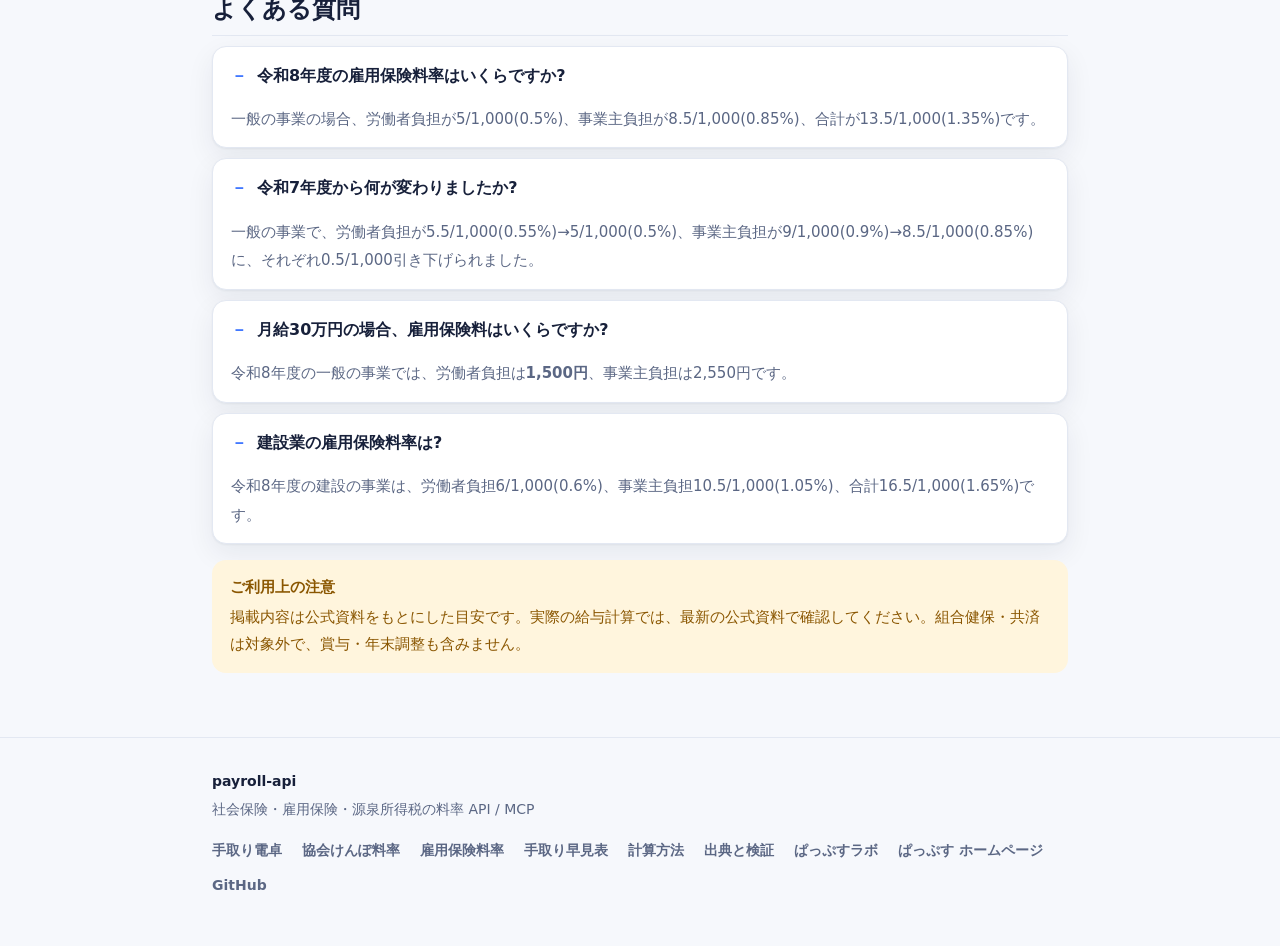
<file: docs/koyo/index.html>
<!DOCTYPE html>
<html lang="ja">
<head>
<meta charset="utf-8">
<meta name="viewport" content="width=device-width, initial-scale=1">
<title>雇用保険料率の推移【令和8年度(2026年度)は一般の事業で13.5/1,000】</title>
<meta name="description" content="令和8年度(2026年4月〜)の雇用保険料率は、一般の事業で労働者負担5/1,000(0.5%)、事業主負担8.5/1,000(0.85%)、合計13.5/1,000(1.35%)。農林水産・清酒製造、建設の事業と、2015年からの推移・計算例を掲載。">
<link rel="canonical" href="https://paps-jp.github.io/payroll-api/koyo/">
<meta property="og:type" content="article">
<meta property="og:title" content="雇用保険料率の推移【令和8年度(2026年度)は一般の事業で13.5/1,000】">
<meta property="og:description" content="令和8年度(2026年4月〜)の雇用保険料率は、一般の事業で労働者負担5/1,000(0.5%)、事業主負担8.5/1,000(0.85%)、合計13.5/1,000(1.35%)。農林水産・清酒製造、建設の事業と、2015年からの推移・計算例を掲載。">
<meta property="og:url" content="https://paps-jp.github.io/payroll-api/koyo/">
<meta property="og:image" content="https://paps-jp.github.io/payroll-api/images/calculator-result.jpg">
<meta property="og:site_name" content="payroll-api">
<meta name="twitter:card" content="summary_large_image">
<link rel="stylesheet" href="../assets/site.css">
<script type="application/ld+json">{"@context":"https://schema.org","@type":"Article","headline":"雇用保険料率の推移(令和8年度は一般の事業で13.5/1,000)","description":"令和8年度(2026年4月〜)の雇用保険料率は、一般の事業で労働者負担5/1,000(0.5%)、事業主負担8.5/1,000(0.85%)、合計13.5/1,000(1.35%)。農林水産・清酒製造、建設の事業と、2015年からの推移・計算例を掲載。","url":"https://paps-jp.github.io/payroll-api/koyo/","inLanguage":"ja","datePublished":"2026-11-06","dateModified":"2026-11-06","author":{"@type":"Organization","name":"ぱっぷすラボ(PAPS-Lab)","url":"https://paps-jp.github.io/"},"publisher":{"@type":"Organization","name":"ぱっぷすラボ(PAPS-Lab)","url":"https://paps-jp.github.io/"},"image":"https://paps-jp.github.io/payroll-api/images/calculator-result.jpg","mainEntityOfPage":"https://paps-jp.github.io/payroll-api/koyo/"}</script>
<script type="application/ld+json">{"@context":"https://schema.org","@type":"BreadcrumbList","itemListElement":[{"@type":"ListItem","position":1,"name":"payroll-api(手取り電卓)","item":"https://paps-jp.github.io/payroll-api/"},{"@type":"ListItem","position":2,"name":"雇用保険料率の推移","item":"https://paps-jp.github.io/payroll-api/koyo/"}]}</script>
<script type="application/ld+json">{"@context":"https://schema.org","@type":"FAQPage","mainEntity":[{"@type":"Question","name":"令和8年度の雇用保険料率はいくらですか?","acceptedAnswer":{"@type":"Answer","text":"一般の事業の場合、労働者負担が5/1,000(0.5%)、事業主負担が8.5/1,000(0.85%)、合計が13.5/1,000(1.35%)です。"}},{"@type":"Question","name":"令和7年度から何が変わりましたか?","acceptedAnswer":{"@type":"Answer","text":"一般の事業で、労働者負担が5.5/1,000(0.55%)→5/1,000(0.5%)、事業主負担が9/1,000(0.9%)→8.5/1,000(0.85%)に、それぞれ0.5/1,000引き下げられました。"}},{"@type":"Question","name":"月給30万円の場合、雇用保険料はいくらですか?","acceptedAnswer":{"@type":"Answer","text":"令和8年度の一般の事業では、労働者負担は1,500円、事業主負担は2,550円です。"}},{"@type":"Question","name":"建設業の雇用保険料率は?","acceptedAnswer":{"@type":"Answer","text":"令和8年度の建設の事業は、労働者負担6/1,000(0.6%)、事業主負担10.5/1,000(1.05%)、合計16.5/1,000(1.65%)です。"}}]}</script>
<script type="application/ld+json">{"@context":"https://schema.org","@type":"Dataset","name":"雇用保険料率の推移(2015年〜)","description":"厚生労働省が公表する雇用保険料率(一般・農林水産・清酒製造・建設の事業)の改定履歴。","url":"https://paps-jp.github.io/payroll-api/koyo/","inLanguage":"ja","isAccessibleForFree":true,"temporalCoverage":"2015-04/2027-03","creator":{"@type":"Organization","name":"ぱっぷすラボ(PAPS-Lab)","url":"https://paps-jp.github.io/"},"keywords":["社会保険料率","雇用保険料率","源泉所得税","給与計算","手取り"],"distribution":[{"@type":"DataDownload","encodingFormat":"application/json","contentUrl":"https://payroll-api.paps.jp/v1/rates?month=2026-04"}]}</script>
</head>
<body>
<div class="bar"><div class="wrap">
  <a class="logo" href="../"><b><svg class="i" viewBox="0 0 24 24"><rect x="5" y="3" width="14" height="18" rx="2.5"/><path d="M8.5 7.5h7"/><path d="M8.5 12h.01M12 12h.01M15.5 12h.01M8.5 16h.01M12 16h.01M15.5 16h.01"/></svg></b>payroll-api</a>
  <nav><a href="../">電卓</a><a href="../kenpo/">協会けんぽ料率</a><a href="../koyo/" aria-current="page">雇用保険料率</a><a href="../tedori/">手取り早見表</a><a href="../how-to/">計算方法</a><a href="../sources/">出典</a></nav>
</div></div>
<main class="wrap">
<nav class="crumb" aria-label="パンくず"><a href="../">手取り電卓</a> › 雇用保険料率の推移</nav>
<h1>雇用保険料率の推移(令和8年度は一般の事業で13.5/1,000)</h1>
<p class="meta">最終更新: 2026年11月6日 · 出典: 公式資料(協会けんぽ・日本年金機構・厚生労働省・国税庁) · <a href="../sources/">出典と検証方法</a></p>
<div class="answer"><b>令和8年度(2026年4月1日〜2027年3月31日)の雇用保険料率は、一般の事業で、労働者負担 5/1,000(0.5%)、事業主負担 8.5/1,000(0.85%)、合計 13.5/1,000(1.35%)</b> です。令和7年度(労働者5.5/1,000(0.55%)・事業主9/1,000(0.9%))から、労使とも0.5/1,000ずつ引き下げられました。</div>
<a class="cta" href="../">自分の条件で手取りを計算する →</a>
<h2 id="rate">雇用保険料率の推移(2015年〜)</h2>
<p>雇用保険料率は、原則として毎年4月1日に改定されます(令和4年度は4月と10月の2回)。労働者負担の分は、毎月の給与から天引きされます。事業主負担には、事業主だけが負担する「雇用保険二事業」の分が含まれます。</p><h3>一般の事業</h3><div class="tw"><table><tr><th>適用開始</th><th>労働者負担</th><th>事業主負担</th><th>合計</th></tr><tr class="hl"><td>2026年4月〜</td><td>5/1,000(0.5%)</td><td>8.5/1,000(0.85%)</td><td>13.5/1,000(1.35%)</td></tr><tr><td>2025年4月〜</td><td>5.5/1,000(0.55%)</td><td>9/1,000(0.9%)</td><td>14.5/1,000(1.45%)</td></tr><tr><td>2023年4月〜</td><td>6/1,000(0.6%)</td><td>9.5/1,000(0.95%)</td><td>15.5/1,000(1.55%)</td></tr><tr><td>2022年10月〜</td><td>5/1,000(0.5%)</td><td>8.5/1,000(0.85%)</td><td>13.5/1,000(1.35%)</td></tr><tr><td>2022年4月〜</td><td>3/1,000(0.3%)</td><td>6.5/1,000(0.65%)</td><td>9.5/1,000(0.95%)</td></tr><tr><td>2017年4月〜</td><td>3/1,000(0.3%)</td><td>6/1,000(0.6%)</td><td>9/1,000(0.9%)</td></tr><tr><td>2016年4月〜</td><td>4/1,000(0.4%)</td><td>7/1,000(0.7%)</td><td>11/1,000(1.1%)</td></tr><tr><td>2015年4月〜</td><td>5/1,000(0.5%)</td><td>8.5/1,000(0.85%)</td><td>13.5/1,000(1.35%)</td></tr></table></div><h3>農林水産・清酒製造の事業</h3><div class="tw"><table><tr><th>適用開始</th><th>労働者負担</th><th>事業主負担</th><th>合計</th></tr><tr class="hl"><td>2026年4月〜</td><td>6/1,000(0.6%)</td><td>9.5/1,000(0.95%)</td><td>15.5/1,000(1.55%)</td></tr><tr><td>2025年4月〜</td><td>6.5/1,000(0.65%)</td><td>10/1,000(1%)</td><td>16.5/1,000(1.65%)</td></tr><tr><td>2023年4月〜</td><td>7/1,000(0.7%)</td><td>10.5/1,000(1.05%)</td><td>17.5/1,000(1.75%)</td></tr><tr><td>2022年10月〜</td><td>6/1,000(0.6%)</td><td>9.5/1,000(0.95%)</td><td>15.5/1,000(1.55%)</td></tr><tr><td>2022年4月〜</td><td>4/1,000(0.4%)</td><td>7.5/1,000(0.75%)</td><td>11.5/1,000(1.15%)</td></tr><tr><td>2017年4月〜</td><td>4/1,000(0.4%)</td><td>7/1,000(0.7%)</td><td>11/1,000(1.1%)</td></tr><tr><td>2016年4月〜</td><td>5/1,000(0.5%)</td><td>8/1,000(0.8%)</td><td>13/1,000(1.3%)</td></tr><tr><td>2015年4月〜</td><td>6/1,000(0.6%)</td><td>9.5/1,000(0.95%)</td><td>15.5/1,000(1.55%)</td></tr></table></div><h3>建設の事業</h3><div class="tw"><table><tr><th>適用開始</th><th>労働者負担</th><th>事業主負担</th><th>合計</th></tr><tr class="hl"><td>2026年4月〜</td><td>6/1,000(0.6%)</td><td>10.5/1,000(1.05%)</td><td>16.5/1,000(1.65%)</td></tr><tr><td>2025年4月〜</td><td>6.5/1,000(0.65%)</td><td>11/1,000(1.1%)</td><td>17.5/1,000(1.75%)</td></tr><tr><td>2023年4月〜</td><td>7/1,000(0.7%)</td><td>11.5/1,000(1.15%)</td><td>18.5/1,000(1.85%)</td></tr><tr><td>2022年10月〜</td><td>6/1,000(0.6%)</td><td>10.5/1,000(1.05%)</td><td>16.5/1,000(1.65%)</td></tr><tr><td>2022年4月〜</td><td>4/1,000(0.4%)</td><td>8.5/1,000(0.85%)</td><td>12.5/1,000(1.25%)</td></tr><tr><td>2017年4月〜</td><td>4/1,000(0.4%)</td><td>8/1,000(0.8%)</td><td>12/1,000(1.2%)</td></tr><tr><td>2016年4月〜</td><td>5/1,000(0.5%)</td><td>9/1,000(0.9%)</td><td>14/1,000(1.4%)</td></tr><tr><td>2015年4月〜</td><td>6/1,000(0.6%)</td><td>10.5/1,000(1.05%)</td><td>16.5/1,000(1.65%)</td></tr></table></div><p>園芸サービス、牛馬の育成、酪農、養鶏、養豚、内水面養殖および特定の船員を雇用する事業には、一般の事業の率が適用されます。</p><h2 id="example">計算例:月給30万円(一般の事業)</h2>
<p>令和8年度(2026年4月〜)に月給(賃金総額)が30万円の場合、労働者負担は 300,000円 × 0.5% = <b>1,500円</b>、事業主負担は 300,000円 × 0.85% = <b>2,550円</b>です(労働者負担の端数は50銭以下切捨て)。</p><h2 id="source">出典</h2><ul class="src-list"><li>2026年4月〜: <a href="https://www.mhlw.go.jp/content/001692566.pdf" rel="noopener">https://www.mhlw.go.jp/content/001692566.pdf</a></li><li>2025年4月〜: <a href="https://www.mhlw.go.jp/content/001401966.pdf" rel="noopener">https://www.mhlw.go.jp/content/001401966.pdf</a></li><li>2023年4月〜: <a href="https://www.mhlw.go.jp/content/001050206.pdf" rel="noopener">https://www.mhlw.go.jp/content/001050206.pdf</a></li><li>2022年10月〜: <a href="https://www.mhlw.go.jp/content/000921550.pdf" rel="noopener">https://www.mhlw.go.jp/content/000921550.pdf</a></li><li>2022年4月〜: <a href="https://www.mhlw.go.jp/content/000921550.pdf" rel="noopener">https://www.mhlw.go.jp/content/000921550.pdf</a></li><li>2017年4月〜: <a href="https://www.mhlw.go.jp/file/06-Seisakujouhou-11600000-Shokugyouanteikyoku/0000160687.pdf" rel="noopener">https://www.mhlw.go.jp/file/06-Seisakujouhou-11600000-Shokugyouanteikyoku/0000160687.pdf</a></li><li>2016年4月〜: <a href="https://www.mhlw.go.jp/file/06-Seisakujouhou-11600000-Shokugyouanteikyoku/0000122930.pdf" rel="noopener">https://www.mhlw.go.jp/file/06-Seisakujouhou-11600000-Shokugyouanteikyoku/0000122930.pdf</a></li><li>2015年4月〜: <a href="https://www.mhlw.go.jp/file/06-Seisakujouhou-11600000-Shokugyouanteikyoku/0000122930.pdf" rel="noopener">https://www.mhlw.go.jp/file/06-Seisakujouhou-11600000-Shokugyouanteikyoku/0000122930.pdf</a></li></ul><h2>あわせて読みたい</h2><div class="links"><a href="../kenpo/">協会けんぽ 都道府県別 保険料率<small>令和8年度の47都道府県と2016年からの推移</small></a><a href="../tedori/">手取り早見表<small>月給・年収別の手取り額(東京都)</small></a><a href="../how-to/">手取りの計算方法<small>額面から引かれる項目を、数字つきで解説</small></a><a href="../sources/">出典と検証方法<small>公式資料の一覧と、確認のしかた</small></a><a href="../">手取り電卓<small>月給・年収から自動計算。手取り→額面の逆算も</small></a></div>
<h2 id="faq">よくある質問</h2>
<details class="q" open><summary>令和8年度の雇用保険料率はいくらですか?</summary><p>一般の事業の場合、労働者負担が5/1,000(0.5%)、事業主負担が8.5/1,000(0.85%)、合計が13.5/1,000(1.35%)です。</p></details>
<details class="q" open><summary>令和7年度から何が変わりましたか?</summary><p>一般の事業で、労働者負担が5.5/1,000(0.55%)→5/1,000(0.5%)、事業主負担が9/1,000(0.9%)→8.5/1,000(0.85%)に、それぞれ0.5/1,000引き下げられました。</p></details>
<details class="q" open><summary>月給30万円の場合、雇用保険料はいくらですか?</summary><p>令和8年度の一般の事業では、労働者負担は<b>1,500円</b>、事業主負担は2,550円です。</p></details>
<details class="q" open><summary>建設業の雇用保険料率は?</summary><p>令和8年度の建設の事業は、労働者負担6/1,000(0.6%)、事業主負担10.5/1,000(1.05%)、合計16.5/1,000(1.65%)です。</p></details>

<div class="note"><b>ご利用上の注意</b>掲載内容は公式資料をもとにした目安です。実際の給与計算では、最新の公式資料で確認してください。組合健保・共済は対象外で、賞与・年末調整も含みません。</div>
</main>
<footer><div class="wrap">
  <div class="f-main"><span class="f-name">payroll-api</span><span>社会保険・雇用保険・源泉所得税の料率 API / MCP</span></div>
  <nav class="f-links" aria-label="関連リンク">
    <a href="../">手取り電卓</a><a href="../kenpo/">協会けんぽ料率</a><a href="../koyo/">雇用保険料率</a><a href="../tedori/">手取り早見表</a><a href="../how-to/">計算方法</a><a href="../sources/">出典と検証</a>
    <a href="https://paps-jp.github.io/">ぱっぷすラボ</a><a href="https://www.paps.jp">ぱっぷす ホームページ</a><a href="https://github.com/paps-jp/payroll-api">GitHub</a>
  </nav>
</div></footer>
</body>
</html>
</file>
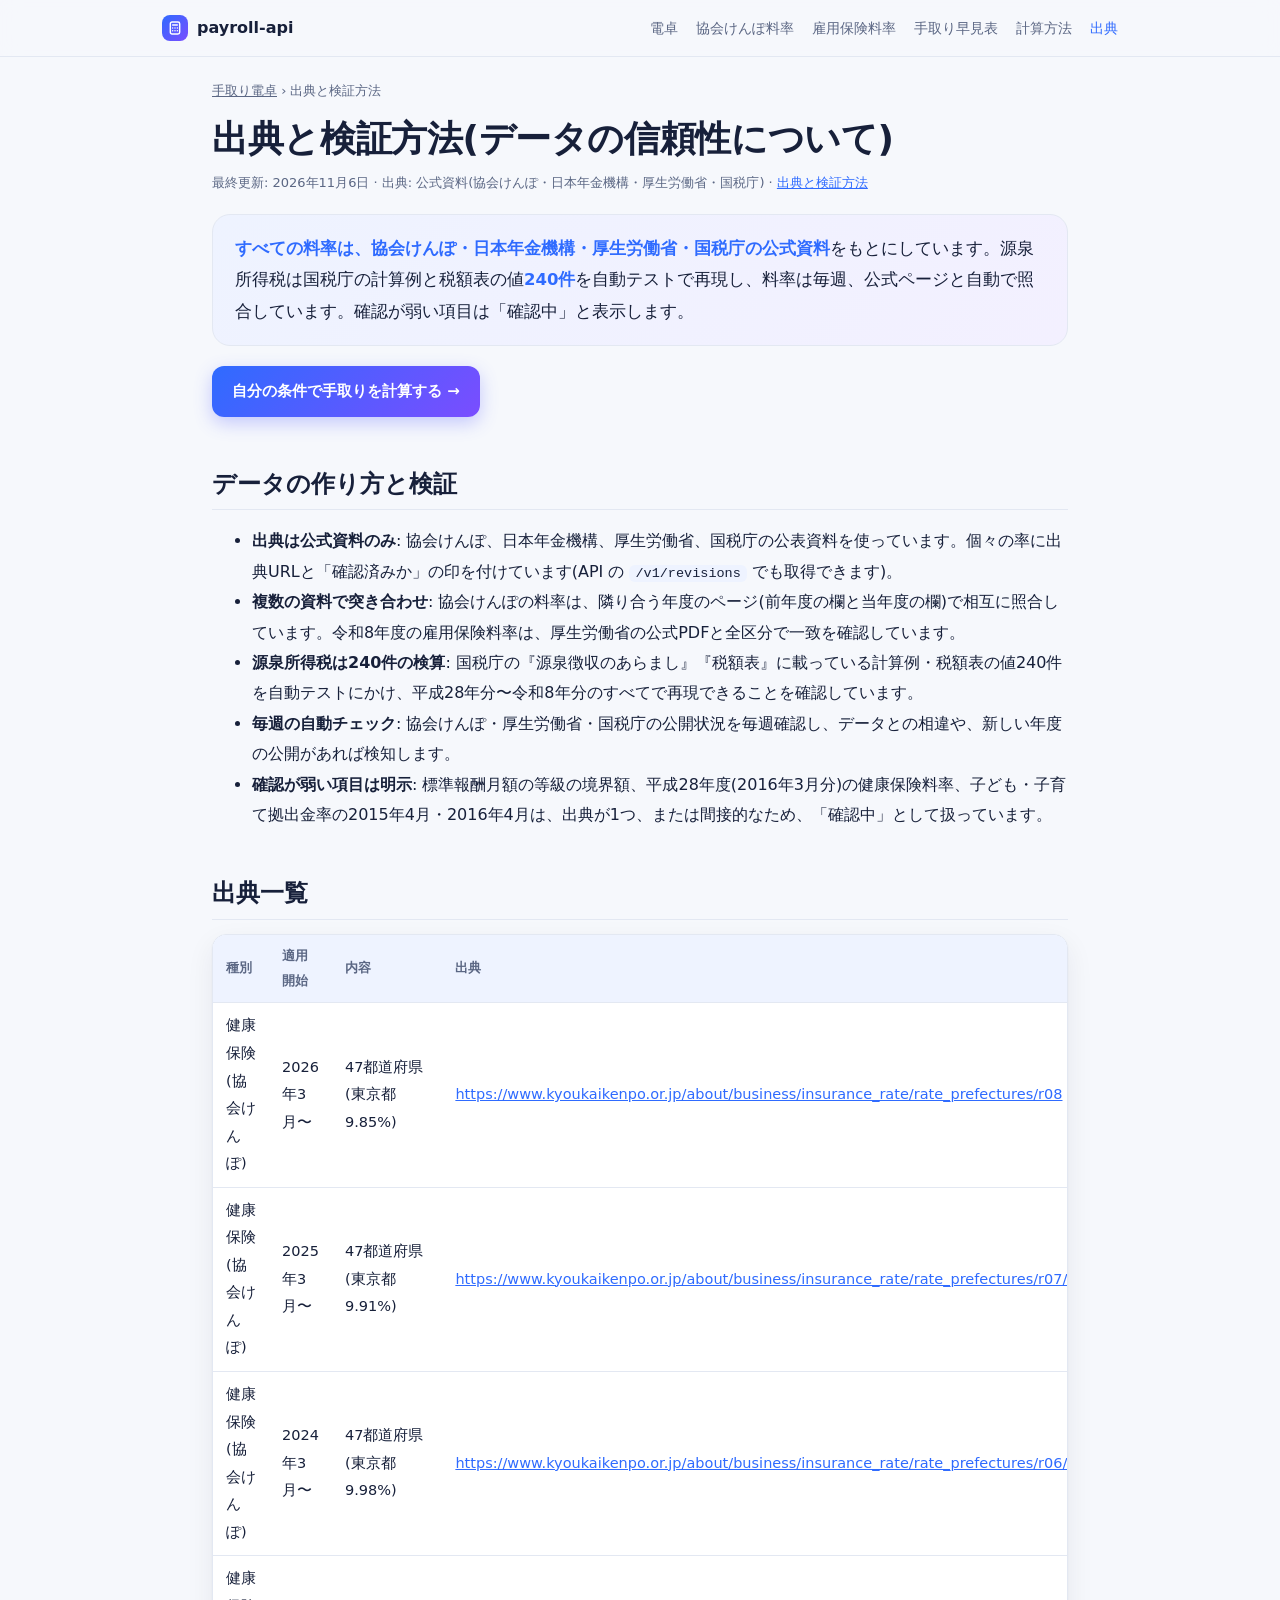
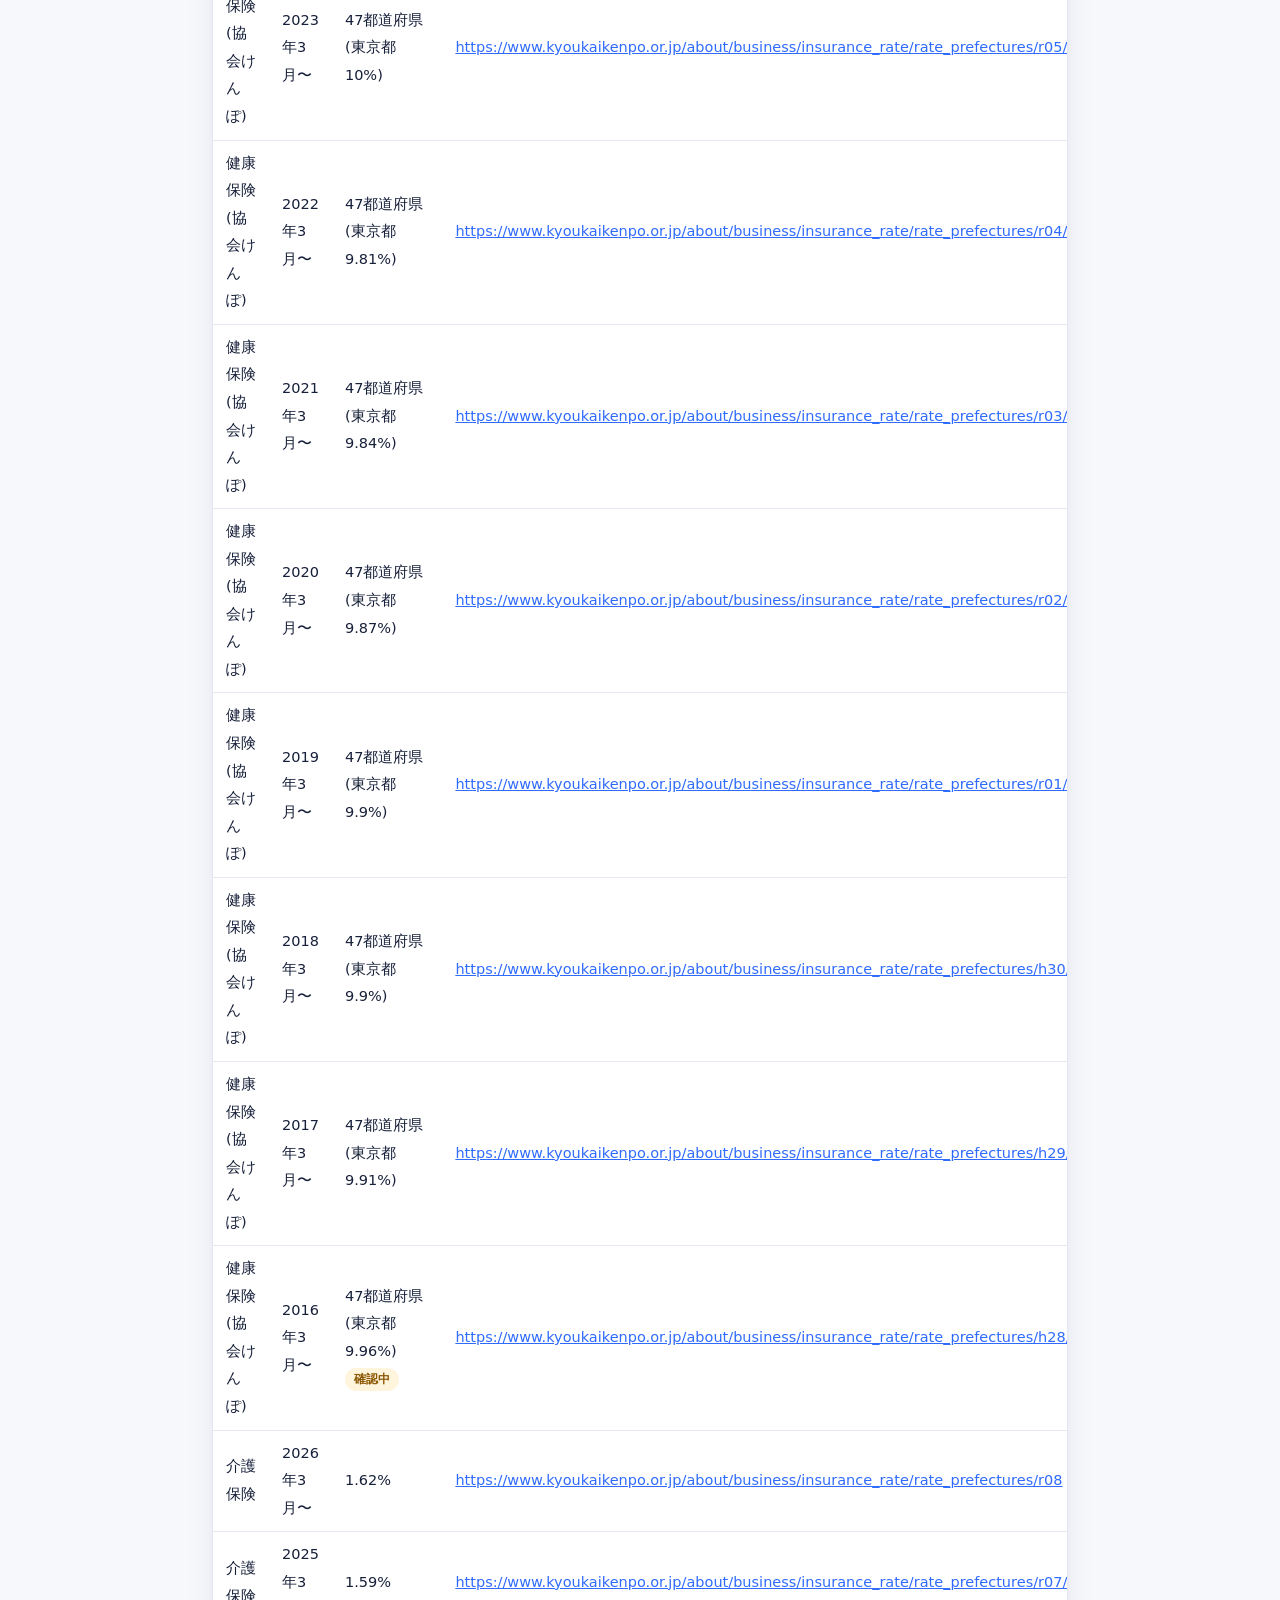
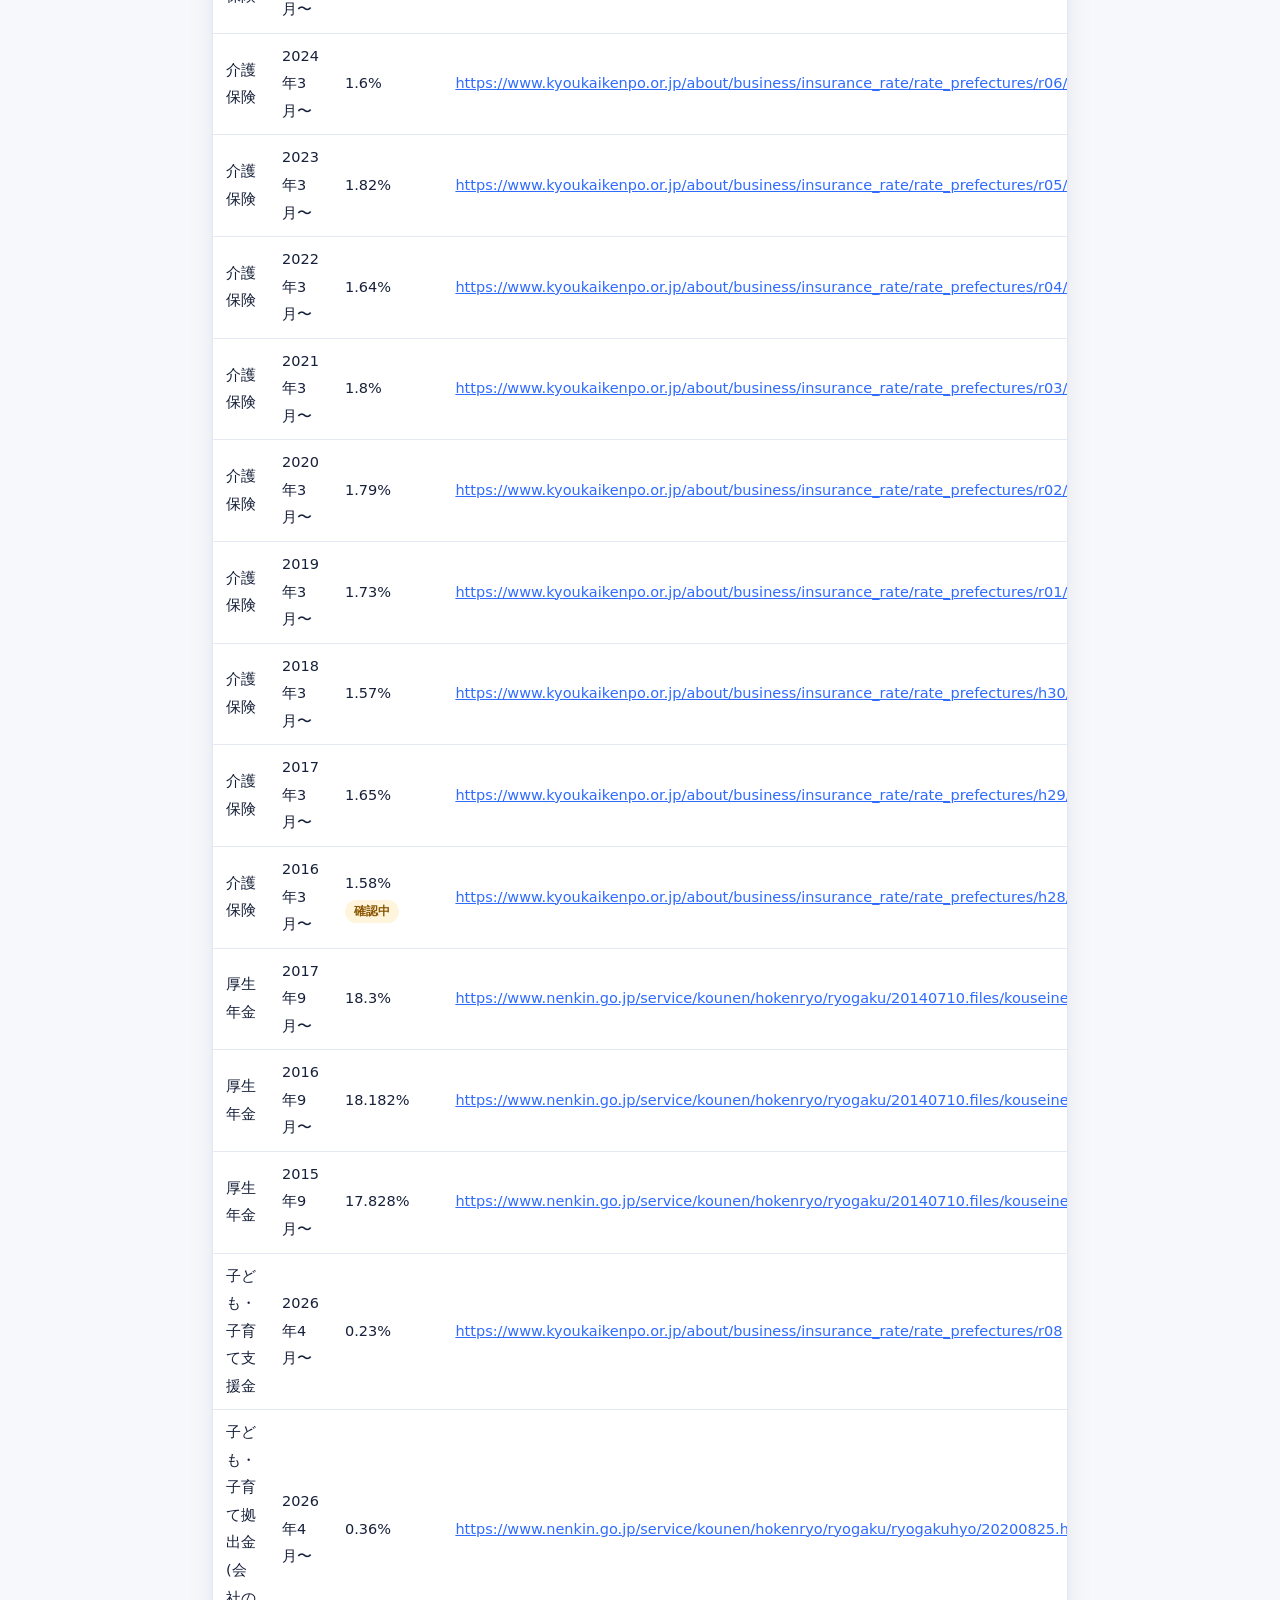
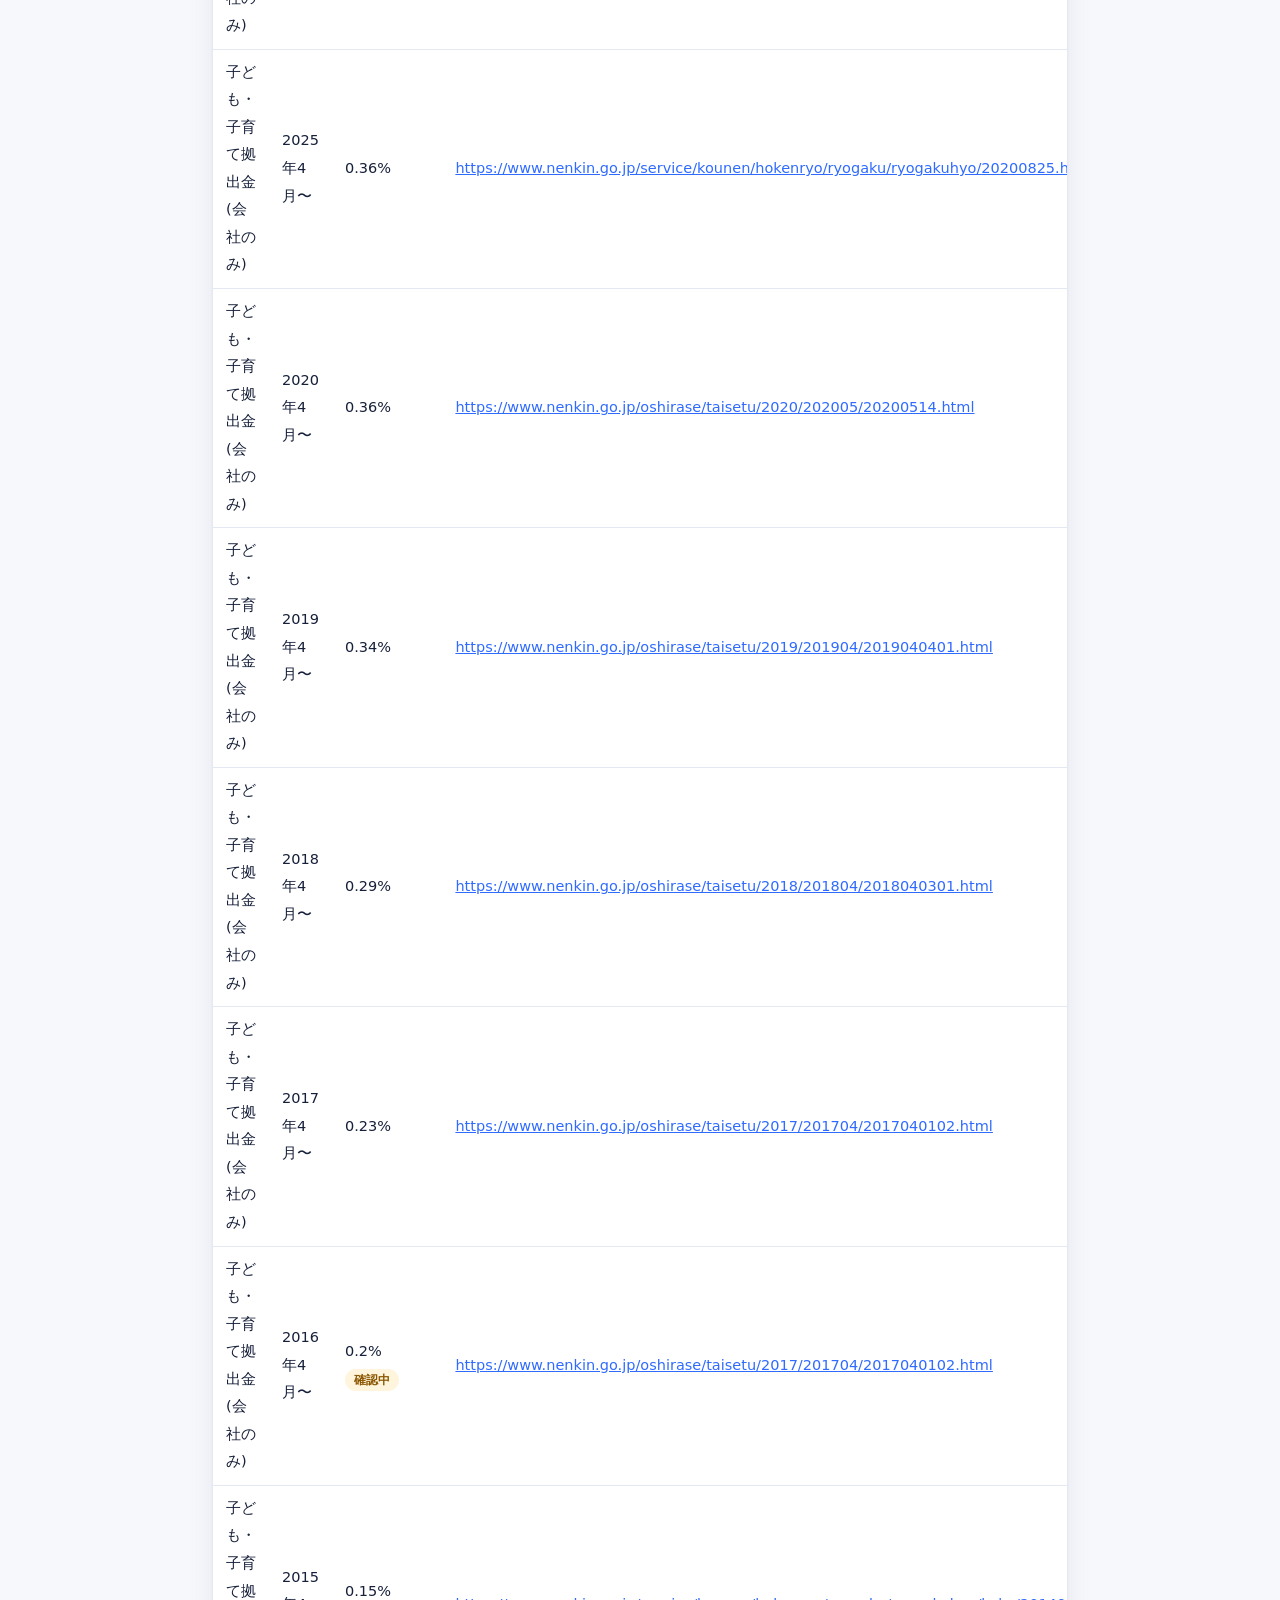
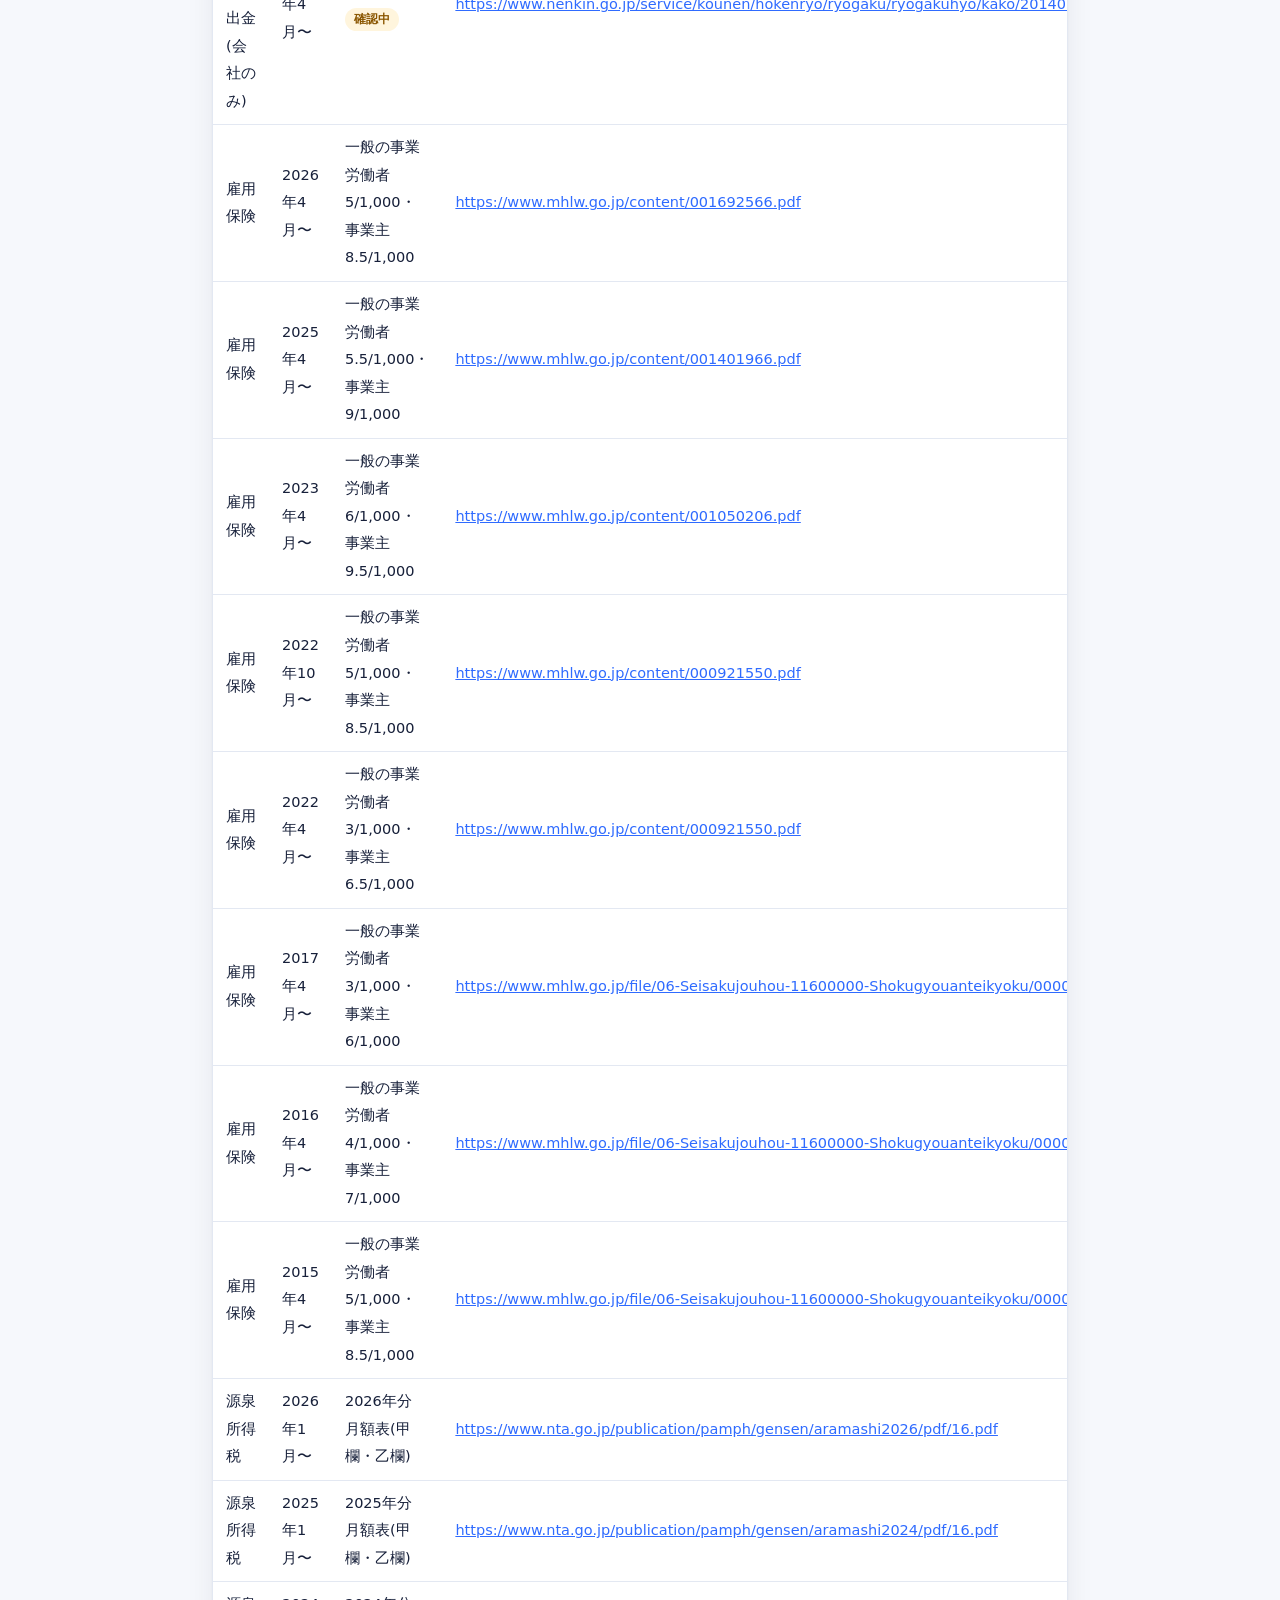
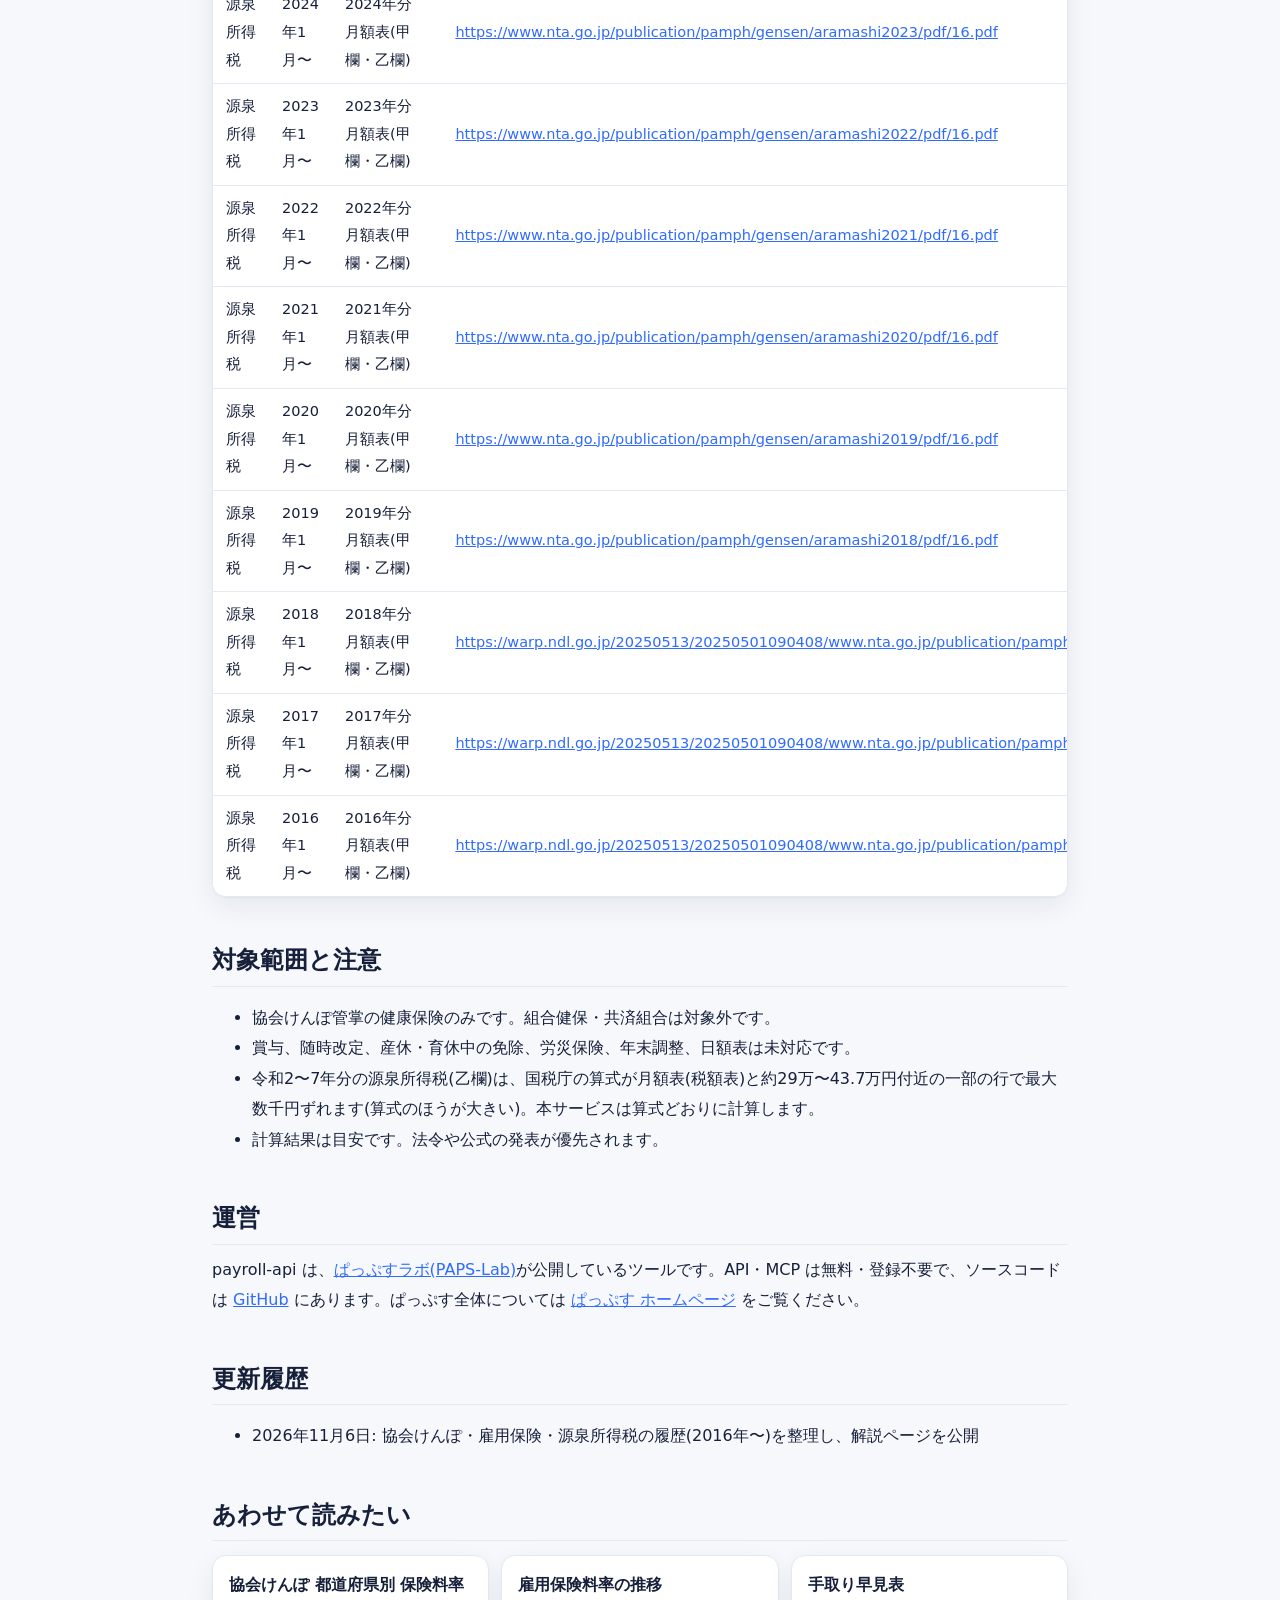
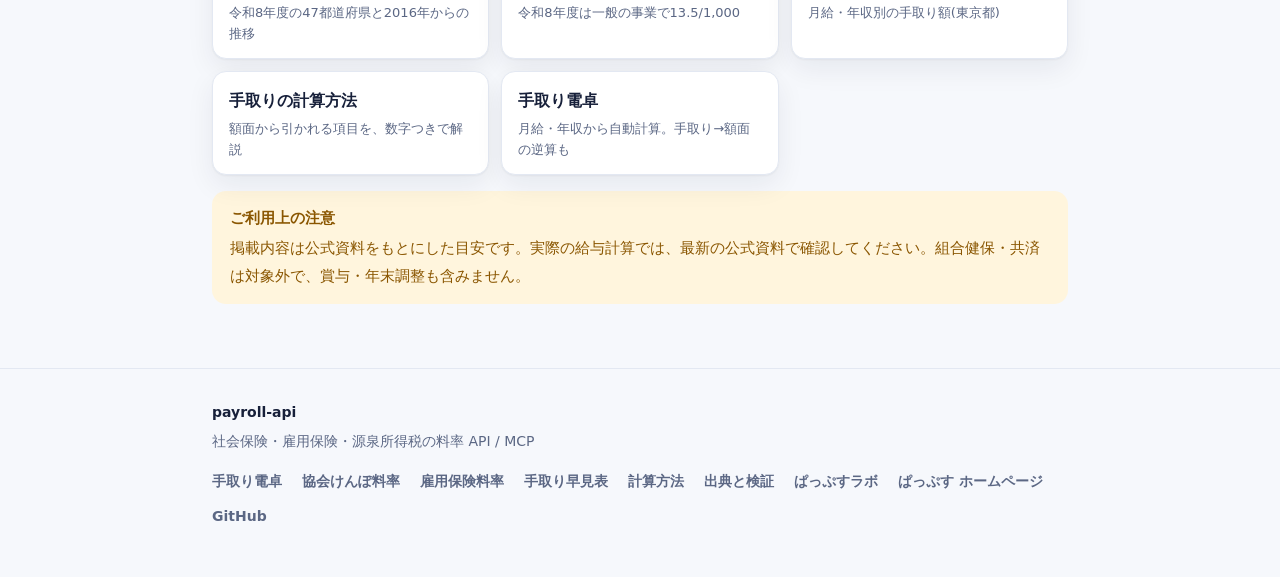
<file: docs/sources/index.html>
<!DOCTYPE html>
<html lang="ja">
<head>
<meta charset="utf-8">
<meta name="viewport" content="width=device-width, initial-scale=1">
<title>出典と検証方法|社会保険料率・雇用保険料率・源泉所得税のデータについて | payroll-api</title>
<meta name="description" content="payroll-api が使う社会保険料率・雇用保険料率・源泉所得税のデータの出典(協会けんぽ・日本年金機構・厚生労働省・国税庁)と、検証方法・対象範囲・注意点を公開しています。">
<link rel="canonical" href="https://paps-jp.github.io/payroll-api/sources/">
<meta property="og:type" content="article">
<meta property="og:title" content="出典と検証方法|社会保険料率・雇用保険料率・源泉所得税のデータについて | payroll-api">
<meta property="og:description" content="payroll-api が使う社会保険料率・雇用保険料率・源泉所得税のデータの出典(協会けんぽ・日本年金機構・厚生労働省・国税庁)と、検証方法・対象範囲・注意点を公開しています。">
<meta property="og:url" content="https://paps-jp.github.io/payroll-api/sources/">
<meta property="og:image" content="https://paps-jp.github.io/payroll-api/images/calculator-result.jpg">
<meta property="og:site_name" content="payroll-api">
<meta name="twitter:card" content="summary_large_image">
<link rel="stylesheet" href="../assets/site.css">
<script type="application/ld+json">{"@context":"https://schema.org","@type":"Article","headline":"出典と検証方法(データの信頼性について)","description":"payroll-api が使う社会保険料率・雇用保険料率・源泉所得税のデータの出典(協会けんぽ・日本年金機構・厚生労働省・国税庁)と、検証方法・対象範囲・注意点を公開しています。","url":"https://paps-jp.github.io/payroll-api/sources/","inLanguage":"ja","datePublished":"2026-11-06","dateModified":"2026-11-06","author":{"@type":"Organization","name":"ぱっぷすラボ(PAPS-Lab)","url":"https://paps-jp.github.io/"},"publisher":{"@type":"Organization","name":"ぱっぷすラボ(PAPS-Lab)","url":"https://paps-jp.github.io/"},"image":"https://paps-jp.github.io/payroll-api/images/calculator-result.jpg","mainEntityOfPage":"https://paps-jp.github.io/payroll-api/sources/"}</script>
<script type="application/ld+json">{"@context":"https://schema.org","@type":"BreadcrumbList","itemListElement":[{"@type":"ListItem","position":1,"name":"payroll-api(手取り電卓)","item":"https://paps-jp.github.io/payroll-api/"},{"@type":"ListItem","position":2,"name":"出典と検証方法","item":"https://paps-jp.github.io/payroll-api/sources/"}]}</script>
</head>
<body>
<div class="bar"><div class="wrap">
  <a class="logo" href="../"><b><svg class="i" viewBox="0 0 24 24"><rect x="5" y="3" width="14" height="18" rx="2.5"/><path d="M8.5 7.5h7"/><path d="M8.5 12h.01M12 12h.01M15.5 12h.01M8.5 16h.01M12 16h.01M15.5 16h.01"/></svg></b>payroll-api</a>
  <nav><a href="../">電卓</a><a href="../kenpo/">協会けんぽ料率</a><a href="../koyo/">雇用保険料率</a><a href="../tedori/">手取り早見表</a><a href="../how-to/">計算方法</a><a href="../sources/" aria-current="page">出典</a></nav>
</div></div>
<main class="wrap">
<nav class="crumb" aria-label="パンくず"><a href="../">手取り電卓</a> › 出典と検証方法</nav>
<h1>出典と検証方法(データの信頼性について)</h1>
<p class="meta">最終更新: 2026年11月6日 · 出典: 公式資料(協会けんぽ・日本年金機構・厚生労働省・国税庁) · <a href="../sources/">出典と検証方法</a></p>
<div class="answer"><b>すべての料率は、協会けんぽ・日本年金機構・厚生労働省・国税庁の公式資料</b>をもとにしています。源泉所得税は国税庁の計算例と税額表の値<b>240件</b>を自動テストで再現し、料率は毎週、公式ページと自動で照合しています。確認が弱い項目は「確認中」と表示します。</div>
<a class="cta" href="../">自分の条件で手取りを計算する →</a>
<h2 id="how">データの作り方と検証</h2>
<ul>
<li><b>出典は公式資料のみ</b>: 協会けんぽ、日本年金機構、厚生労働省、国税庁の公表資料を使っています。個々の率に出典URLと「確認済みか」の印を付けています(API の <code>/v1/revisions</code> でも取得できます)。</li>
<li><b>複数の資料で突き合わせ</b>: 協会けんぽの料率は、隣り合う年度のページ(前年度の欄と当年度の欄)で相互に照合しています。令和8年度の雇用保険料率は、厚生労働省の公式PDFと全区分で一致を確認しています。</li>
<li><b>源泉所得税は240件の検算</b>: 国税庁の『源泉徴収のあらまし』『税額表』に載っている計算例・税額表の値240件を自動テストにかけ、平成28年分〜令和8年分のすべてで再現できることを確認しています。</li>
<li><b>毎週の自動チェック</b>: 協会けんぽ・厚生労働省・国税庁の公開状況を毎週確認し、データとの相違や、新しい年度の公開があれば検知します。</li>
<li><b>確認が弱い項目は明示</b>: 標準報酬月額の等級の境界額、平成28年度(2016年3月分)の健康保険料率、子ども・子育て拠出金率の2015年4月・2016年4月は、出典が1つ、または間接的なため、「確認中」として扱っています。</li>
</ul><h2 id="list">出典一覧</h2><div class="tw"><table><tr><th class="txt">種別</th><th class="txt">適用開始</th><th class="txt">内容</th><th class="txt">出典</th></tr><tr><td class="txt">健康保険(協会けんぽ)</td><td class="txt">2026年3月〜</td><td class="txt">47都道府県(東京都 9.85%)</td><td class="txt"><a href="https://www.kyoukaikenpo.or.jp/about/business/insurance_rate/rate_prefectures/r08" rel="noopener">https://www.kyoukaikenpo.or.jp/about/business/insurance_rate/rate_prefectures/r08</a></td></tr><tr><td class="txt">健康保険(協会けんぽ)</td><td class="txt">2025年3月〜</td><td class="txt">47都道府県(東京都 9.91%)</td><td class="txt"><a href="https://www.kyoukaikenpo.or.jp/about/business/insurance_rate/rate_prefectures/r07/" rel="noopener">https://www.kyoukaikenpo.or.jp/about/business/insurance_rate/rate_prefectures/r07/</a></td></tr><tr><td class="txt">健康保険(協会けんぽ)</td><td class="txt">2024年3月〜</td><td class="txt">47都道府県(東京都 9.98%)</td><td class="txt"><a href="https://www.kyoukaikenpo.or.jp/about/business/insurance_rate/rate_prefectures/r06/" rel="noopener">https://www.kyoukaikenpo.or.jp/about/business/insurance_rate/rate_prefectures/r06/</a></td></tr><tr><td class="txt">健康保険(協会けんぽ)</td><td class="txt">2023年3月〜</td><td class="txt">47都道府県(東京都 10%)</td><td class="txt"><a href="https://www.kyoukaikenpo.or.jp/about/business/insurance_rate/rate_prefectures/r05/" rel="noopener">https://www.kyoukaikenpo.or.jp/about/business/insurance_rate/rate_prefectures/r05/</a></td></tr><tr><td class="txt">健康保険(協会けんぽ)</td><td class="txt">2022年3月〜</td><td class="txt">47都道府県(東京都 9.81%)</td><td class="txt"><a href="https://www.kyoukaikenpo.or.jp/about/business/insurance_rate/rate_prefectures/r04/" rel="noopener">https://www.kyoukaikenpo.or.jp/about/business/insurance_rate/rate_prefectures/r04/</a></td></tr><tr><td class="txt">健康保険(協会けんぽ)</td><td class="txt">2021年3月〜</td><td class="txt">47都道府県(東京都 9.84%)</td><td class="txt"><a href="https://www.kyoukaikenpo.or.jp/about/business/insurance_rate/rate_prefectures/r03/" rel="noopener">https://www.kyoukaikenpo.or.jp/about/business/insurance_rate/rate_prefectures/r03/</a></td></tr><tr><td class="txt">健康保険(協会けんぽ)</td><td class="txt">2020年3月〜</td><td class="txt">47都道府県(東京都 9.87%)</td><td class="txt"><a href="https://www.kyoukaikenpo.or.jp/about/business/insurance_rate/rate_prefectures/r02/" rel="noopener">https://www.kyoukaikenpo.or.jp/about/business/insurance_rate/rate_prefectures/r02/</a></td></tr><tr><td class="txt">健康保険(協会けんぽ)</td><td class="txt">2019年3月〜</td><td class="txt">47都道府県(東京都 9.9%)</td><td class="txt"><a href="https://www.kyoukaikenpo.or.jp/about/business/insurance_rate/rate_prefectures/r01/" rel="noopener">https://www.kyoukaikenpo.or.jp/about/business/insurance_rate/rate_prefectures/r01/</a></td></tr><tr><td class="txt">健康保険(協会けんぽ)</td><td class="txt">2018年3月〜</td><td class="txt">47都道府県(東京都 9.9%)</td><td class="txt"><a href="https://www.kyoukaikenpo.or.jp/about/business/insurance_rate/rate_prefectures/h30/" rel="noopener">https://www.kyoukaikenpo.or.jp/about/business/insurance_rate/rate_prefectures/h30/</a></td></tr><tr><td class="txt">健康保険(協会けんぽ)</td><td class="txt">2017年3月〜</td><td class="txt">47都道府県(東京都 9.91%)</td><td class="txt"><a href="https://www.kyoukaikenpo.or.jp/about/business/insurance_rate/rate_prefectures/h29/" rel="noopener">https://www.kyoukaikenpo.or.jp/about/business/insurance_rate/rate_prefectures/h29/</a></td></tr><tr><td class="txt">健康保険(協会けんぽ)</td><td class="txt">2016年3月〜</td><td class="txt">47都道府県(東京都 9.96%) <span class="tag">確認中</span></td><td class="txt"><a href="https://www.kyoukaikenpo.or.jp/about/business/insurance_rate/rate_prefectures/h28/" rel="noopener">https://www.kyoukaikenpo.or.jp/about/business/insurance_rate/rate_prefectures/h28/</a></td></tr><tr><td class="txt">介護保険</td><td class="txt">2026年3月〜</td><td class="txt">1.62%</td><td class="txt"><a href="https://www.kyoukaikenpo.or.jp/about/business/insurance_rate/rate_prefectures/r08" rel="noopener">https://www.kyoukaikenpo.or.jp/about/business/insurance_rate/rate_prefectures/r08</a></td></tr><tr><td class="txt">介護保険</td><td class="txt">2025年3月〜</td><td class="txt">1.59%</td><td class="txt"><a href="https://www.kyoukaikenpo.or.jp/about/business/insurance_rate/rate_prefectures/r07/" rel="noopener">https://www.kyoukaikenpo.or.jp/about/business/insurance_rate/rate_prefectures/r07/</a></td></tr><tr><td class="txt">介護保険</td><td class="txt">2024年3月〜</td><td class="txt">1.6%</td><td class="txt"><a href="https://www.kyoukaikenpo.or.jp/about/business/insurance_rate/rate_prefectures/r06/" rel="noopener">https://www.kyoukaikenpo.or.jp/about/business/insurance_rate/rate_prefectures/r06/</a></td></tr><tr><td class="txt">介護保険</td><td class="txt">2023年3月〜</td><td class="txt">1.82%</td><td class="txt"><a href="https://www.kyoukaikenpo.or.jp/about/business/insurance_rate/rate_prefectures/r05/" rel="noopener">https://www.kyoukaikenpo.or.jp/about/business/insurance_rate/rate_prefectures/r05/</a></td></tr><tr><td class="txt">介護保険</td><td class="txt">2022年3月〜</td><td class="txt">1.64%</td><td class="txt"><a href="https://www.kyoukaikenpo.or.jp/about/business/insurance_rate/rate_prefectures/r04/" rel="noopener">https://www.kyoukaikenpo.or.jp/about/business/insurance_rate/rate_prefectures/r04/</a></td></tr><tr><td class="txt">介護保険</td><td class="txt">2021年3月〜</td><td class="txt">1.8%</td><td class="txt"><a href="https://www.kyoukaikenpo.or.jp/about/business/insurance_rate/rate_prefectures/r03/" rel="noopener">https://www.kyoukaikenpo.or.jp/about/business/insurance_rate/rate_prefectures/r03/</a></td></tr><tr><td class="txt">介護保険</td><td class="txt">2020年3月〜</td><td class="txt">1.79%</td><td class="txt"><a href="https://www.kyoukaikenpo.or.jp/about/business/insurance_rate/rate_prefectures/r02/" rel="noopener">https://www.kyoukaikenpo.or.jp/about/business/insurance_rate/rate_prefectures/r02/</a></td></tr><tr><td class="txt">介護保険</td><td class="txt">2019年3月〜</td><td class="txt">1.73%</td><td class="txt"><a href="https://www.kyoukaikenpo.or.jp/about/business/insurance_rate/rate_prefectures/r01/" rel="noopener">https://www.kyoukaikenpo.or.jp/about/business/insurance_rate/rate_prefectures/r01/</a></td></tr><tr><td class="txt">介護保険</td><td class="txt">2018年3月〜</td><td class="txt">1.57%</td><td class="txt"><a href="https://www.kyoukaikenpo.or.jp/about/business/insurance_rate/rate_prefectures/h30/" rel="noopener">https://www.kyoukaikenpo.or.jp/about/business/insurance_rate/rate_prefectures/h30/</a></td></tr><tr><td class="txt">介護保険</td><td class="txt">2017年3月〜</td><td class="txt">1.65%</td><td class="txt"><a href="https://www.kyoukaikenpo.or.jp/about/business/insurance_rate/rate_prefectures/h29/" rel="noopener">https://www.kyoukaikenpo.or.jp/about/business/insurance_rate/rate_prefectures/h29/</a></td></tr><tr><td class="txt">介護保険</td><td class="txt">2016年3月〜</td><td class="txt">1.58% <span class="tag">確認中</span></td><td class="txt"><a href="https://www.kyoukaikenpo.or.jp/about/business/insurance_rate/rate_prefectures/h28/" rel="noopener">https://www.kyoukaikenpo.or.jp/about/business/insurance_rate/rate_prefectures/h28/</a></td></tr><tr><td class="txt">厚生年金</td><td class="txt">2017年9月〜</td><td class="txt">18.3%</td><td class="txt"><a href="https://www.nenkin.go.jp/service/kounen/hokenryo/ryogaku/20140710.files/kouseinennkinnhokennryourituhyou.pdf" rel="noopener">https://www.nenkin.go.jp/service/kounen/hokenryo/ryogaku/20140710.files/kouseinennkinnhokennryourituhyou.pdf</a></td></tr><tr><td class="txt">厚生年金</td><td class="txt">2016年9月〜</td><td class="txt">18.182%</td><td class="txt"><a href="https://www.nenkin.go.jp/service/kounen/hokenryo/ryogaku/20140710.files/kouseinennkinnhokennryourituhyou.pdf" rel="noopener">https://www.nenkin.go.jp/service/kounen/hokenryo/ryogaku/20140710.files/kouseinennkinnhokennryourituhyou.pdf</a></td></tr><tr><td class="txt">厚生年金</td><td class="txt">2015年9月〜</td><td class="txt">17.828%</td><td class="txt"><a href="https://www.nenkin.go.jp/service/kounen/hokenryo/ryogaku/20140710.files/kouseinennkinnhokennryourituhyou.pdf" rel="noopener">https://www.nenkin.go.jp/service/kounen/hokenryo/ryogaku/20140710.files/kouseinennkinnhokennryourituhyou.pdf</a></td></tr><tr><td class="txt">子ども・子育て支援金</td><td class="txt">2026年4月〜</td><td class="txt">0.23%</td><td class="txt"><a href="https://www.kyoukaikenpo.or.jp/about/business/insurance_rate/rate_prefectures/r08" rel="noopener">https://www.kyoukaikenpo.or.jp/about/business/insurance_rate/rate_prefectures/r08</a></td></tr><tr><td class="txt">子ども・子育て拠出金(会社のみ)</td><td class="txt">2026年4月〜</td><td class="txt">0.36%</td><td class="txt"><a href="https://www.nenkin.go.jp/service/kounen/hokenryo/ryogaku/ryogakuhyo/20200825.html" rel="noopener">https://www.nenkin.go.jp/service/kounen/hokenryo/ryogaku/ryogakuhyo/20200825.html</a></td></tr><tr><td class="txt">子ども・子育て拠出金(会社のみ)</td><td class="txt">2025年4月〜</td><td class="txt">0.36%</td><td class="txt"><a href="https://www.nenkin.go.jp/service/kounen/hokenryo/ryogaku/ryogakuhyo/20200825.html" rel="noopener">https://www.nenkin.go.jp/service/kounen/hokenryo/ryogaku/ryogakuhyo/20200825.html</a></td></tr><tr><td class="txt">子ども・子育て拠出金(会社のみ)</td><td class="txt">2020年4月〜</td><td class="txt">0.36%</td><td class="txt"><a href="https://www.nenkin.go.jp/oshirase/taisetu/2020/202005/20200514.html" rel="noopener">https://www.nenkin.go.jp/oshirase/taisetu/2020/202005/20200514.html</a></td></tr><tr><td class="txt">子ども・子育て拠出金(会社のみ)</td><td class="txt">2019年4月〜</td><td class="txt">0.34%</td><td class="txt"><a href="https://www.nenkin.go.jp/oshirase/taisetu/2019/201904/2019040401.html" rel="noopener">https://www.nenkin.go.jp/oshirase/taisetu/2019/201904/2019040401.html</a></td></tr><tr><td class="txt">子ども・子育て拠出金(会社のみ)</td><td class="txt">2018年4月〜</td><td class="txt">0.29%</td><td class="txt"><a href="https://www.nenkin.go.jp/oshirase/taisetu/2018/201804/2018040301.html" rel="noopener">https://www.nenkin.go.jp/oshirase/taisetu/2018/201804/2018040301.html</a></td></tr><tr><td class="txt">子ども・子育て拠出金(会社のみ)</td><td class="txt">2017年4月〜</td><td class="txt">0.23%</td><td class="txt"><a href="https://www.nenkin.go.jp/oshirase/taisetu/2017/201704/2017040102.html" rel="noopener">https://www.nenkin.go.jp/oshirase/taisetu/2017/201704/2017040102.html</a></td></tr><tr><td class="txt">子ども・子育て拠出金(会社のみ)</td><td class="txt">2016年4月〜</td><td class="txt">0.2% <span class="tag">確認中</span></td><td class="txt"><a href="https://www.nenkin.go.jp/oshirase/taisetu/2017/201704/2017040102.html" rel="noopener">https://www.nenkin.go.jp/oshirase/taisetu/2017/201704/2017040102.html</a></td></tr><tr><td class="txt">子ども・子育て拠出金(会社のみ)</td><td class="txt">2015年4月〜</td><td class="txt">0.15% <span class="tag">確認中</span></td><td class="txt"><a href="https://www.nenkin.go.jp/service/kounen/hokenryo/ryogaku/ryogakuhyo/kako/20140710.html" rel="noopener">https://www.nenkin.go.jp/service/kounen/hokenryo/ryogaku/ryogakuhyo/kako/20140710.html</a></td></tr><tr><td class="txt">雇用保険</td><td class="txt">2026年4月〜</td><td class="txt">一般の事業 労働者5/1,000・事業主8.5/1,000</td><td class="txt"><a href="https://www.mhlw.go.jp/content/001692566.pdf" rel="noopener">https://www.mhlw.go.jp/content/001692566.pdf</a></td></tr><tr><td class="txt">雇用保険</td><td class="txt">2025年4月〜</td><td class="txt">一般の事業 労働者5.5/1,000・事業主9/1,000</td><td class="txt"><a href="https://www.mhlw.go.jp/content/001401966.pdf" rel="noopener">https://www.mhlw.go.jp/content/001401966.pdf</a></td></tr><tr><td class="txt">雇用保険</td><td class="txt">2023年4月〜</td><td class="txt">一般の事業 労働者6/1,000・事業主9.5/1,000</td><td class="txt"><a href="https://www.mhlw.go.jp/content/001050206.pdf" rel="noopener">https://www.mhlw.go.jp/content/001050206.pdf</a></td></tr><tr><td class="txt">雇用保険</td><td class="txt">2022年10月〜</td><td class="txt">一般の事業 労働者5/1,000・事業主8.5/1,000</td><td class="txt"><a href="https://www.mhlw.go.jp/content/000921550.pdf" rel="noopener">https://www.mhlw.go.jp/content/000921550.pdf</a></td></tr><tr><td class="txt">雇用保険</td><td class="txt">2022年4月〜</td><td class="txt">一般の事業 労働者3/1,000・事業主6.5/1,000</td><td class="txt"><a href="https://www.mhlw.go.jp/content/000921550.pdf" rel="noopener">https://www.mhlw.go.jp/content/000921550.pdf</a></td></tr><tr><td class="txt">雇用保険</td><td class="txt">2017年4月〜</td><td class="txt">一般の事業 労働者3/1,000・事業主6/1,000</td><td class="txt"><a href="https://www.mhlw.go.jp/file/06-Seisakujouhou-11600000-Shokugyouanteikyoku/0000160687.pdf" rel="noopener">https://www.mhlw.go.jp/file/06-Seisakujouhou-11600000-Shokugyouanteikyoku/0000160687.pdf</a></td></tr><tr><td class="txt">雇用保険</td><td class="txt">2016年4月〜</td><td class="txt">一般の事業 労働者4/1,000・事業主7/1,000</td><td class="txt"><a href="https://www.mhlw.go.jp/file/06-Seisakujouhou-11600000-Shokugyouanteikyoku/0000122930.pdf" rel="noopener">https://www.mhlw.go.jp/file/06-Seisakujouhou-11600000-Shokugyouanteikyoku/0000122930.pdf</a></td></tr><tr><td class="txt">雇用保険</td><td class="txt">2015年4月〜</td><td class="txt">一般の事業 労働者5/1,000・事業主8.5/1,000</td><td class="txt"><a href="https://www.mhlw.go.jp/file/06-Seisakujouhou-11600000-Shokugyouanteikyoku/0000122930.pdf" rel="noopener">https://www.mhlw.go.jp/file/06-Seisakujouhou-11600000-Shokugyouanteikyoku/0000122930.pdf</a></td></tr><tr><td class="txt">源泉所得税</td><td class="txt">2026年1月〜</td><td class="txt">2026年分 月額表(甲欄・乙欄)</td><td class="txt"><a href="https://www.nta.go.jp/publication/pamph/gensen/aramashi2026/pdf/16.pdf" rel="noopener">https://www.nta.go.jp/publication/pamph/gensen/aramashi2026/pdf/16.pdf</a></td></tr><tr><td class="txt">源泉所得税</td><td class="txt">2025年1月〜</td><td class="txt">2025年分 月額表(甲欄・乙欄)</td><td class="txt"><a href="https://www.nta.go.jp/publication/pamph/gensen/aramashi2024/pdf/16.pdf" rel="noopener">https://www.nta.go.jp/publication/pamph/gensen/aramashi2024/pdf/16.pdf</a></td></tr><tr><td class="txt">源泉所得税</td><td class="txt">2024年1月〜</td><td class="txt">2024年分 月額表(甲欄・乙欄)</td><td class="txt"><a href="https://www.nta.go.jp/publication/pamph/gensen/aramashi2023/pdf/16.pdf" rel="noopener">https://www.nta.go.jp/publication/pamph/gensen/aramashi2023/pdf/16.pdf</a></td></tr><tr><td class="txt">源泉所得税</td><td class="txt">2023年1月〜</td><td class="txt">2023年分 月額表(甲欄・乙欄)</td><td class="txt"><a href="https://www.nta.go.jp/publication/pamph/gensen/aramashi2022/pdf/16.pdf" rel="noopener">https://www.nta.go.jp/publication/pamph/gensen/aramashi2022/pdf/16.pdf</a></td></tr><tr><td class="txt">源泉所得税</td><td class="txt">2022年1月〜</td><td class="txt">2022年分 月額表(甲欄・乙欄)</td><td class="txt"><a href="https://www.nta.go.jp/publication/pamph/gensen/aramashi2021/pdf/16.pdf" rel="noopener">https://www.nta.go.jp/publication/pamph/gensen/aramashi2021/pdf/16.pdf</a></td></tr><tr><td class="txt">源泉所得税</td><td class="txt">2021年1月〜</td><td class="txt">2021年分 月額表(甲欄・乙欄)</td><td class="txt"><a href="https://www.nta.go.jp/publication/pamph/gensen/aramashi2020/pdf/16.pdf" rel="noopener">https://www.nta.go.jp/publication/pamph/gensen/aramashi2020/pdf/16.pdf</a></td></tr><tr><td class="txt">源泉所得税</td><td class="txt">2020年1月〜</td><td class="txt">2020年分 月額表(甲欄・乙欄)</td><td class="txt"><a href="https://www.nta.go.jp/publication/pamph/gensen/aramashi2019/pdf/16.pdf" rel="noopener">https://www.nta.go.jp/publication/pamph/gensen/aramashi2019/pdf/16.pdf</a></td></tr><tr><td class="txt">源泉所得税</td><td class="txt">2019年1月〜</td><td class="txt">2019年分 月額表(甲欄・乙欄)</td><td class="txt"><a href="https://www.nta.go.jp/publication/pamph/gensen/aramashi2018/pdf/16.pdf" rel="noopener">https://www.nta.go.jp/publication/pamph/gensen/aramashi2018/pdf/16.pdf</a></td></tr><tr><td class="txt">源泉所得税</td><td class="txt">2018年1月〜</td><td class="txt">2018年分 月額表(甲欄・乙欄)</td><td class="txt"><a href="https://warp.ndl.go.jp/20250513/20250501090408/www.nta.go.jp/publication/pamph/gensen/aramashi2017/pdf/16.pdf" rel="noopener">https://warp.ndl.go.jp/20250513/20250501090408/www.nta.go.jp/publication/pamph/gensen/aramashi2017/pdf/16.pdf</a></td></tr><tr><td class="txt">源泉所得税</td><td class="txt">2017年1月〜</td><td class="txt">2017年分 月額表(甲欄・乙欄)</td><td class="txt"><a href="https://warp.ndl.go.jp/20250513/20250501090408/www.nta.go.jp/publication/pamph/gensen/aramashi2016/pdf/16.pdf" rel="noopener">https://warp.ndl.go.jp/20250513/20250501090408/www.nta.go.jp/publication/pamph/gensen/aramashi2016/pdf/16.pdf</a></td></tr><tr><td class="txt">源泉所得税</td><td class="txt">2016年1月〜</td><td class="txt">2016年分 月額表(甲欄・乙欄)</td><td class="txt"><a href="https://warp.ndl.go.jp/20250513/20250501090408/www.nta.go.jp/publication/pamph/gensen/aramashi2015/pdf/16.pdf" rel="noopener">https://warp.ndl.go.jp/20250513/20250501090408/www.nta.go.jp/publication/pamph/gensen/aramashi2015/pdf/16.pdf</a></td></tr></table></div><h2 id="scope">対象範囲と注意</h2>
<ul>
<li>協会けんぽ管掌の健康保険のみです。組合健保・共済組合は対象外です。</li>
<li>賞与、随時改定、産休・育休中の免除、労災保険、年末調整、日額表は未対応です。</li>
<li>令和2〜7年分の源泉所得税(乙欄)は、国税庁の算式が月額表(税額表)と約29万〜43.7万円付近の一部の行で最大数千円ずれます(算式のほうが大きい)。本サービスは算式どおりに計算します。</li>
<li>計算結果は目安です。法令や公式の発表が優先されます。</li>
</ul>
<h2 id="about">運営</h2>
<p>payroll-api は、<a href="https://paps-jp.github.io/">ぱっぷすラボ(PAPS-Lab)</a>が公開しているツールです。API・MCP は無料・登録不要で、ソースコードは <a href="https://github.com/paps-jp/payroll-api">GitHub</a> にあります。ぱっぷす全体については <a href="https://www.paps.jp">ぱっぷす ホームページ</a> をご覧ください。</p>
<h2 id="history">更新履歴</h2>
<ul>
<li>2026年11月6日: 協会けんぽ・雇用保険・源泉所得税の履歴(2016年〜)を整理し、解説ページを公開</li>
</ul><h2>あわせて読みたい</h2><div class="links"><a href="../kenpo/">協会けんぽ 都道府県別 保険料率<small>令和8年度の47都道府県と2016年からの推移</small></a><a href="../koyo/">雇用保険料率の推移<small>令和8年度は一般の事業で13.5/1,000</small></a><a href="../tedori/">手取り早見表<small>月給・年収別の手取り額(東京都)</small></a><a href="../how-to/">手取りの計算方法<small>額面から引かれる項目を、数字つきで解説</small></a><a href="../">手取り電卓<small>月給・年収から自動計算。手取り→額面の逆算も</small></a></div>

<div class="note"><b>ご利用上の注意</b>掲載内容は公式資料をもとにした目安です。実際の給与計算では、最新の公式資料で確認してください。組合健保・共済は対象外で、賞与・年末調整も含みません。</div>
</main>
<footer><div class="wrap">
  <div class="f-main"><span class="f-name">payroll-api</span><span>社会保険・雇用保険・源泉所得税の料率 API / MCP</span></div>
  <nav class="f-links" aria-label="関連リンク">
    <a href="../">手取り電卓</a><a href="../kenpo/">協会けんぽ料率</a><a href="../koyo/">雇用保険料率</a><a href="../tedori/">手取り早見表</a><a href="../how-to/">計算方法</a><a href="../sources/">出典と検証</a>
    <a href="https://paps-jp.github.io/">ぱっぷすラボ</a><a href="https://www.paps.jp">ぱっぷす ホームページ</a><a href="https://github.com/paps-jp/payroll-api">GitHub</a>
  </nav>
</div></footer>
</body>
</html>
</file>
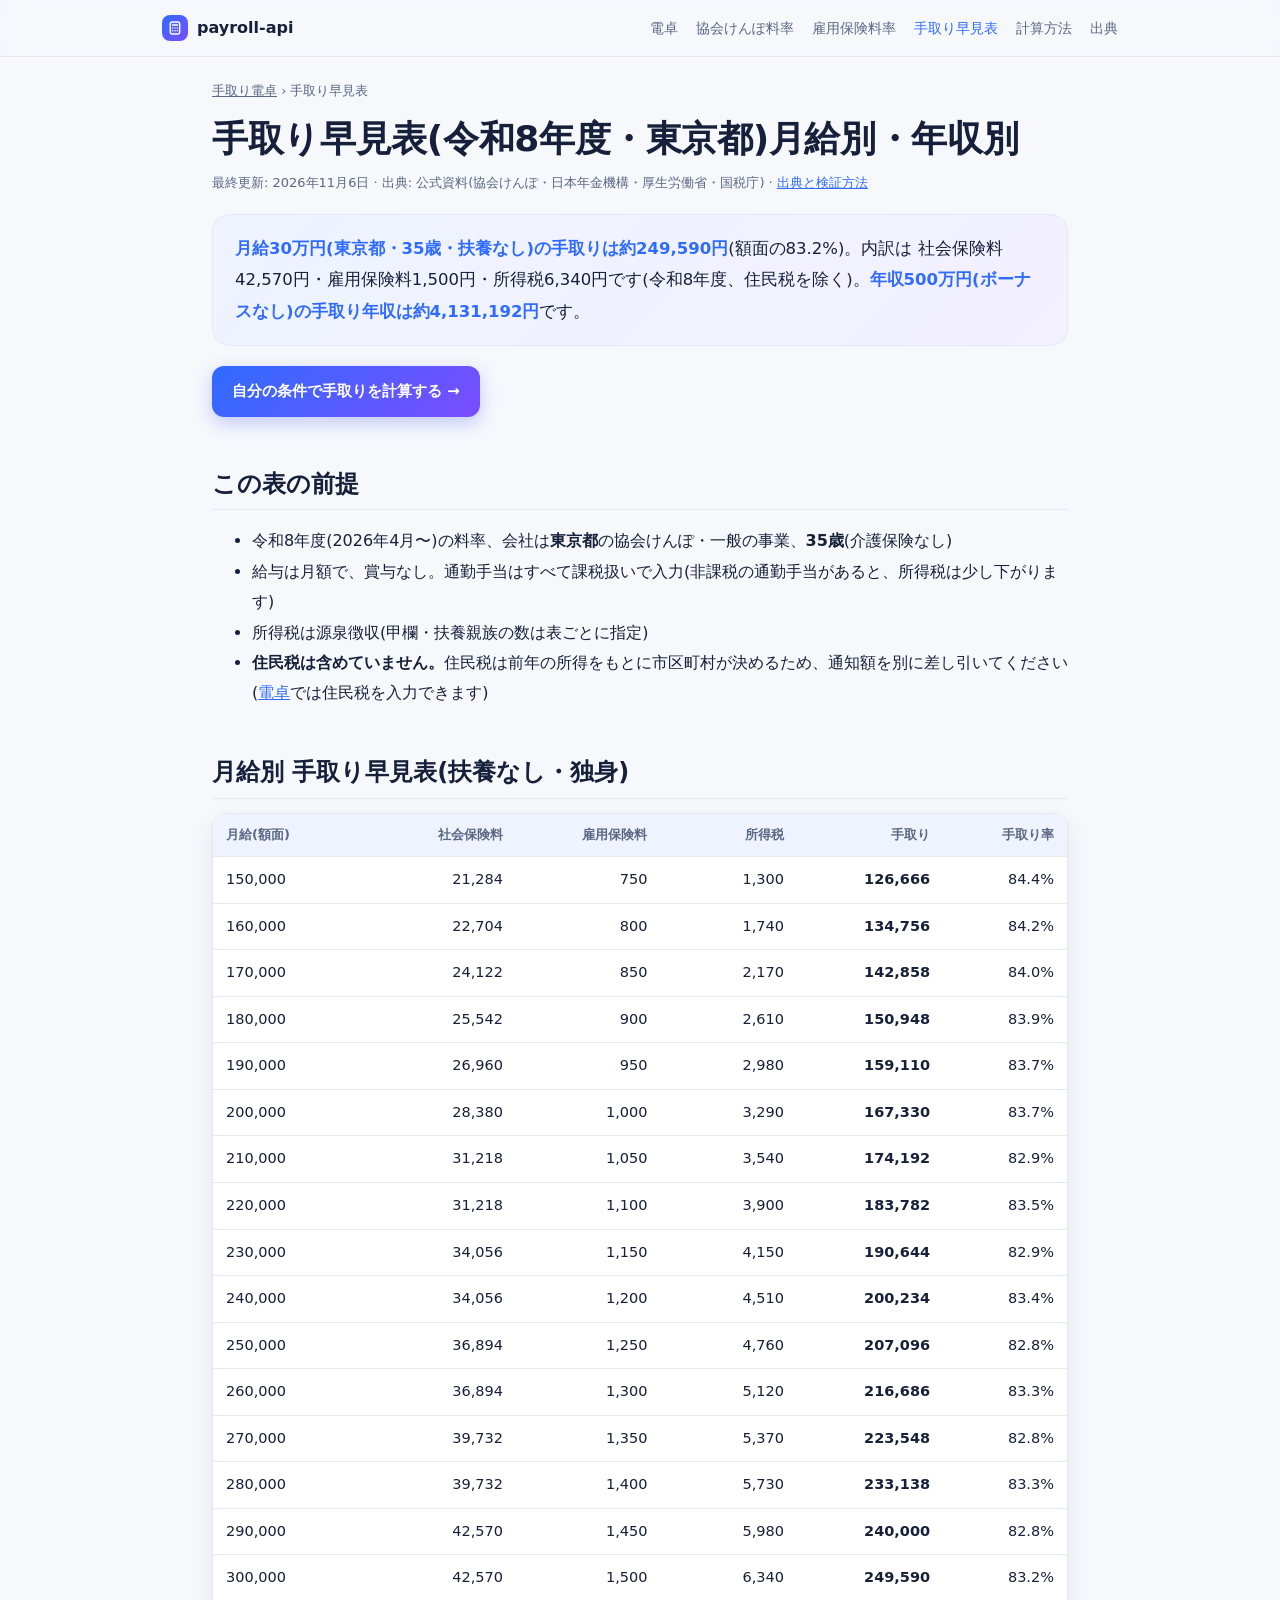
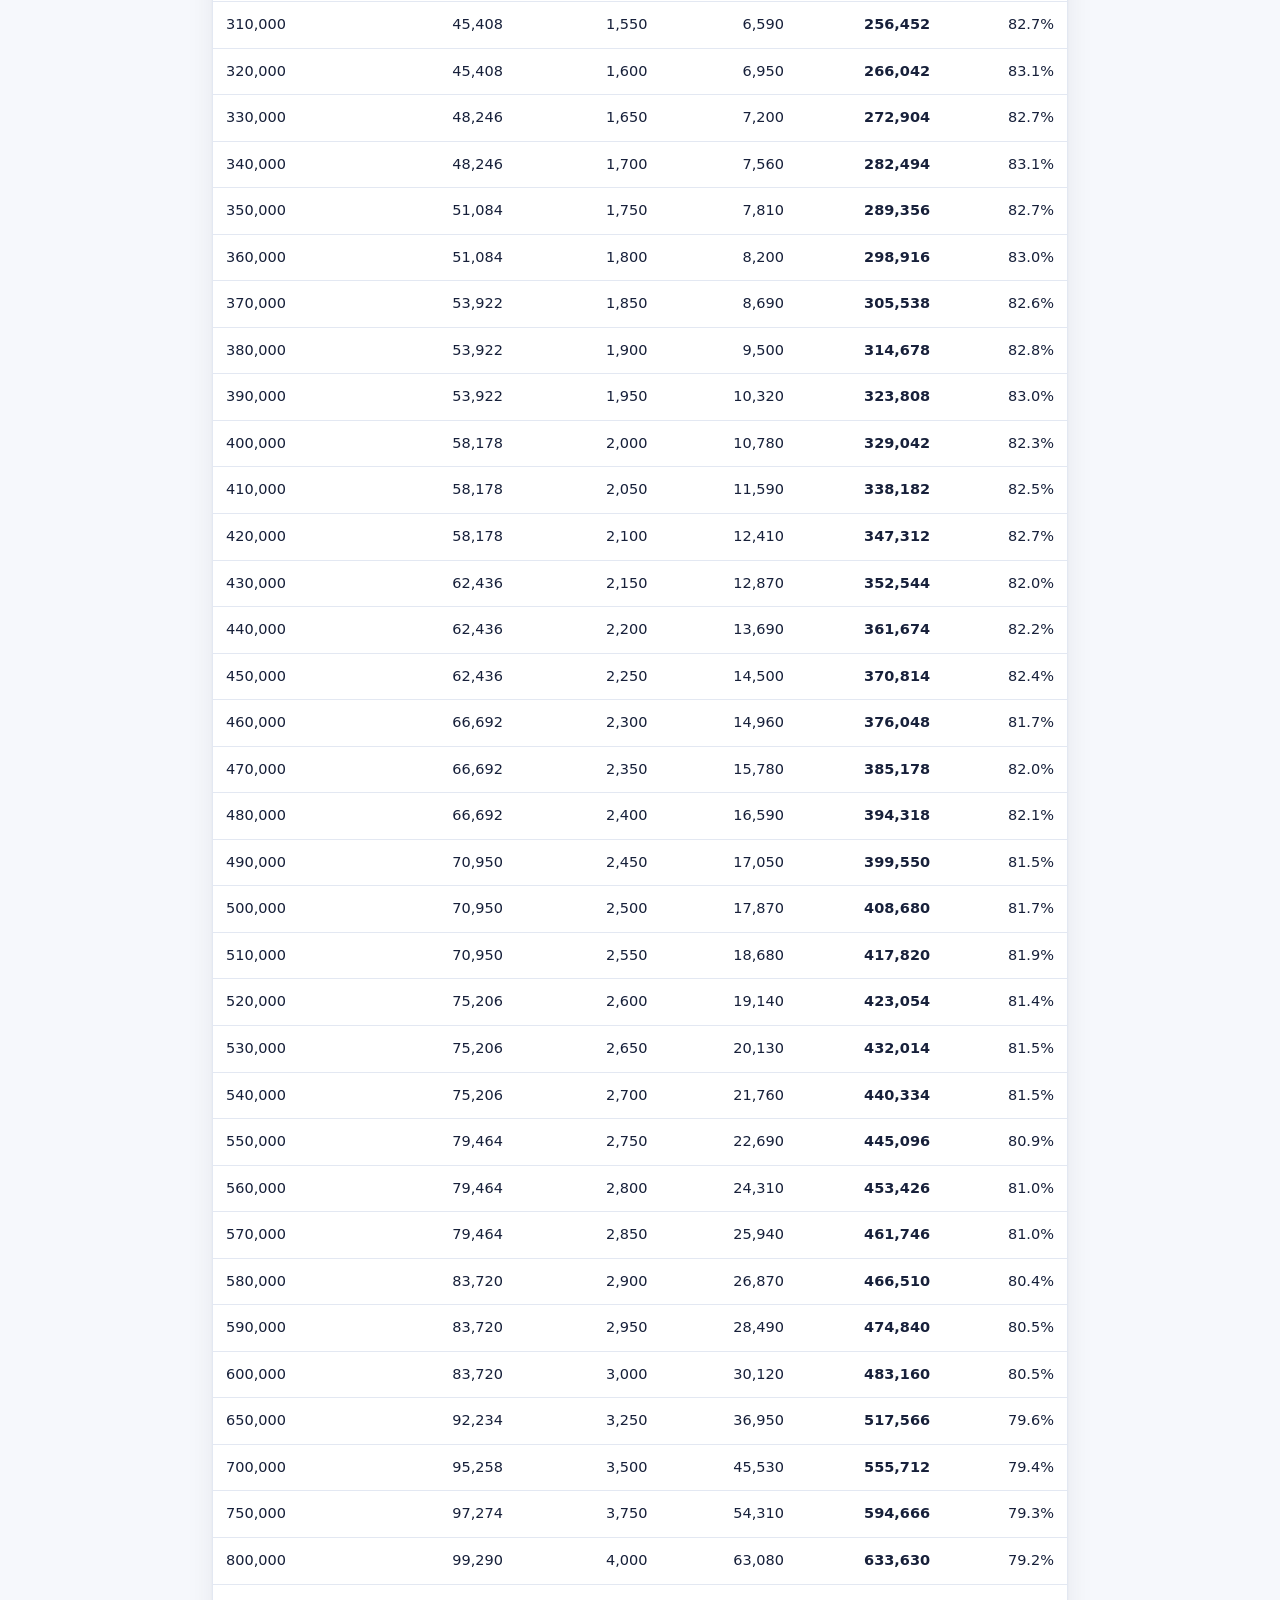
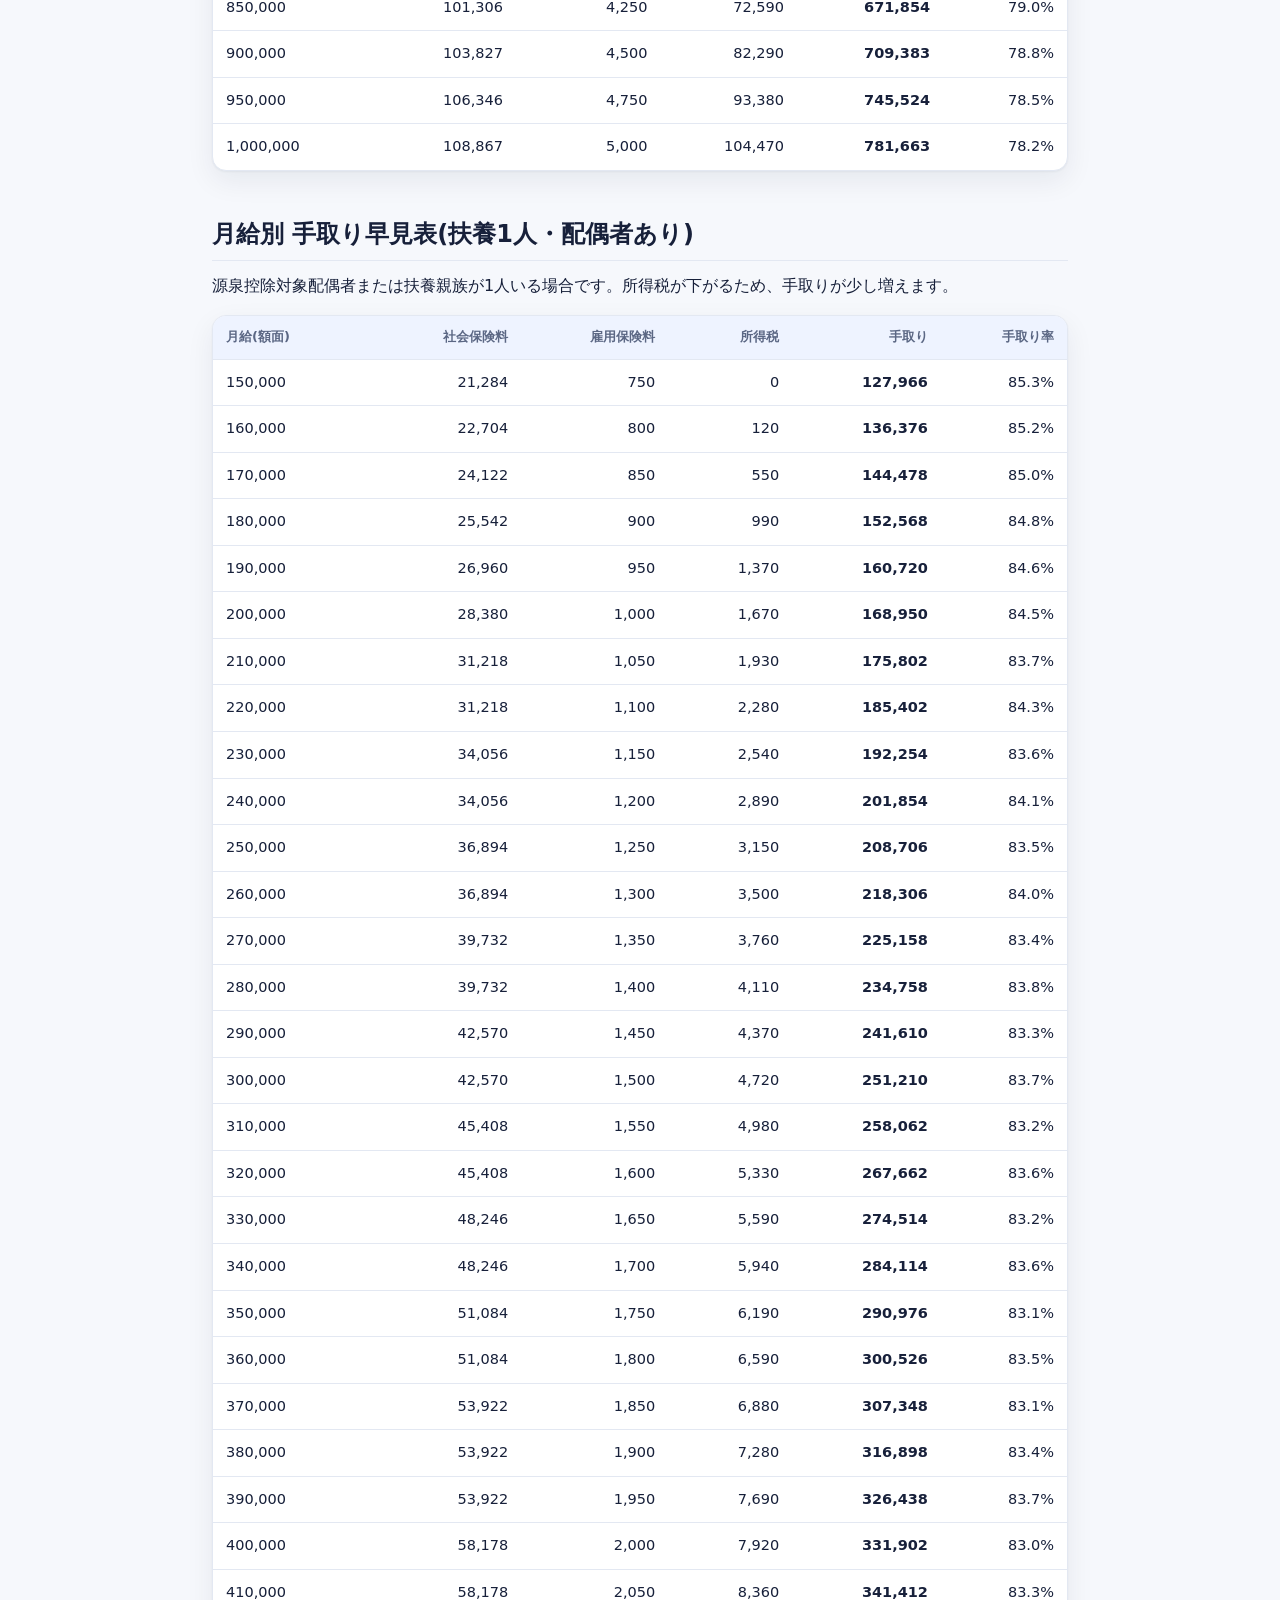
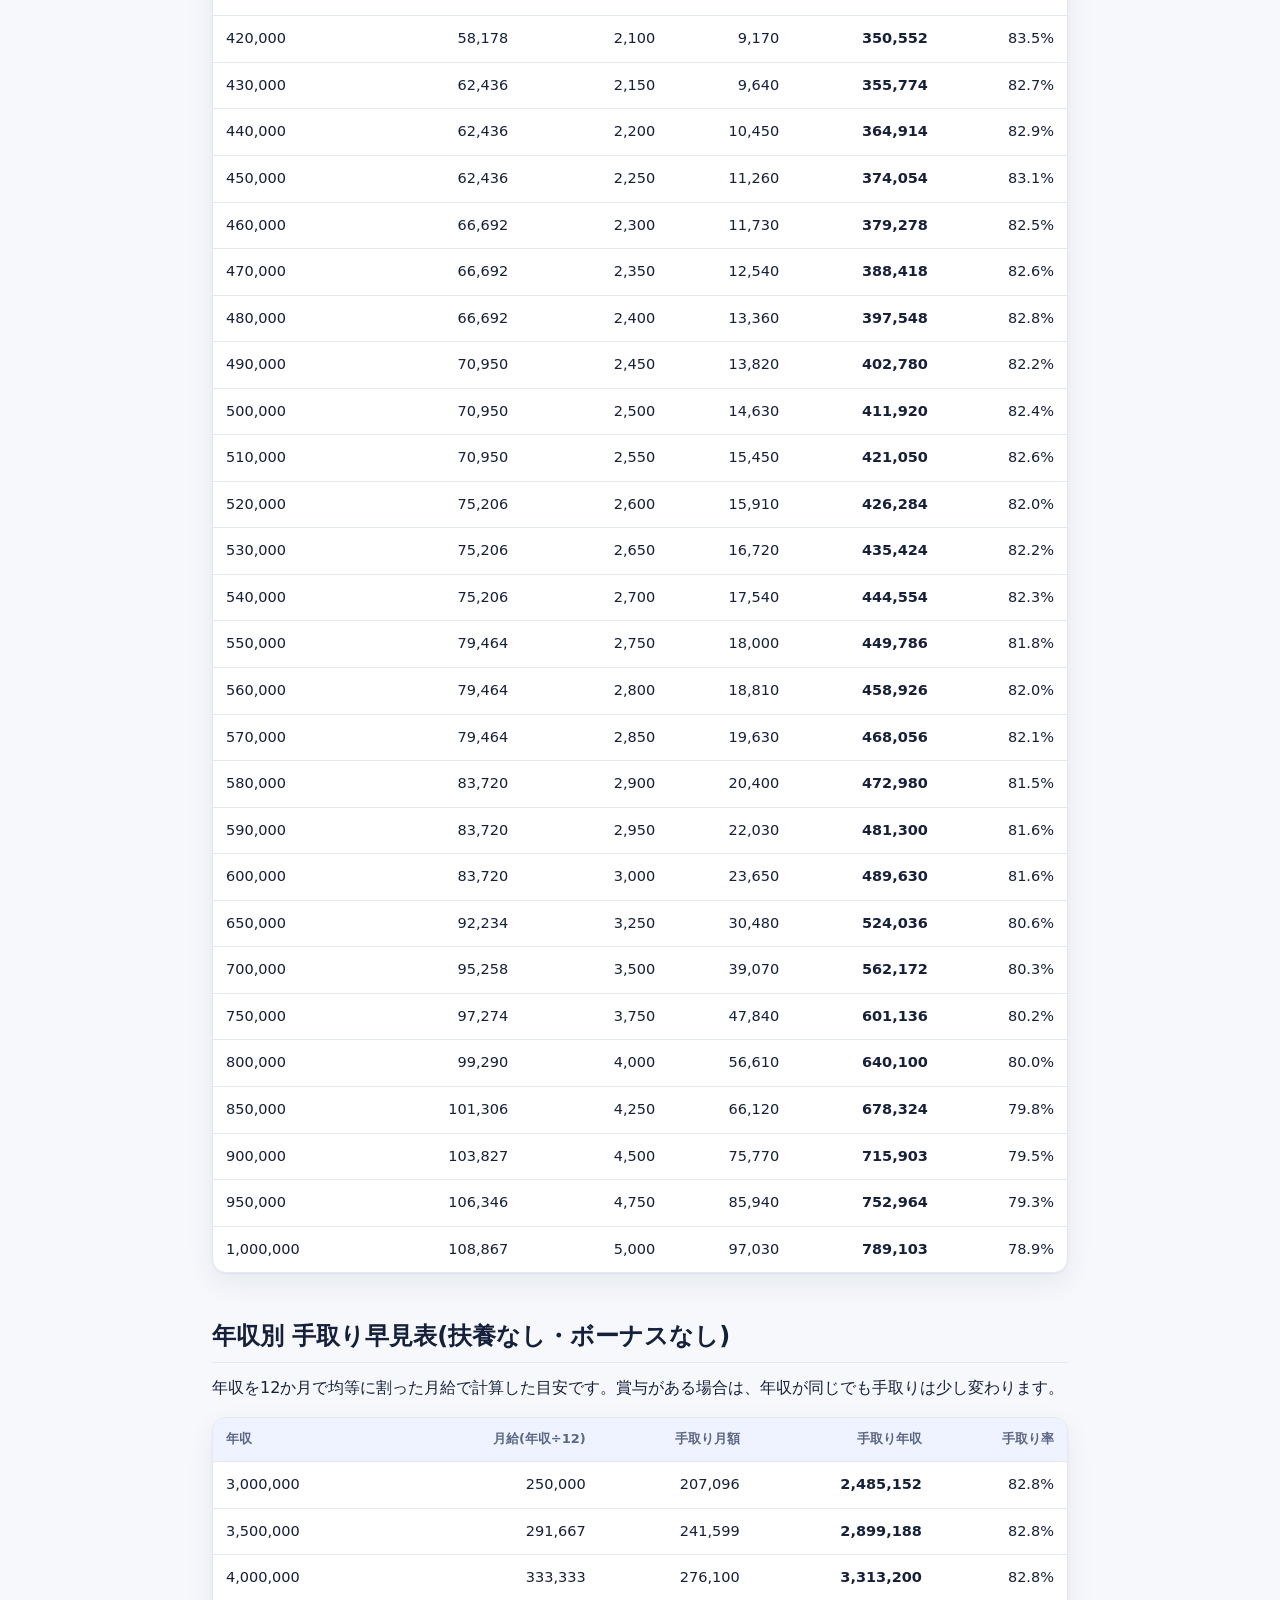
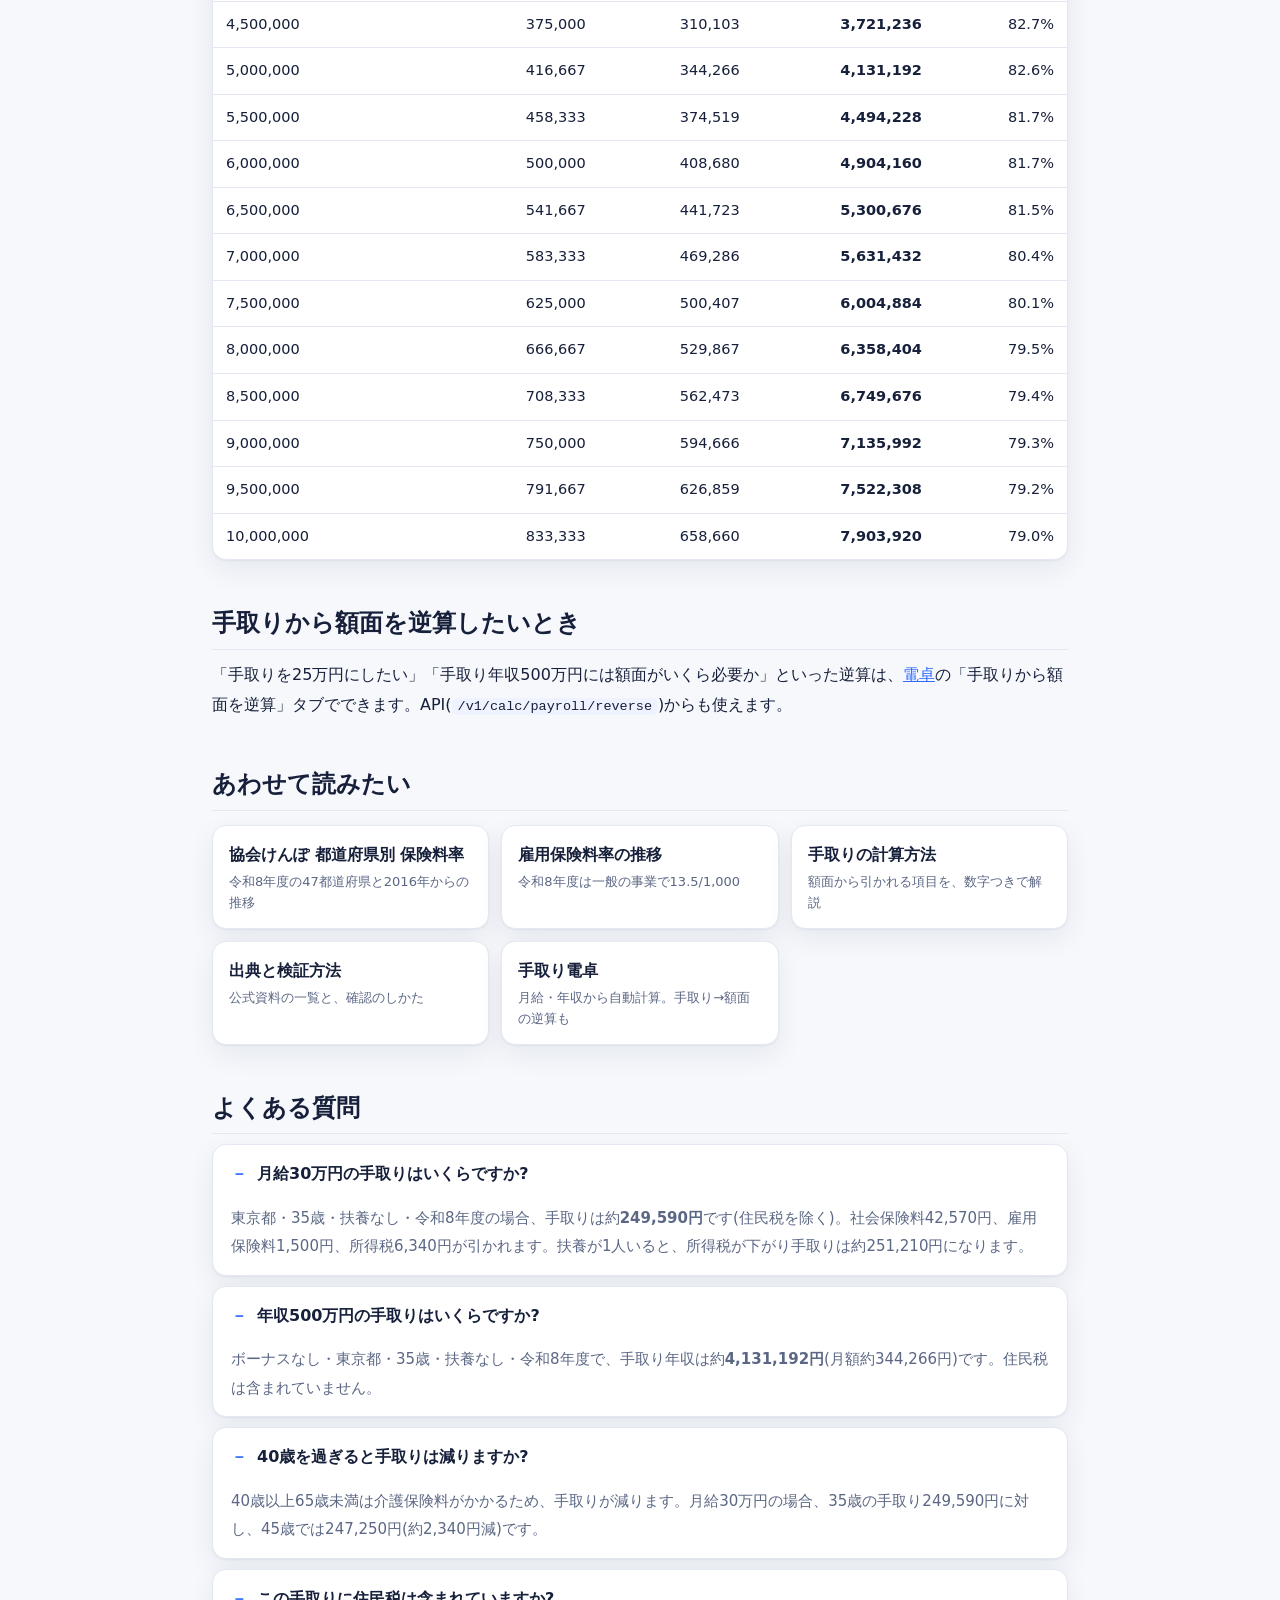
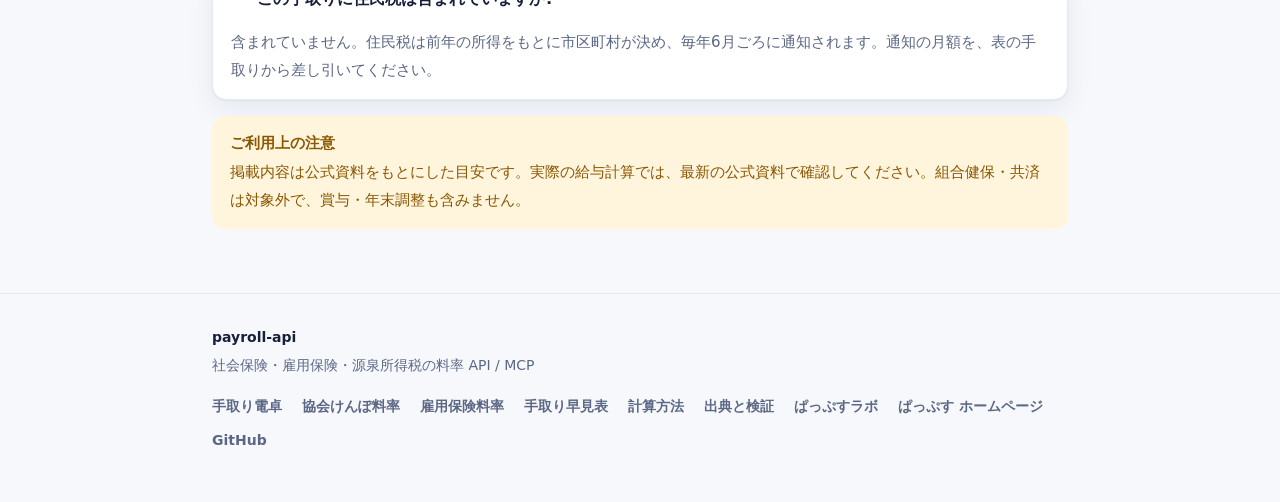
<file: docs/tedori/index.html>
<!DOCTYPE html>
<html lang="ja">
<head>
<meta charset="utf-8">
<meta name="viewport" content="width=device-width, initial-scale=1">
<title>手取り早見表【令和8年度・東京都】月給15万〜100万円・年収300万〜1000万円</title>
<meta name="description" content="月給別・年収別の手取り早見表(令和8年度・東京都・住民税を除く)。月給30万円の手取りは約249,590円、年収500万円の手取りは約4,131,192円。社会保険料・雇用保険料・所得税の内訳つき。">
<link rel="canonical" href="https://paps-jp.github.io/payroll-api/tedori/">
<meta property="og:type" content="article">
<meta property="og:title" content="手取り早見表【令和8年度・東京都】月給15万〜100万円・年収300万〜1000万円">
<meta property="og:description" content="月給別・年収別の手取り早見表(令和8年度・東京都・住民税を除く)。月給30万円の手取りは約249,590円、年収500万円の手取りは約4,131,192円。社会保険料・雇用保険料・所得税の内訳つき。">
<meta property="og:url" content="https://paps-jp.github.io/payroll-api/tedori/">
<meta property="og:image" content="https://paps-jp.github.io/payroll-api/images/calculator-result.jpg">
<meta property="og:site_name" content="payroll-api">
<meta name="twitter:card" content="summary_large_image">
<link rel="stylesheet" href="../assets/site.css">
<script type="application/ld+json">{"@context":"https://schema.org","@type":"Article","headline":"手取り早見表(令和8年度・東京都)月給別・年収別","description":"月給別・年収別の手取り早見表(令和8年度・東京都・住民税を除く)。月給30万円の手取りは約249,590円、年収500万円の手取りは約4,131,192円。社会保険料・雇用保険料・所得税の内訳つき。","url":"https://paps-jp.github.io/payroll-api/tedori/","inLanguage":"ja","datePublished":"2026-11-06","dateModified":"2026-11-06","author":{"@type":"Organization","name":"ぱっぷすラボ(PAPS-Lab)","url":"https://paps-jp.github.io/"},"publisher":{"@type":"Organization","name":"ぱっぷすラボ(PAPS-Lab)","url":"https://paps-jp.github.io/"},"image":"https://paps-jp.github.io/payroll-api/images/calculator-result.jpg","mainEntityOfPage":"https://paps-jp.github.io/payroll-api/tedori/"}</script>
<script type="application/ld+json">{"@context":"https://schema.org","@type":"BreadcrumbList","itemListElement":[{"@type":"ListItem","position":1,"name":"payroll-api(手取り電卓)","item":"https://paps-jp.github.io/payroll-api/"},{"@type":"ListItem","position":2,"name":"手取り早見表","item":"https://paps-jp.github.io/payroll-api/tedori/"}]}</script>
<script type="application/ld+json">{"@context":"https://schema.org","@type":"FAQPage","mainEntity":[{"@type":"Question","name":"月給30万円の手取りはいくらですか?","acceptedAnswer":{"@type":"Answer","text":"東京都・35歳・扶養なし・令和8年度の場合、手取りは約249,590円です(住民税を除く)。社会保険料42,570円、雇用保険料1,500円、所得税6,340円が引かれます。扶養が1人いると、所得税が下がり手取りは約251,210円になります。"}},{"@type":"Question","name":"年収500万円の手取りはいくらですか?","acceptedAnswer":{"@type":"Answer","text":"ボーナスなし・東京都・35歳・扶養なし・令和8年度で、手取り年収は約4,131,192円(月額約344,266円)です。住民税は含まれていません。"}},{"@type":"Question","name":"40歳を過ぎると手取りは減りますか?","acceptedAnswer":{"@type":"Answer","text":"40歳以上65歳未満は介護保険料がかかるため、手取りが減ります。月給30万円の場合、35歳の手取り249,590円に対し、45歳では247,250円(約2,340円減)です。"}},{"@type":"Question","name":"この手取りに住民税は含まれていますか?","acceptedAnswer":{"@type":"Answer","text":"含まれていません。住民税は前年の所得をもとに市区町村が決め、毎年6月ごろに通知されます。通知の月額を、表の手取りから差し引いてください。"}}]}</script>
<script type="application/ld+json">{"@context":"https://schema.org","@type":"Dataset","name":"月給別・年収別 手取り早見表(令和8年度・東京都)","description":"公式の料率と国税庁の源泉徴収税額の計算式から算出した、月給別・年収別の手取り額(東京都・協会けんぽ・一般の事業)。","url":"https://paps-jp.github.io/payroll-api/tedori/","inLanguage":"ja","isAccessibleForFree":true,"temporalCoverage":"2026-04/2027-03","creator":{"@type":"Organization","name":"ぱっぷすラボ(PAPS-Lab)","url":"https://paps-jp.github.io/"},"keywords":["社会保険料率","雇用保険料率","源泉所得税","給与計算","手取り"],"distribution":[{"@type":"DataDownload","encodingFormat":"application/json","contentUrl":"https://payroll-api.paps.jp/v1/rates?month=2026-04"}]}</script>
</head>
<body>
<div class="bar"><div class="wrap">
  <a class="logo" href="../"><b><svg class="i" viewBox="0 0 24 24"><rect x="5" y="3" width="14" height="18" rx="2.5"/><path d="M8.5 7.5h7"/><path d="M8.5 12h.01M12 12h.01M15.5 12h.01M8.5 16h.01M12 16h.01M15.5 16h.01"/></svg></b>payroll-api</a>
  <nav><a href="../">電卓</a><a href="../kenpo/">協会けんぽ料率</a><a href="../koyo/">雇用保険料率</a><a href="../tedori/" aria-current="page">手取り早見表</a><a href="../how-to/">計算方法</a><a href="../sources/">出典</a></nav>
</div></div>
<main class="wrap">
<nav class="crumb" aria-label="パンくず"><a href="../">手取り電卓</a> › 手取り早見表</nav>
<h1>手取り早見表(令和8年度・東京都)月給別・年収別</h1>
<p class="meta">最終更新: 2026年11月6日 · 出典: 公式資料(協会けんぽ・日本年金機構・厚生労働省・国税庁) · <a href="../sources/">出典と検証方法</a></p>
<div class="answer"><b>月給30万円(東京都・35歳・扶養なし)の手取りは約249,590円</b>(額面の83.2%)。内訳は 社会保険料42,570円・雇用保険料1,500円・所得税6,340円です(令和8年度、住民税を除く)。<b>年収500万円(ボーナスなし)の手取り年収は約4,131,192円</b>です。</div>
<a class="cta" href="../">自分の条件で手取りを計算する →</a>
<h2 id="assume">この表の前提</h2>
<ul>
<li>令和8年度(2026年4月〜)の料率、会社は<b>東京都</b>の協会けんぽ・一般の事業、<b>35歳</b>(介護保険なし)</li>
<li>給与は月額で、賞与なし。通勤手当はすべて課税扱いで入力(非課税の通勤手当があると、所得税は少し下がります)</li>
<li>所得税は源泉徴収(甲欄・扶養親族の数は表ごとに指定)</li>
<li><b>住民税は含めていません。</b>住民税は前年の所得をもとに市区町村が決めるため、通知額を別に差し引いてください(<a href="../">電卓</a>では住民税を入力できます)</li>
</ul><h2 id="monthly0">月給別 手取り早見表(扶養なし・独身)</h2><div class="tw"><table><tr><th>月給(額面)</th><th>社会保険料</th><th>雇用保険料</th><th>所得税</th><th>手取り</th><th>手取り率</th></tr><tr><td>150,000</td><td>21,284</td><td>750</td><td>1,300</td><td><b>126,666</b></td><td>84.4%</td></tr><tr><td>160,000</td><td>22,704</td><td>800</td><td>1,740</td><td><b>134,756</b></td><td>84.2%</td></tr><tr><td>170,000</td><td>24,122</td><td>850</td><td>2,170</td><td><b>142,858</b></td><td>84.0%</td></tr><tr><td>180,000</td><td>25,542</td><td>900</td><td>2,610</td><td><b>150,948</b></td><td>83.9%</td></tr><tr><td>190,000</td><td>26,960</td><td>950</td><td>2,980</td><td><b>159,110</b></td><td>83.7%</td></tr><tr><td>200,000</td><td>28,380</td><td>1,000</td><td>3,290</td><td><b>167,330</b></td><td>83.7%</td></tr><tr><td>210,000</td><td>31,218</td><td>1,050</td><td>3,540</td><td><b>174,192</b></td><td>82.9%</td></tr><tr><td>220,000</td><td>31,218</td><td>1,100</td><td>3,900</td><td><b>183,782</b></td><td>83.5%</td></tr><tr><td>230,000</td><td>34,056</td><td>1,150</td><td>4,150</td><td><b>190,644</b></td><td>82.9%</td></tr><tr><td>240,000</td><td>34,056</td><td>1,200</td><td>4,510</td><td><b>200,234</b></td><td>83.4%</td></tr><tr><td>250,000</td><td>36,894</td><td>1,250</td><td>4,760</td><td><b>207,096</b></td><td>82.8%</td></tr><tr><td>260,000</td><td>36,894</td><td>1,300</td><td>5,120</td><td><b>216,686</b></td><td>83.3%</td></tr><tr><td>270,000</td><td>39,732</td><td>1,350</td><td>5,370</td><td><b>223,548</b></td><td>82.8%</td></tr><tr><td>280,000</td><td>39,732</td><td>1,400</td><td>5,730</td><td><b>233,138</b></td><td>83.3%</td></tr><tr><td>290,000</td><td>42,570</td><td>1,450</td><td>5,980</td><td><b>240,000</b></td><td>82.8%</td></tr><tr><td>300,000</td><td>42,570</td><td>1,500</td><td>6,340</td><td><b>249,590</b></td><td>83.2%</td></tr><tr><td>310,000</td><td>45,408</td><td>1,550</td><td>6,590</td><td><b>256,452</b></td><td>82.7%</td></tr><tr><td>320,000</td><td>45,408</td><td>1,600</td><td>6,950</td><td><b>266,042</b></td><td>83.1%</td></tr><tr><td>330,000</td><td>48,246</td><td>1,650</td><td>7,200</td><td><b>272,904</b></td><td>82.7%</td></tr><tr><td>340,000</td><td>48,246</td><td>1,700</td><td>7,560</td><td><b>282,494</b></td><td>83.1%</td></tr><tr><td>350,000</td><td>51,084</td><td>1,750</td><td>7,810</td><td><b>289,356</b></td><td>82.7%</td></tr><tr><td>360,000</td><td>51,084</td><td>1,800</td><td>8,200</td><td><b>298,916</b></td><td>83.0%</td></tr><tr><td>370,000</td><td>53,922</td><td>1,850</td><td>8,690</td><td><b>305,538</b></td><td>82.6%</td></tr><tr><td>380,000</td><td>53,922</td><td>1,900</td><td>9,500</td><td><b>314,678</b></td><td>82.8%</td></tr><tr><td>390,000</td><td>53,922</td><td>1,950</td><td>10,320</td><td><b>323,808</b></td><td>83.0%</td></tr><tr><td>400,000</td><td>58,178</td><td>2,000</td><td>10,780</td><td><b>329,042</b></td><td>82.3%</td></tr><tr><td>410,000</td><td>58,178</td><td>2,050</td><td>11,590</td><td><b>338,182</b></td><td>82.5%</td></tr><tr><td>420,000</td><td>58,178</td><td>2,100</td><td>12,410</td><td><b>347,312</b></td><td>82.7%</td></tr><tr><td>430,000</td><td>62,436</td><td>2,150</td><td>12,870</td><td><b>352,544</b></td><td>82.0%</td></tr><tr><td>440,000</td><td>62,436</td><td>2,200</td><td>13,690</td><td><b>361,674</b></td><td>82.2%</td></tr><tr><td>450,000</td><td>62,436</td><td>2,250</td><td>14,500</td><td><b>370,814</b></td><td>82.4%</td></tr><tr><td>460,000</td><td>66,692</td><td>2,300</td><td>14,960</td><td><b>376,048</b></td><td>81.7%</td></tr><tr><td>470,000</td><td>66,692</td><td>2,350</td><td>15,780</td><td><b>385,178</b></td><td>82.0%</td></tr><tr><td>480,000</td><td>66,692</td><td>2,400</td><td>16,590</td><td><b>394,318</b></td><td>82.1%</td></tr><tr><td>490,000</td><td>70,950</td><td>2,450</td><td>17,050</td><td><b>399,550</b></td><td>81.5%</td></tr><tr><td>500,000</td><td>70,950</td><td>2,500</td><td>17,870</td><td><b>408,680</b></td><td>81.7%</td></tr><tr><td>510,000</td><td>70,950</td><td>2,550</td><td>18,680</td><td><b>417,820</b></td><td>81.9%</td></tr><tr><td>520,000</td><td>75,206</td><td>2,600</td><td>19,140</td><td><b>423,054</b></td><td>81.4%</td></tr><tr><td>530,000</td><td>75,206</td><td>2,650</td><td>20,130</td><td><b>432,014</b></td><td>81.5%</td></tr><tr><td>540,000</td><td>75,206</td><td>2,700</td><td>21,760</td><td><b>440,334</b></td><td>81.5%</td></tr><tr><td>550,000</td><td>79,464</td><td>2,750</td><td>22,690</td><td><b>445,096</b></td><td>80.9%</td></tr><tr><td>560,000</td><td>79,464</td><td>2,800</td><td>24,310</td><td><b>453,426</b></td><td>81.0%</td></tr><tr><td>570,000</td><td>79,464</td><td>2,850</td><td>25,940</td><td><b>461,746</b></td><td>81.0%</td></tr><tr><td>580,000</td><td>83,720</td><td>2,900</td><td>26,870</td><td><b>466,510</b></td><td>80.4%</td></tr><tr><td>590,000</td><td>83,720</td><td>2,950</td><td>28,490</td><td><b>474,840</b></td><td>80.5%</td></tr><tr><td>600,000</td><td>83,720</td><td>3,000</td><td>30,120</td><td><b>483,160</b></td><td>80.5%</td></tr><tr><td>650,000</td><td>92,234</td><td>3,250</td><td>36,950</td><td><b>517,566</b></td><td>79.6%</td></tr><tr><td>700,000</td><td>95,258</td><td>3,500</td><td>45,530</td><td><b>555,712</b></td><td>79.4%</td></tr><tr><td>750,000</td><td>97,274</td><td>3,750</td><td>54,310</td><td><b>594,666</b></td><td>79.3%</td></tr><tr><td>800,000</td><td>99,290</td><td>4,000</td><td>63,080</td><td><b>633,630</b></td><td>79.2%</td></tr><tr><td>850,000</td><td>101,306</td><td>4,250</td><td>72,590</td><td><b>671,854</b></td><td>79.0%</td></tr><tr><td>900,000</td><td>103,827</td><td>4,500</td><td>82,290</td><td><b>709,383</b></td><td>78.8%</td></tr><tr><td>950,000</td><td>106,346</td><td>4,750</td><td>93,380</td><td><b>745,524</b></td><td>78.5%</td></tr><tr><td>1,000,000</td><td>108,867</td><td>5,000</td><td>104,470</td><td><b>781,663</b></td><td>78.2%</td></tr></table></div><h2 id="monthly1">月給別 手取り早見表(扶養1人・配偶者あり)</h2><p>源泉控除対象配偶者または扶養親族が1人いる場合です。所得税が下がるため、手取りが少し増えます。</p><div class="tw"><table><tr><th>月給(額面)</th><th>社会保険料</th><th>雇用保険料</th><th>所得税</th><th>手取り</th><th>手取り率</th></tr><tr><td>150,000</td><td>21,284</td><td>750</td><td>0</td><td><b>127,966</b></td><td>85.3%</td></tr><tr><td>160,000</td><td>22,704</td><td>800</td><td>120</td><td><b>136,376</b></td><td>85.2%</td></tr><tr><td>170,000</td><td>24,122</td><td>850</td><td>550</td><td><b>144,478</b></td><td>85.0%</td></tr><tr><td>180,000</td><td>25,542</td><td>900</td><td>990</td><td><b>152,568</b></td><td>84.8%</td></tr><tr><td>190,000</td><td>26,960</td><td>950</td><td>1,370</td><td><b>160,720</b></td><td>84.6%</td></tr><tr><td>200,000</td><td>28,380</td><td>1,000</td><td>1,670</td><td><b>168,950</b></td><td>84.5%</td></tr><tr><td>210,000</td><td>31,218</td><td>1,050</td><td>1,930</td><td><b>175,802</b></td><td>83.7%</td></tr><tr><td>220,000</td><td>31,218</td><td>1,100</td><td>2,280</td><td><b>185,402</b></td><td>84.3%</td></tr><tr><td>230,000</td><td>34,056</td><td>1,150</td><td>2,540</td><td><b>192,254</b></td><td>83.6%</td></tr><tr><td>240,000</td><td>34,056</td><td>1,200</td><td>2,890</td><td><b>201,854</b></td><td>84.1%</td></tr><tr><td>250,000</td><td>36,894</td><td>1,250</td><td>3,150</td><td><b>208,706</b></td><td>83.5%</td></tr><tr><td>260,000</td><td>36,894</td><td>1,300</td><td>3,500</td><td><b>218,306</b></td><td>84.0%</td></tr><tr><td>270,000</td><td>39,732</td><td>1,350</td><td>3,760</td><td><b>225,158</b></td><td>83.4%</td></tr><tr><td>280,000</td><td>39,732</td><td>1,400</td><td>4,110</td><td><b>234,758</b></td><td>83.8%</td></tr><tr><td>290,000</td><td>42,570</td><td>1,450</td><td>4,370</td><td><b>241,610</b></td><td>83.3%</td></tr><tr><td>300,000</td><td>42,570</td><td>1,500</td><td>4,720</td><td><b>251,210</b></td><td>83.7%</td></tr><tr><td>310,000</td><td>45,408</td><td>1,550</td><td>4,980</td><td><b>258,062</b></td><td>83.2%</td></tr><tr><td>320,000</td><td>45,408</td><td>1,600</td><td>5,330</td><td><b>267,662</b></td><td>83.6%</td></tr><tr><td>330,000</td><td>48,246</td><td>1,650</td><td>5,590</td><td><b>274,514</b></td><td>83.2%</td></tr><tr><td>340,000</td><td>48,246</td><td>1,700</td><td>5,940</td><td><b>284,114</b></td><td>83.6%</td></tr><tr><td>350,000</td><td>51,084</td><td>1,750</td><td>6,190</td><td><b>290,976</b></td><td>83.1%</td></tr><tr><td>360,000</td><td>51,084</td><td>1,800</td><td>6,590</td><td><b>300,526</b></td><td>83.5%</td></tr><tr><td>370,000</td><td>53,922</td><td>1,850</td><td>6,880</td><td><b>307,348</b></td><td>83.1%</td></tr><tr><td>380,000</td><td>53,922</td><td>1,900</td><td>7,280</td><td><b>316,898</b></td><td>83.4%</td></tr><tr><td>390,000</td><td>53,922</td><td>1,950</td><td>7,690</td><td><b>326,438</b></td><td>83.7%</td></tr><tr><td>400,000</td><td>58,178</td><td>2,000</td><td>7,920</td><td><b>331,902</b></td><td>83.0%</td></tr><tr><td>410,000</td><td>58,178</td><td>2,050</td><td>8,360</td><td><b>341,412</b></td><td>83.3%</td></tr><tr><td>420,000</td><td>58,178</td><td>2,100</td><td>9,170</td><td><b>350,552</b></td><td>83.5%</td></tr><tr><td>430,000</td><td>62,436</td><td>2,150</td><td>9,640</td><td><b>355,774</b></td><td>82.7%</td></tr><tr><td>440,000</td><td>62,436</td><td>2,200</td><td>10,450</td><td><b>364,914</b></td><td>82.9%</td></tr><tr><td>450,000</td><td>62,436</td><td>2,250</td><td>11,260</td><td><b>374,054</b></td><td>83.1%</td></tr><tr><td>460,000</td><td>66,692</td><td>2,300</td><td>11,730</td><td><b>379,278</b></td><td>82.5%</td></tr><tr><td>470,000</td><td>66,692</td><td>2,350</td><td>12,540</td><td><b>388,418</b></td><td>82.6%</td></tr><tr><td>480,000</td><td>66,692</td><td>2,400</td><td>13,360</td><td><b>397,548</b></td><td>82.8%</td></tr><tr><td>490,000</td><td>70,950</td><td>2,450</td><td>13,820</td><td><b>402,780</b></td><td>82.2%</td></tr><tr><td>500,000</td><td>70,950</td><td>2,500</td><td>14,630</td><td><b>411,920</b></td><td>82.4%</td></tr><tr><td>510,000</td><td>70,950</td><td>2,550</td><td>15,450</td><td><b>421,050</b></td><td>82.6%</td></tr><tr><td>520,000</td><td>75,206</td><td>2,600</td><td>15,910</td><td><b>426,284</b></td><td>82.0%</td></tr><tr><td>530,000</td><td>75,206</td><td>2,650</td><td>16,720</td><td><b>435,424</b></td><td>82.2%</td></tr><tr><td>540,000</td><td>75,206</td><td>2,700</td><td>17,540</td><td><b>444,554</b></td><td>82.3%</td></tr><tr><td>550,000</td><td>79,464</td><td>2,750</td><td>18,000</td><td><b>449,786</b></td><td>81.8%</td></tr><tr><td>560,000</td><td>79,464</td><td>2,800</td><td>18,810</td><td><b>458,926</b></td><td>82.0%</td></tr><tr><td>570,000</td><td>79,464</td><td>2,850</td><td>19,630</td><td><b>468,056</b></td><td>82.1%</td></tr><tr><td>580,000</td><td>83,720</td><td>2,900</td><td>20,400</td><td><b>472,980</b></td><td>81.5%</td></tr><tr><td>590,000</td><td>83,720</td><td>2,950</td><td>22,030</td><td><b>481,300</b></td><td>81.6%</td></tr><tr><td>600,000</td><td>83,720</td><td>3,000</td><td>23,650</td><td><b>489,630</b></td><td>81.6%</td></tr><tr><td>650,000</td><td>92,234</td><td>3,250</td><td>30,480</td><td><b>524,036</b></td><td>80.6%</td></tr><tr><td>700,000</td><td>95,258</td><td>3,500</td><td>39,070</td><td><b>562,172</b></td><td>80.3%</td></tr><tr><td>750,000</td><td>97,274</td><td>3,750</td><td>47,840</td><td><b>601,136</b></td><td>80.2%</td></tr><tr><td>800,000</td><td>99,290</td><td>4,000</td><td>56,610</td><td><b>640,100</b></td><td>80.0%</td></tr><tr><td>850,000</td><td>101,306</td><td>4,250</td><td>66,120</td><td><b>678,324</b></td><td>79.8%</td></tr><tr><td>900,000</td><td>103,827</td><td>4,500</td><td>75,770</td><td><b>715,903</b></td><td>79.5%</td></tr><tr><td>950,000</td><td>106,346</td><td>4,750</td><td>85,940</td><td><b>752,964</b></td><td>79.3%</td></tr><tr><td>1,000,000</td><td>108,867</td><td>5,000</td><td>97,030</td><td><b>789,103</b></td><td>78.9%</td></tr></table></div><h2 id="yearly">年収別 手取り早見表(扶養なし・ボーナスなし)</h2><p>年収を12か月で均等に割った月給で計算した目安です。賞与がある場合は、年収が同じでも手取りは少し変わります。</p><div class="tw"><table><tr><th>年収</th><th>月給(年収÷12)</th><th>手取り月額</th><th>手取り年収</th><th>手取り率</th></tr><tr><td>3,000,000</td><td>250,000</td><td>207,096</td><td><b>2,485,152</b></td><td>82.8%</td></tr><tr><td>3,500,000</td><td>291,667</td><td>241,599</td><td><b>2,899,188</b></td><td>82.8%</td></tr><tr><td>4,000,000</td><td>333,333</td><td>276,100</td><td><b>3,313,200</b></td><td>82.8%</td></tr><tr><td>4,500,000</td><td>375,000</td><td>310,103</td><td><b>3,721,236</b></td><td>82.7%</td></tr><tr><td>5,000,000</td><td>416,667</td><td>344,266</td><td><b>4,131,192</b></td><td>82.6%</td></tr><tr><td>5,500,000</td><td>458,333</td><td>374,519</td><td><b>4,494,228</b></td><td>81.7%</td></tr><tr><td>6,000,000</td><td>500,000</td><td>408,680</td><td><b>4,904,160</b></td><td>81.7%</td></tr><tr><td>6,500,000</td><td>541,667</td><td>441,723</td><td><b>5,300,676</b></td><td>81.5%</td></tr><tr><td>7,000,000</td><td>583,333</td><td>469,286</td><td><b>5,631,432</b></td><td>80.4%</td></tr><tr><td>7,500,000</td><td>625,000</td><td>500,407</td><td><b>6,004,884</b></td><td>80.1%</td></tr><tr><td>8,000,000</td><td>666,667</td><td>529,867</td><td><b>6,358,404</b></td><td>79.5%</td></tr><tr><td>8,500,000</td><td>708,333</td><td>562,473</td><td><b>6,749,676</b></td><td>79.4%</td></tr><tr><td>9,000,000</td><td>750,000</td><td>594,666</td><td><b>7,135,992</b></td><td>79.3%</td></tr><tr><td>9,500,000</td><td>791,667</td><td>626,859</td><td><b>7,522,308</b></td><td>79.2%</td></tr><tr><td>10,000,000</td><td>833,333</td><td>658,660</td><td><b>7,903,920</b></td><td>79.0%</td></tr></table></div><h2 id="reverse">手取りから額面を逆算したいとき</h2>
<p>「手取りを25万円にしたい」「手取り年収500万円には額面がいくら必要か」といった逆算は、<a href="../">電卓</a>の「手取りから額面を逆算」タブでできます。API(<code>/v1/calc/payroll/reverse</code>)からも使えます。</p><h2>あわせて読みたい</h2><div class="links"><a href="../kenpo/">協会けんぽ 都道府県別 保険料率<small>令和8年度の47都道府県と2016年からの推移</small></a><a href="../koyo/">雇用保険料率の推移<small>令和8年度は一般の事業で13.5/1,000</small></a><a href="../how-to/">手取りの計算方法<small>額面から引かれる項目を、数字つきで解説</small></a><a href="../sources/">出典と検証方法<small>公式資料の一覧と、確認のしかた</small></a><a href="../">手取り電卓<small>月給・年収から自動計算。手取り→額面の逆算も</small></a></div>
<h2 id="faq">よくある質問</h2>
<details class="q" open><summary>月給30万円の手取りはいくらですか?</summary><p>東京都・35歳・扶養なし・令和8年度の場合、手取りは約<b>249,590円</b>です(住民税を除く)。社会保険料42,570円、雇用保険料1,500円、所得税6,340円が引かれます。扶養が1人いると、所得税が下がり手取りは約251,210円になります。</p></details>
<details class="q" open><summary>年収500万円の手取りはいくらですか?</summary><p>ボーナスなし・東京都・35歳・扶養なし・令和8年度で、手取り年収は約<b>4,131,192円</b>(月額約344,266円)です。住民税は含まれていません。</p></details>
<details class="q" open><summary>40歳を過ぎると手取りは減りますか?</summary><p>40歳以上65歳未満は介護保険料がかかるため、手取りが減ります。月給30万円の場合、35歳の手取り249,590円に対し、45歳では247,250円(約2,340円減)です。</p></details>
<details class="q" open><summary>この手取りに住民税は含まれていますか?</summary><p>含まれていません。住民税は前年の所得をもとに市区町村が決め、毎年6月ごろに通知されます。通知の月額を、表の手取りから差し引いてください。</p></details>

<div class="note"><b>ご利用上の注意</b>掲載内容は公式資料をもとにした目安です。実際の給与計算では、最新の公式資料で確認してください。組合健保・共済は対象外で、賞与・年末調整も含みません。</div>
</main>
<footer><div class="wrap">
  <div class="f-main"><span class="f-name">payroll-api</span><span>社会保険・雇用保険・源泉所得税の料率 API / MCP</span></div>
  <nav class="f-links" aria-label="関連リンク">
    <a href="../">手取り電卓</a><a href="../kenpo/">協会けんぽ料率</a><a href="../koyo/">雇用保険料率</a><a href="../tedori/">手取り早見表</a><a href="../how-to/">計算方法</a><a href="../sources/">出典と検証</a>
    <a href="https://paps-jp.github.io/">ぱっぷすラボ</a><a href="https://www.paps.jp">ぱっぷす ホームページ</a><a href="https://github.com/paps-jp/payroll-api">GitHub</a>
  </nav>
</div></footer>
</body>
</html>
</file>
<file: docs/assets/site.css>
:root{
  --bg:#f6f8fc;--surface:#fff;--fg:#17203a;--mut:#5b6784;--line:#e3e8f2;
  --brand:#2f6bff;--brand2:#7a4dff;--soft:#eef3ff;--soft2:#f3f0ff;
  --warnbg:#fff5dd;--warn:#8a5600;--up:#c0394b;--down:#0f7a5f;
  --shadow:0 1px 2px rgba(20,30,60,.05),0 10px 28px rgba(20,30,60,.07);
}
@media (prefers-color-scheme:dark){:root{
  --bg:#0d1119;--surface:#151b28;--fg:#e8ecf5;--mut:#9aa6bf;--line:#252d40;
  --soft:#18223a;--soft2:#1e1b36;--warnbg:#2b2213;--warn:#f0c37a;--up:#ff8b9b;--down:#4cd1ad;
  --shadow:0 1px 2px rgba(0,0,0,.4),0 10px 28px rgba(0,0,0,.3);
}}
*{box-sizing:border-box}
html{scroll-behavior:smooth;scroll-padding-top:72px}
body{margin:0;background:var(--bg);color:var(--fg);font:16px/1.9 system-ui,-apple-system,"Hiragino Sans","Yu Gothic UI","Noto Sans JP",sans-serif;-webkit-font-smoothing:antialiased}
a{color:var(--brand)}
.wrap{max-width:900px;margin:0 auto;padding:0 22px}
.i{width:22px;height:22px;stroke:currentColor;fill:none;stroke-width:1.8;stroke-linecap:round;stroke-linejoin:round;flex:none}

.bar{position:sticky;top:0;z-index:20;background:color-mix(in srgb,var(--bg) 88%,transparent);backdrop-filter:blur(10px);border-bottom:1px solid var(--line)}
.bar .wrap{display:flex;align-items:center;gap:22px;height:56px;max-width:1000px}
.logo{flex:none;white-space:nowrap;font-weight:800;color:var(--fg);text-decoration:none;display:flex;align-items:center;gap:9px}
.logo b{width:26px;height:26px;border-radius:8px;background:linear-gradient(135deg,var(--brand),var(--brand2));display:grid;place-items:center;color:#fff}
.logo .i{width:16px;height:16px;stroke-width:2.2}
.bar nav{display:flex;gap:18px;margin-left:auto;font-size:14px;overflow-x:auto;white-space:nowrap}
.bar nav a{color:var(--mut);text-decoration:none}
.bar nav a:hover,.bar nav a[aria-current]{color:var(--brand)}

.crumb{font-size:13px;color:var(--mut);padding-top:22px}
.crumb a{color:var(--mut)}
h1{margin:10px 0 8px;font-size:clamp(26px,4.6vw,36px);line-height:1.38;letter-spacing:-.01em}
.meta{color:var(--mut);font-size:13px;margin:0 0 18px}
.answer{background:linear-gradient(135deg,var(--soft),var(--soft2));border:1px solid var(--line);border-radius:18px;padding:18px 22px;margin:14px 0 6px;font-size:16.5px}
.answer b{color:var(--brand)}
.cta{display:inline-block;margin:14px 0 4px;padding:11px 20px;border-radius:12px;font-weight:800;font-size:15px;text-decoration:none;color:#fff;background:linear-gradient(135deg,var(--brand),var(--brand2));box-shadow:0 6px 18px rgba(80,90,255,.3)}
h2{margin:46px 0 10px;font-size:24px;line-height:1.45;padding-bottom:8px;border-bottom:1px solid var(--line)}
h3{margin:26px 0 6px;font-size:18px}
p{margin:10px 0}
.lead{color:var(--mut)}
.tw{overflow-x:auto;border:1px solid var(--line);border-radius:14px;background:var(--surface);box-shadow:var(--shadow);margin:14px 0}
table{width:100%;border-collapse:collapse;font-size:14.5px}
th,td{padding:9px 13px;text-align:right;border-bottom:1px solid var(--line);white-space:nowrap;font-variant-numeric:tabular-nums}
th:first-child,td:first-child{text-align:left}
th{background:var(--soft);font-size:13px;color:var(--mut);position:sticky;top:0}
tr:last-child td{border-bottom:0}
td.txt,th.txt{text-align:left;white-space:normal}
.up{color:var(--up);font-weight:700}.down{color:var(--down);font-weight:700}
.hl{background:var(--soft)}
.note{background:var(--warnbg);color:var(--warn);border-radius:14px;padding:14px 18px;font-size:14.5px;margin:16px 0}
.note b{display:block;margin-bottom:2px}
.steps{counter-reset:s;list-style:none;padding:0;margin:16px 0}
.steps li{counter-increment:s;background:var(--surface);border:1px solid var(--line);border-radius:16px;padding:16px 18px 16px 58px;margin:10px 0;position:relative;box-shadow:var(--shadow)}
.steps li:before{content:counter(s);position:absolute;left:16px;top:16px;width:30px;height:30px;border-radius:50%;background:linear-gradient(135deg,var(--brand),var(--brand2));color:#fff;display:grid;place-items:center;font-weight:800;font-size:14px}
.steps li b{display:block}
.steps li code{white-space:normal}
code{font:13.5px ui-monospace,SFMono-Regular,Consolas,monospace;background:var(--soft);border-radius:6px;padding:1px 6px}
details.q{background:var(--surface);border:1px solid var(--line);border-radius:14px;padding:0 18px;margin:10px 0;box-shadow:var(--shadow)}
details.q summary{cursor:pointer;font-weight:700;padding:14px 0;list-style:none;display:flex;gap:10px;align-items:center}
details.q summary::-webkit-details-marker{display:none}
details.q summary:before{content:"＋";color:var(--brand);font-weight:800}
details.q[open] summary:before{content:"－"}
details.q p{margin:0 0 14px;color:var(--mut);font-size:15px}
.links{display:grid;grid-template-columns:repeat(auto-fit,minmax(min(220px,100%),1fr));gap:12px;margin:14px 0}
.links a{display:block;background:var(--surface);border:1px solid var(--line);border-radius:14px;padding:14px 16px;text-decoration:none;color:var(--fg);box-shadow:var(--shadow);font-weight:700}
.links a small{display:block;color:var(--mut);font-weight:500;font-size:13px;line-height:1.6;margin-top:2px}
.links a:hover{border-color:var(--brand)}
.src-list{padding-left:20px}
.src-list li{margin:6px 0}
.tag{display:inline-block;font-size:12px;font-weight:700;border-radius:999px;padding:0 9px;background:var(--warnbg);color:var(--warn)}
footer{margin-top:64px;border-top:1px solid var(--line);padding:30px 0 48px;color:var(--mut);font-size:14px}
footer .wrap{display:flex;flex-wrap:wrap;gap:14px 32px;justify-content:space-between;align-items:flex-start}
.f-main{display:flex;flex-direction:column;gap:2px}
.f-name{font-weight:800;color:var(--fg)}
.f-links{display:flex;flex-wrap:wrap;gap:8px 20px}
.f-links a{color:var(--mut);text-decoration:none;font-weight:600}
.f-links a:hover{color:var(--brand)}
@media (max-width:560px){h2{font-size:21px}.bar nav{gap:14px}th,td{padding:8px 10px}}
</file>
